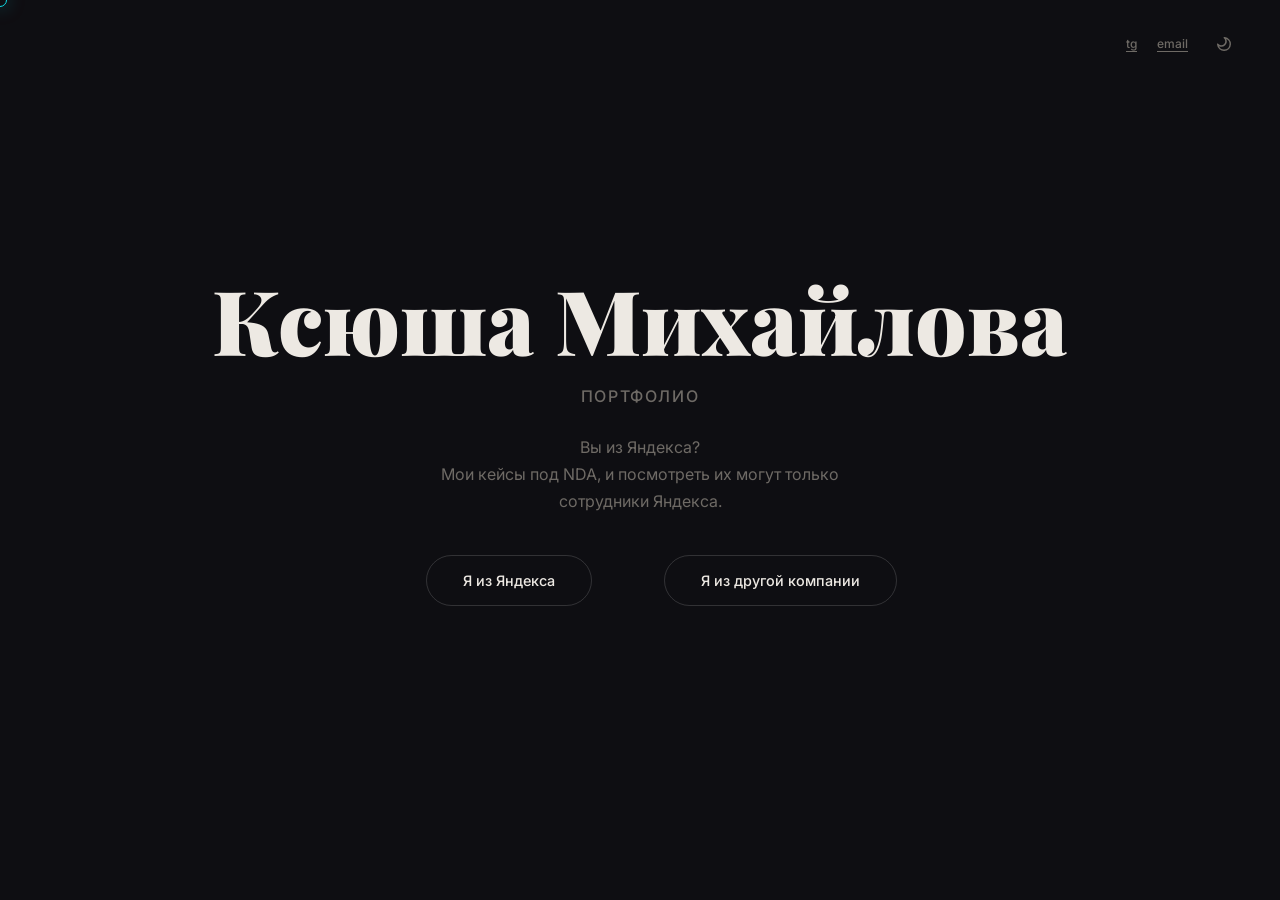
<file: index.html>
<!DOCTYPE html>
<html lang="ru">
<head>
  <meta charset="UTF-8">
  <meta name="viewport" content="width=device-width, initial-scale=1.0">
  <title>Ксюша Михайлова</title>
  <link rel="stylesheet" href="style.css">
  <link rel="stylesheet" href="copilot-robot.css">
  <link rel="preconnect" href="https://fonts.googleapis.com">
  <link rel="preconnect" href="https://fonts.gstatic.com" crossorigin>
  <link href="https://fonts.googleapis.com/css2?family=Inter:wght@400;500&family=Playfair+Display:ital,wght@0,900;1,700;1,900&display=swap" rel="stylesheet">
</head>
<body>

  <div class="cursor" aria-hidden="true"></div>

  <!-- ============= HEADER (visible on all screens) ============= -->
  <div class="frame-tr">
    <span class="frame-tr__name" id="header-name" hidden>Ксюша Михайлова</span>
    <a href="https://t.me/design_igosheva" class="frame-tr__link" target="_blank" rel="noopener noreferrer">tg</a>
    <a href="mailto:igosheva2011@yandex.ru" class="frame-tr__link">email</a>
    <button class="theme-toggle" aria-label="Сменить тему">
      <svg class="theme-toggle__icon theme-toggle__moon" xmlns="http://www.w3.org/2000/svg" width="16" height="16" fill="none" viewBox="0 0 16 16"><path fill="currentColor" fill-rule="evenodd" d="M8 13.5a5.5 5.5 0 0 0 2.263-10.514 5.5 5.5 0 0 1-7.278 7.278A5.5 5.5 0 0 0 8 13.5M1.045 8.795a7.001 7.001 0 1 0 7.75-7.75l-.028-.003A7 7 0 0 0 8 1c-.527 0-.59.842-.185 1.18a4 4 0 0 1 .342.322A4 4 0 1 1 2.18 7.814C1.842 7.41 1 7.474 1 8a7 7 0 0 0 .045.794" clip-rule="evenodd"/></svg>
      <svg class="theme-toggle__icon theme-toggle__sun" xmlns="http://www.w3.org/2000/svg" width="16" height="16" fill="none" viewBox="0 0 16 16"><path fill="currentColor" fill-rule="evenodd" d="M8 3a.75.75 0 0 1-.75-.75V.75a.75.75 0 0 1 1.5 0v1.5A.75.75 0 0 1 8 3m0 7.5a2.5 2.5 0 1 0 0-5 2.5 2.5 0 0 0 0 5M8 12a4 4 0 1 0 0-8 4 4 0 0 0 0 8m-.75 3.25a.75.75 0 0 0 1.5 0v-1.5a.75.75 0 0 0-1.5 0zM13 8a.75.75 0 0 1 .75-.75h1.5a.75.75 0 0 1 0 1.5h-1.5A.75.75 0 0 1 13 8M.75 7.25a.75.75 0 0 0 0 1.5h1.5a.75.75 0 0 0 0-1.5zm10.786-2.786a.75.75 0 0 1 0-1.06l1.06-1.06a.75.75 0 0 1 1.06 1.06l-1.06 1.06a.75.75 0 0 1-1.06 0m-9.193 8.132a.75.75 0 0 0 1.06 1.06l1.062-1.06a.75.75 0 0 0-1.061-1.06zm9.193-1.06a.75.75 0 0 1 1.06 0l1.06 1.06a.75.75 0 0 1-1.06 1.06l-1.06-1.06a.75.75 0 0 1 0-1.06M3.404 2.343a.75.75 0 0 0-1.06 1.06l1.06 1.061a.75.75 0 1 0 1.06-1.06z" clip-rule="evenodd"/></svg>
    </button>
  </div>

  <!-- ============= SPLASH SCREEN ============= -->
  <div class="screen splash" id="splash">
    <div class="splash__content">
      <h1 class="splash__name" id="splash-name">Ксюша Михайлова</h1>
      <p class="splash__role">портфолио</p>
      <p class="splash__desc">Вы&nbsp;из&nbsp;Яндекса?<br>Мои кейсы под&nbsp;NDA, и&nbsp;посмотреть их&nbsp;могут только сотрудники Яндекса.</p>
      <div class="splash__buttons">
        <div class="splash__btn-wrap">
          <button class="splash__btn" data-accent="cyan" id="btn-yandex">Я&nbsp;из&nbsp;Яндекса</button>
          <span class="splash__hint">Увидишь все кейсы подробно, нужен пароль</span>
        </div>
        <div class="splash__btn-wrap">
          <button class="splash__btn" data-accent="violet" id="btn-other">Я&nbsp;из&nbsp;другой компании</button>
          <span class="splash__hint">Получится посмотреть без&nbsp;подробностей</span>
        </div>
      </div>
    </div>
  </div>

  <!-- ============= PASSWORD SCREEN ============= -->
  <div class="screen password-screen" id="password-screen" hidden>
    <div class="password-screen__content">
      <h2 class="password-screen__title">Введи пароль</h2>
      <p class="password-screen__sub">Доступ к&nbsp;NDA-кейсам только для&nbsp;сотрудников Яндекса</p>
      <div class="password-screen__field">
        <input type="password" class="password-screen__input" id="password-input" placeholder="Пароль" autocomplete="off">
        <button class="password-screen__submit" id="password-submit">&rarr;</button>
      </div>
      <p class="password-screen__error" id="password-error" hidden>
        Кажется, ты&nbsp;не&nbsp;из&nbsp;Яндекса. <a href="#" id="error-go-public">Перейди сюда</a> или&nbsp;напиши мне в&nbsp;<a href="https://t.me/design_igosheva" target="_blank" rel="noopener noreferrer">тг</a>, чтобы получить пароль
      </p>
    </div>
  </div>

  <!-- ============= PORTFOLIO (main content) ============= -->
  <div class="screen portfolio" id="portfolio" hidden>

    <div class="frame-tl">Product Designer<br>Яндекс</div>

    <nav class="side-nav">
      <a href="#cases" class="side-nav__link" data-section="cases">Продуктовые кейсы</a>
      <a href="#ds" class="side-nav__link" data-section="ds">Около продукта</a>
      <a href="#process" class="side-nav__link" data-section="process">Как работаю</a>
      <a href="#about" class="side-nav__link" data-section="about">Обо мне</a>
      <a href="#contact" class="side-nav__link" data-section="contact">Контакты</a>
    </nav>

    <!-- HERO -->
    <section class="hero" id="hero">
      <div class="hero__content">
        <h1 class="hero__title">
          <span class="hero__line">Делаю</span>
          <span class="hero__line hero__line--italic hero__line--glow">сложное</span>
          <span class="hero__line">понятным,</span>
          <span class="hero__line hero__line--italic">а&nbsp;понятное&nbsp;— измеримым</span>
        </h1>
      </div>
      <div class="hero__marquee" aria-hidden="true">
        <div class="marquee__track">
          <span>product design</span><span>—</span>
          <span>design systems</span><span>—</span>
          <span>B2B interfaces</span><span>—</span>
          <span>user research</span><span>—</span>
          <span>product design</span><span>—</span>
          <span>design systems</span><span>—</span>
          <span>B2B interfaces</span><span>—</span>
          <span>user research</span><span>—</span>
        </div>
        <div class="marquee__track">
          <span>product design</span><span>—</span>
          <span>design systems</span><span>—</span>
          <span>B2B interfaces</span><span>—</span>
          <span>user research</span><span>—</span>
          <span>product design</span><span>—</span>
          <span>design systems</span><span>—</span>
          <span>B2B interfaces</span><span>—</span>
          <span>user research</span><span>—</span>
        </div>
      </div>
    </section>

    <!-- ПРОДУКТОВЫЕ КЕЙСЫ -->
    <section class="section cases" id="cases">
      <div class="section__head">
        <span class="label">01</span>
        <h2 class="section__title">Продуктовые<br><em data-accent="cyan">кейсы</em></h2>
      </div>

      <p class="section__desc">
        Здесь я&nbsp;собрала проекты, в&nbsp;которых помогала решать продуктовые
        и&nbsp;бизнес-задачи с&nbsp;помощью дизайна. Мне важно не&nbsp;просто показать
        финальный результат, но&nbsp;и&nbsp;рассказать, как&nbsp;я&nbsp;к&nbsp;нему пришла: как&nbsp;разбиралась в&nbsp;контексте, проектировала сложные сценарии, учитывала
        ограничения и&nbsp;доводила решения до&nbsp;запуска.
        <br><span class="nda-note">NDA&nbsp;— только для&nbsp;яндексоидов</span>
      </p>

      <div class="cases__list">
        <a href="case-dashboard.html" class="case-card" data-accent="lime">
          <div class="case-card__glow"></div>
          <div class="case-card__content">
            <span class="card__label">01</span>
            <h3 class="case-card__title">Личный кабинет<br>заказчика</h3>
            <p class="case-card__sub">проектирование с&nbsp;нуля</p>
            <p class="case-card__summary">Единый кабинет при слиянии Янга и&nbsp;Заданий: IA, миграция и&nbsp;координация дизайна</p>
            <span class="case-card__cta case-card__cta--nda">Смотреть кейс &rarr;</span>
            <span class="case-card__cta case-card__cta--public">Подробнее расскажу при&nbsp;встрече</span>
          </div>
          <div class="case-card__preview">
            <img class="case-card__img case-card__img--dark" src="assets/crowdsolutions-labeling-hero.png" width="1200" height="630" alt="Yandex Crowd Solutions — превью с посадочной страницы про разметку данных" loading="lazy" decoding="async">
            <img class="case-card__img case-card__img--light" src="assets/crowdsolutions-labeling-hero.png" width="1200" height="630" alt="Yandex Crowd Solutions — превью с посадочной страницы про разметку данных" loading="lazy" decoding="async">
          </div>
        </a>

        <a href="case-registration.html" class="case-card" data-accent="cyan">
          <div class="case-card__glow"></div>
          <div class="case-card__content">
            <span class="card__label">02</span>
            <h3 class="case-card__title">Регистрация<br>заказчиков</h3>
            <p class="case-card__sub">в&nbsp;Яндекс Заданиях</p>
            <p class="case-card__summary">Самообслуживание для внешних заказчиков вместо ручного заведения через поддержку</p>
            <span class="case-card__cta case-card__cta--nda">Смотреть кейс &rarr;</span>
            <span class="case-card__cta case-card__cta--public">Подробнее расскажу при&nbsp;встрече</span>
          </div>
          <div class="case-card__preview">
            <img class="case-card__img case-card__img--dark" src="assets/first/registration-preview.svg" width="832" height="608" alt="Макет регистрации заказчика" loading="lazy" decoding="async">
            <img class="case-card__img case-card__img--light" src="assets/first/registration-preview.svg" width="832" height="608" alt="Макет регистрации заказчика" loading="lazy" decoding="async">
          </div>
        </a>

        <a href="case-quick-launch.html" class="case-card" data-accent="violet">
          <div class="case-card__glow"></div>
          <div class="case-card__content">
            <span class="card__label">03</span>
            <h3 class="case-card__title">Быстрый запуск<br>проекта</h3>
            <p class="case-card__sub">по&nbsp;разметке</p>
            <p class="case-card__summary">Упрощаем запуск разметки в&nbsp;YCS и&nbsp;встраиваем агента как точку входа в&nbsp;сценарий</p>
            <span class="case-card__cta case-card__cta--nda">Смотреть кейс &rarr;</span>
            <span class="case-card__cta case-card__cta--public">Подробнее расскажу при&nbsp;встрече</span>
          </div>
          <div class="case-card__preview case-card__preview--robot" id="robot-mount">
            <div class="copilot-intro-bubble copilot-intro-bubble--card is-visible" role="status">
              <span class="copilot-intro-bubble-text">Помогу настроить проект</span>
            </div>
          </div>
        </a>
      </div>
    </section>

    <!-- ОКОЛО ПРОДУКТА -->
    <section class="section ds" id="ds">
      <div class="section__head">
        <span class="label">02</span>
        <h2 class="section__title">Около<br><em data-accent="magenta">продукта</em></h2>
      </div>

      <p class="section__desc">
        Лидирую дизайн-систему продукта для&nbsp;веба: составляю
        роадмапы, планирую и&nbsp;распределяю задачи, повышаю
        счастье разработчиков, внедряю AI на&nbsp;системном уровне.
        <br><span class="nda-note">NDA&nbsp;— только для&nbsp;яндексоидов</span>
      </p>

      <div class="ds__grid">
        <div class="card card--vertical card--static" data-accent="magenta">
          <span class="card__label">01</span>
          <h3 class="card__step-title">Дизайн-система</h3>
          <p class="card__desc">Компоненты, токены, роадмап, процессы</p>
        </div>
        <div class="card card--vertical card--static" data-accent="amber">
          <span class="card__label">02</span>
          <h3 class="card__step-title">Дизайн-долг</h3>
          <p class="card__desc">Аудит, приоритизация, системное закрытие</p>
        </div>
        <div class="card card--vertical card--static" data-accent="violet">
          <span class="card__label">03</span>
          <h3 class="card__step-title">Внедрение AI в&nbsp;процессы</h3>
          <p class="card__desc">AI на&nbsp;системном уровне в&nbsp;дизайне и&nbsp;разработке</p>
        </div>
      </div>
    </section>

    <!-- КАК РАБОТАЮ -->
    <section class="section process" id="process">
      <div class="section__head">
        <span class="label">03</span>
        <h2 class="section__title">Как<br><em data-accent="amber">работаю</em></h2>
      </div>

      <div class="process__steps">
        <div class="card card--vertical card--static" data-accent="cyan">
          <span class="card__label">01</span>
          <h3 class="card__step-title">Исследование</h3>
          <p class="card__desc">
            Участвую во&nbsp;всём цикле дискавери: генерю гипотезы,
            провожу исследования, собираю требования. Привлекаю
            тех.&nbsp;команду на&nbsp;ранних этапах для&nbsp;валидации решений.
          </p>
        </div>
        <div class="card card--vertical card--static" data-accent="magenta">
          <span class="card__label">02</span>
          <h3 class="card__step-title">Проектирование</h3>
          <p class="card__desc">
            Несколько вариантов реализации грумлю с&nbsp;командой,
            рабочей группой от&nbsp;заказчика, отделом дизайна.
            Тестирую флоу на&nbsp;конечных пользователях, провожу
            демо для&nbsp;фокус-групп, собираю фидбек.
          </p>
        </div>
        <div class="card card--vertical card--static" data-accent="lime">
          <span class="card__label">03</span>
          <h3 class="card__step-title">Сопровождение</h3>
          <p class="card__desc">
            Контролирую выпуск фичи&nbsp;— провожу дизайн-ревью
            фронта, собираю фидбек от&nbsp;ранних пользователей.
            Инициирую доработки.
          </p>
        </div>
      </div>
    </section>

    <!-- ОБО МНЕ -->
    <section class="section about" id="about">
      <div class="section__head">
        <span class="label">04</span>
        <h2 class="section__title">Обо&nbsp;<em data-accent="violet">мне</em></h2>
      </div>

      <div class="about__layout">
        <div class="about__photo">
          <div class="about__photo-wrap">
            <img src="assets/photo.jpeg" alt="Ксюша Михайлова" class="about__photo-img" loading="lazy" decoding="async">
          </div>
        </div>
        <div class="about__body">
          <ul class="about__list" data-accent="violet">
            <li><strong>Системно</strong> работаю с&nbsp;<strong>дизайн-системами</strong>&nbsp;— проведу <strong>аудит</strong>, <strong>внедрю</strong>, <strong>переведу</strong>, <strong>нарисую</strong></li>
            <li>Давно в&nbsp;<strong>сложных B2B</strong> и&nbsp;<strong>внутренних продуктах</strong>&nbsp;— <strong>сегментирую</strong>, проработаю <strong>ролевку</strong>, контролирую <strong>релизы</strong>, собираю <strong>фидбек</strong></li>
            <li>Много <strong>стейкхолдеров</strong>&nbsp;— обычное дело: не&nbsp;стесняюсь задавать <strong>вопросы</strong> и&nbsp;ставить задачи ни&nbsp;<strong>маркетингу</strong>, ни&nbsp;<strong>юристам</strong>, ко&nbsp;всем схожу, обсужу, договорюсь</li>
            <li>Внедряю <strong>AI</strong> в&nbsp;<strong>процессы</strong>&nbsp;— на&nbsp;<strong>всех стадиях</strong> работы, делюсь <strong>инструментами</strong> и&nbsp;<strong>практиками</strong></li>
            <li><strong>Обучаю</strong> и&nbsp;<strong>погружаю</strong>&nbsp;— люблю развивать и&nbsp;<strong>менторить</strong> малышей, расту через это сама</li>
            <li><strong>Проактивно</strong> подхожу к&nbsp;задачам, не&nbsp;жду, пока кто-то придёт и&nbsp;скажет, что делать. Задаю много <strong>вопросов</strong></li>
          </ul>
        </div>
      </div>
    </section>

    <!-- КОНТАКТЫ -->
    <section class="section contact" id="contact">
      <div class="section__head">
        <span class="label">05</span>
        <h2 class="section__title">Конта<em data-accent="lime">кты</em></h2>
      </div>

      <div class="contact__layout">
        <div class="contact__list">
          <div class="contact-row">
            <span class="contact-row__label">Telegram</span>
            <span class="contact-row__tail">
              <button type="button" class="contact-row__value-btn contact-row--copy" data-copy="@design_igosheva" data-tooltip="Копировать" aria-label="Копировать">
                <span class="contact-row__value">@design_igosheva</span>
              </button>
              <a href="https://t.me/design_igosheva" class="contact-row__go" target="_blank" rel="noopener noreferrer" data-tooltip="Открыть в Telegram" aria-label="Открыть в Telegram"><span class="contact-row__arrow">&rarr;</span></a>
            </span>
          </div>
          <div class="contact-row">
            <span class="contact-row__label">Email</span>
            <span class="contact-row__tail">
              <button type="button" class="contact-row__value-btn contact-row--copy" data-copy="igosheva2011@yandex.ru" data-tooltip="Копировать" aria-label="Копировать">
                <span class="contact-row__value">igosheva2011@yandex.ru</span>
              </button>
              <a href="mailto:igosheva2011@yandex.ru" class="contact-row__go" data-tooltip="Написать" aria-label="Написать"><span class="contact-row__arrow">&rarr;</span></a>
            </span>
          </div>
          <div class="contact-row">
            <span class="contact-row__label">Телефон</span>
            <span class="contact-row__tail">
              <button type="button" class="contact-row__value-btn contact-row--copy" data-copy="+79522632860" data-tooltip="Копировать" aria-label="Копировать">
                <span class="contact-row__value">+7 (952) 263-28-60</span>
              </button>
              <a href="tel:+79522632860" class="contact-row__go" data-tooltip="Позвонить" aria-label="Позвонить"><span class="contact-row__arrow">&rarr;</span></a>
            </span>
          </div>
          <a href="https://spb.hh.ru/resume/8395ce7bff087733650039ed1f6e316b346874" class="contact-row contact-row--link" target="_blank" rel="noopener noreferrer" data-tooltip="Перейти на хх" aria-label="Перейти на хх">Резюме <span class="contact-row__arrow">&rarr;</span></a>
        </div>
      </div>

      <p class="footer__copy">&copy; 2026 Ксюша Михайлова | навайбкодила в&nbsp;Cursor</p>
    </section>

  </div><!-- /portfolio -->

  <script src="copilot-robot.js"></script>
  <script src="script.js"></script>
</body>
</html>
</file>
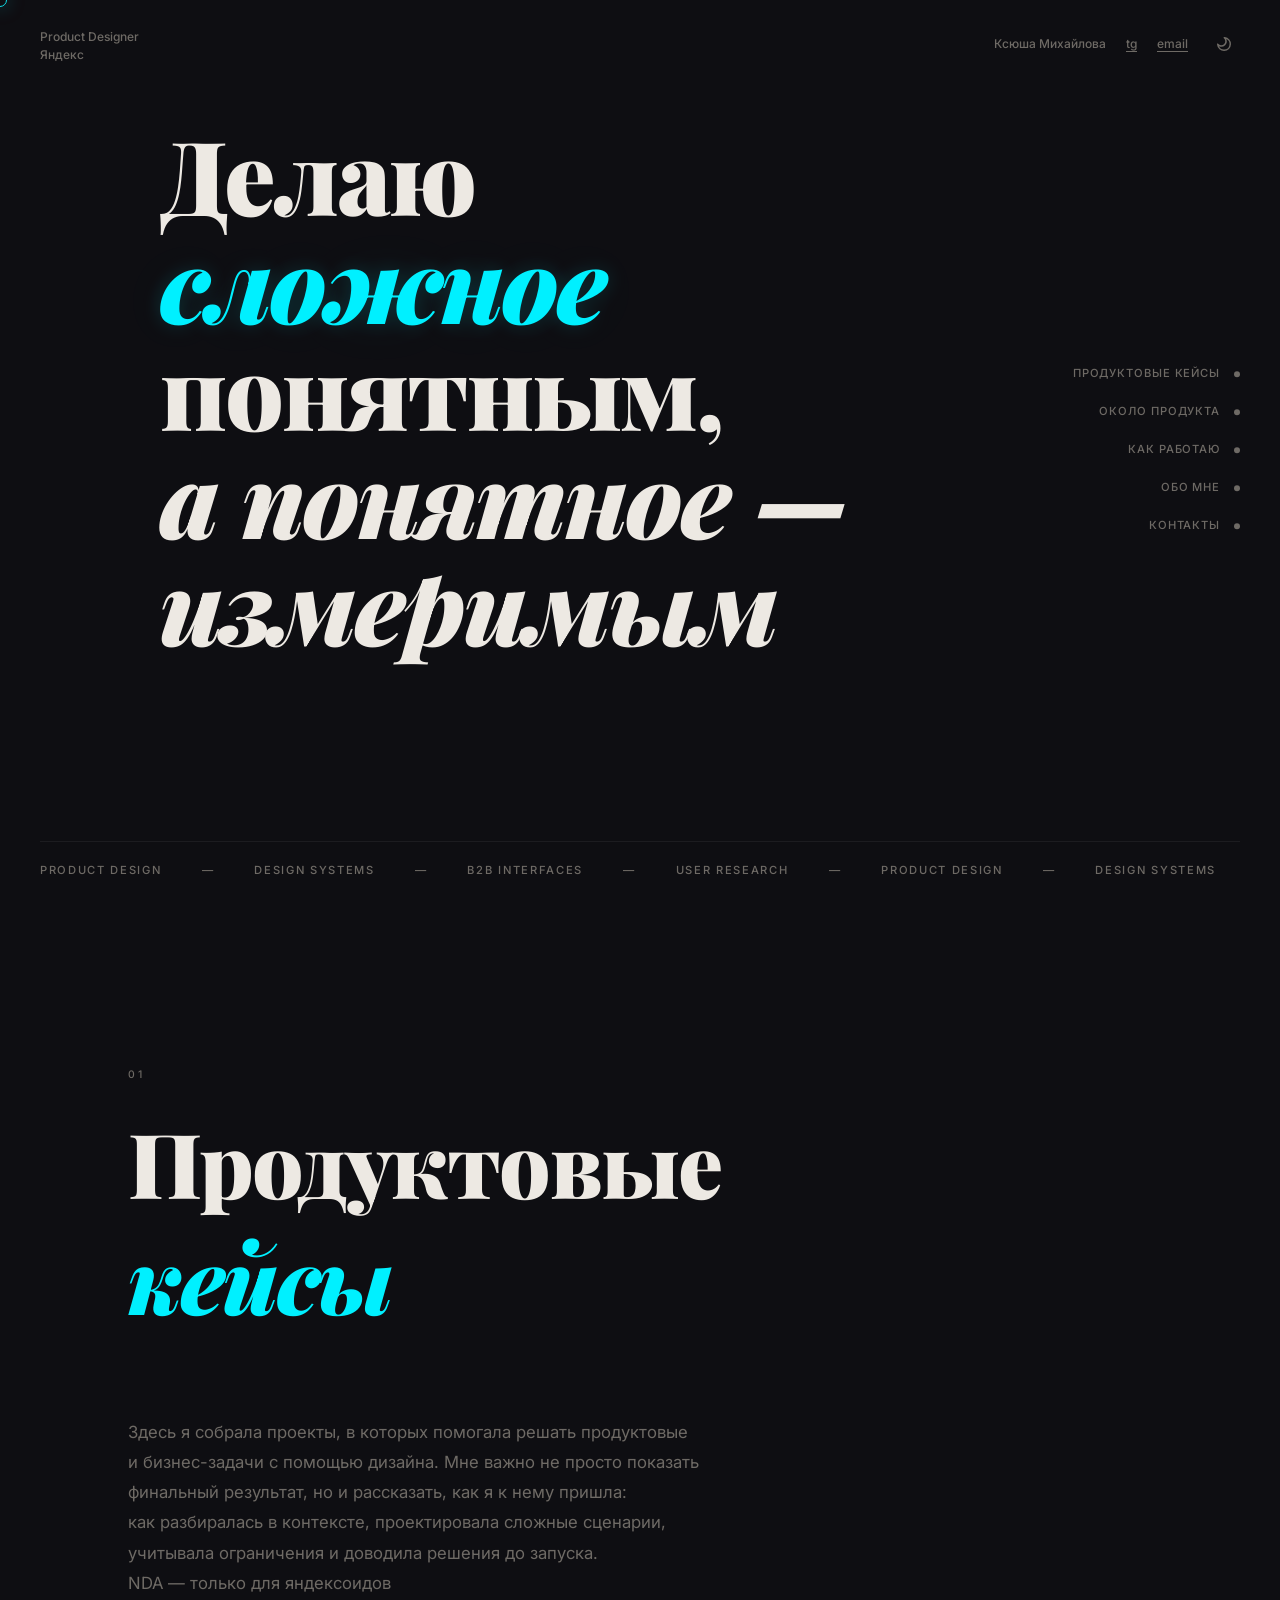
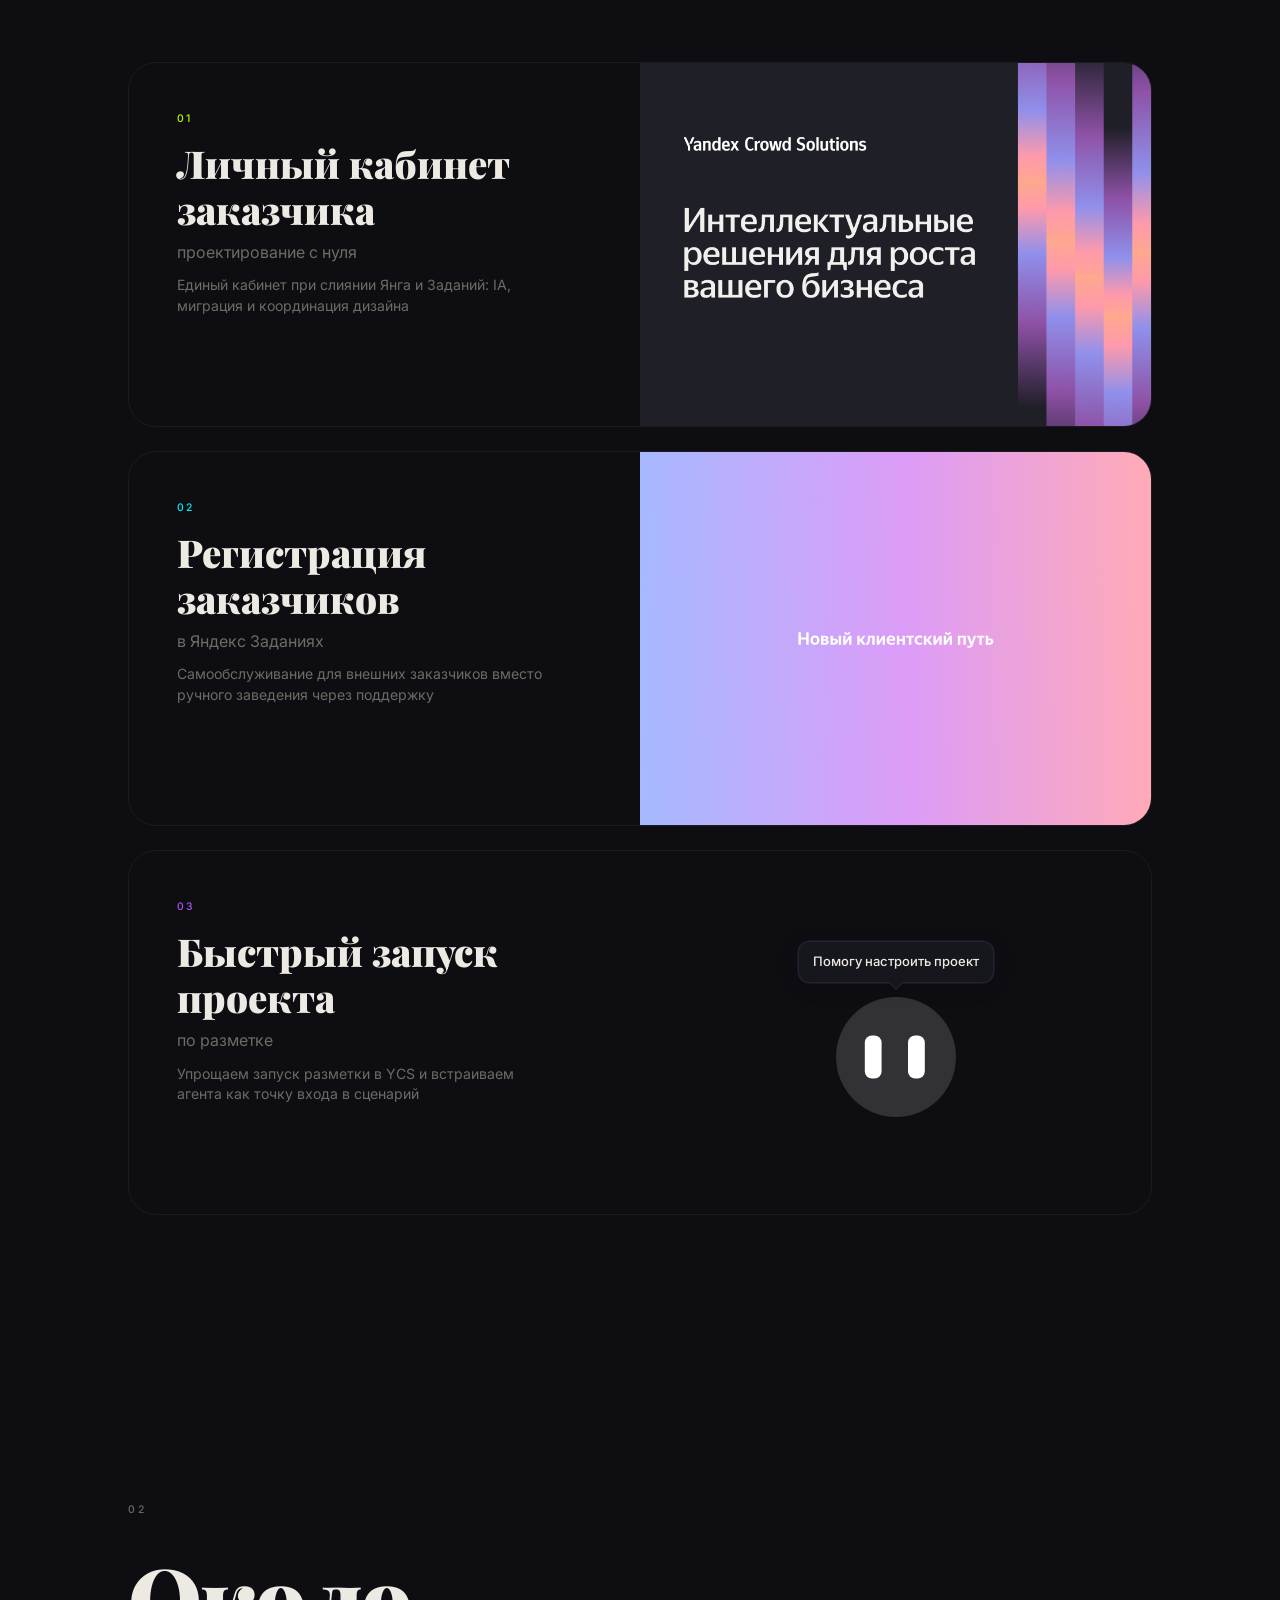
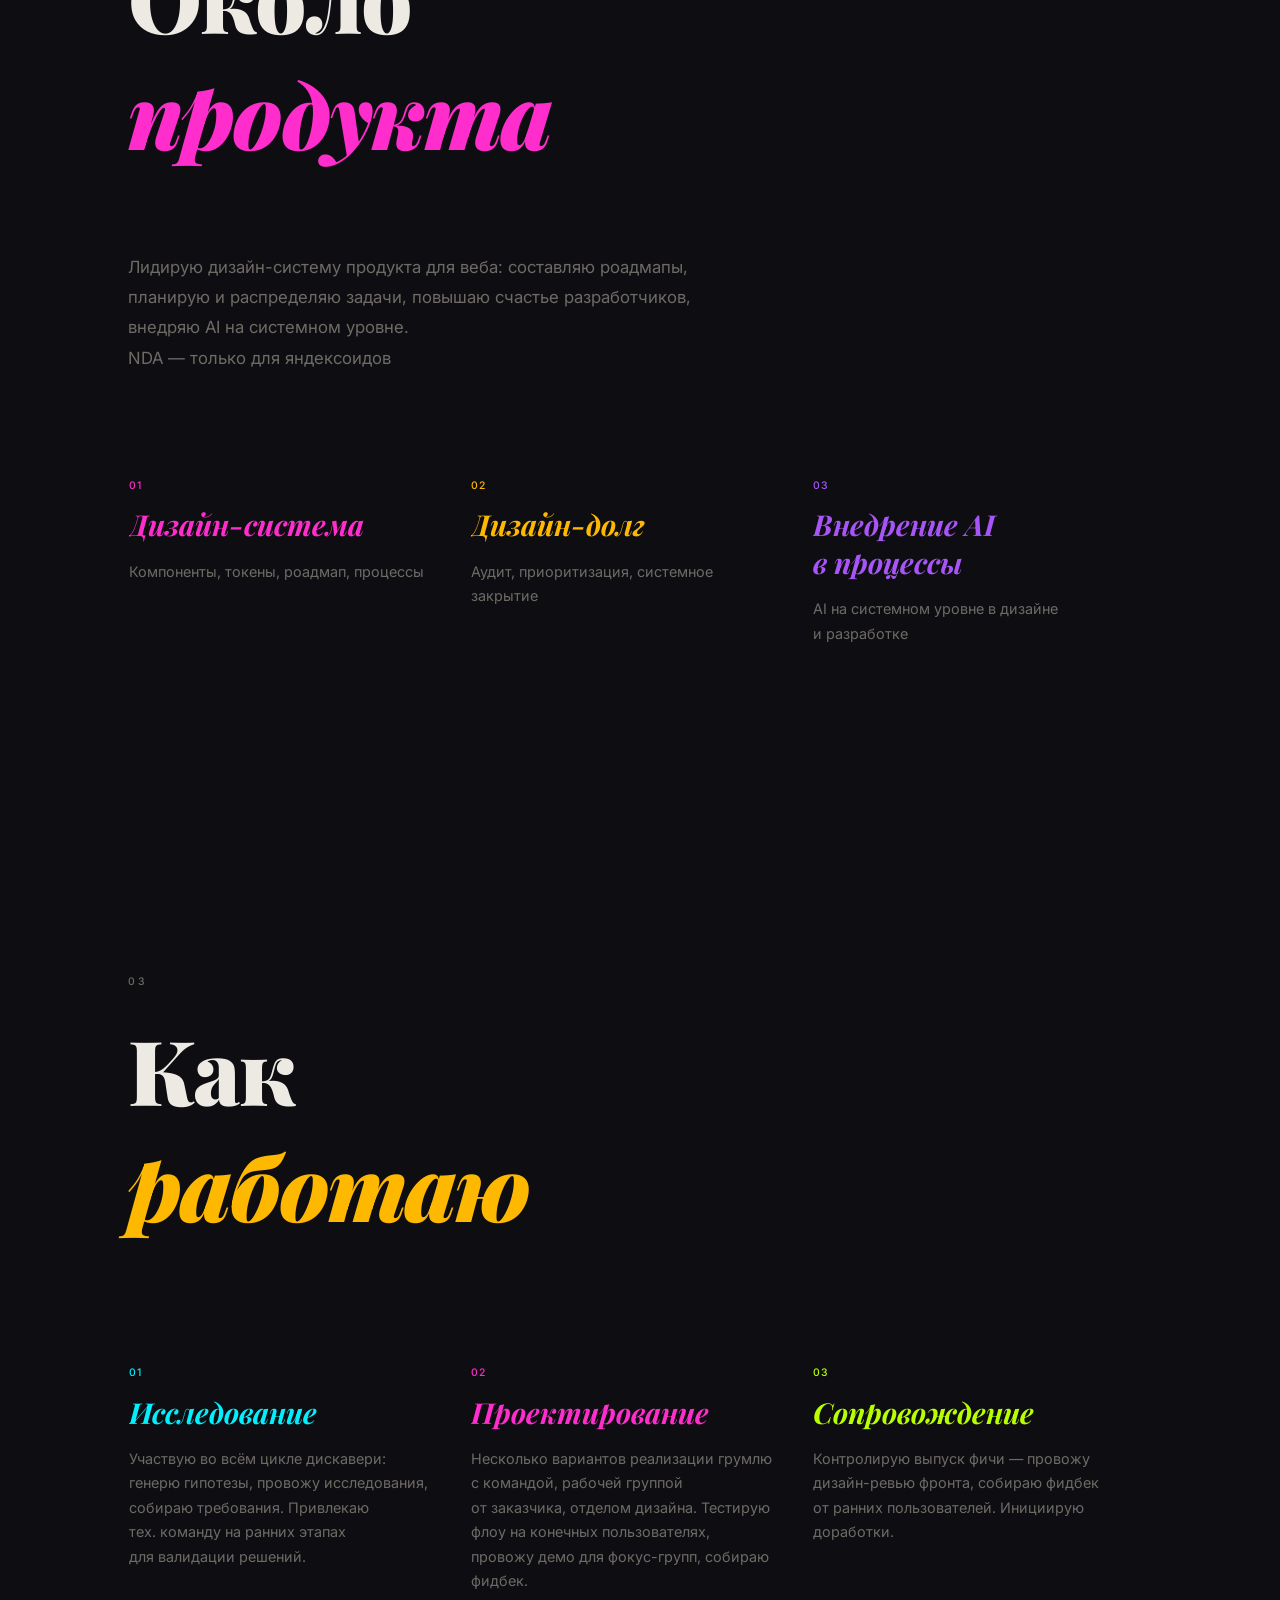
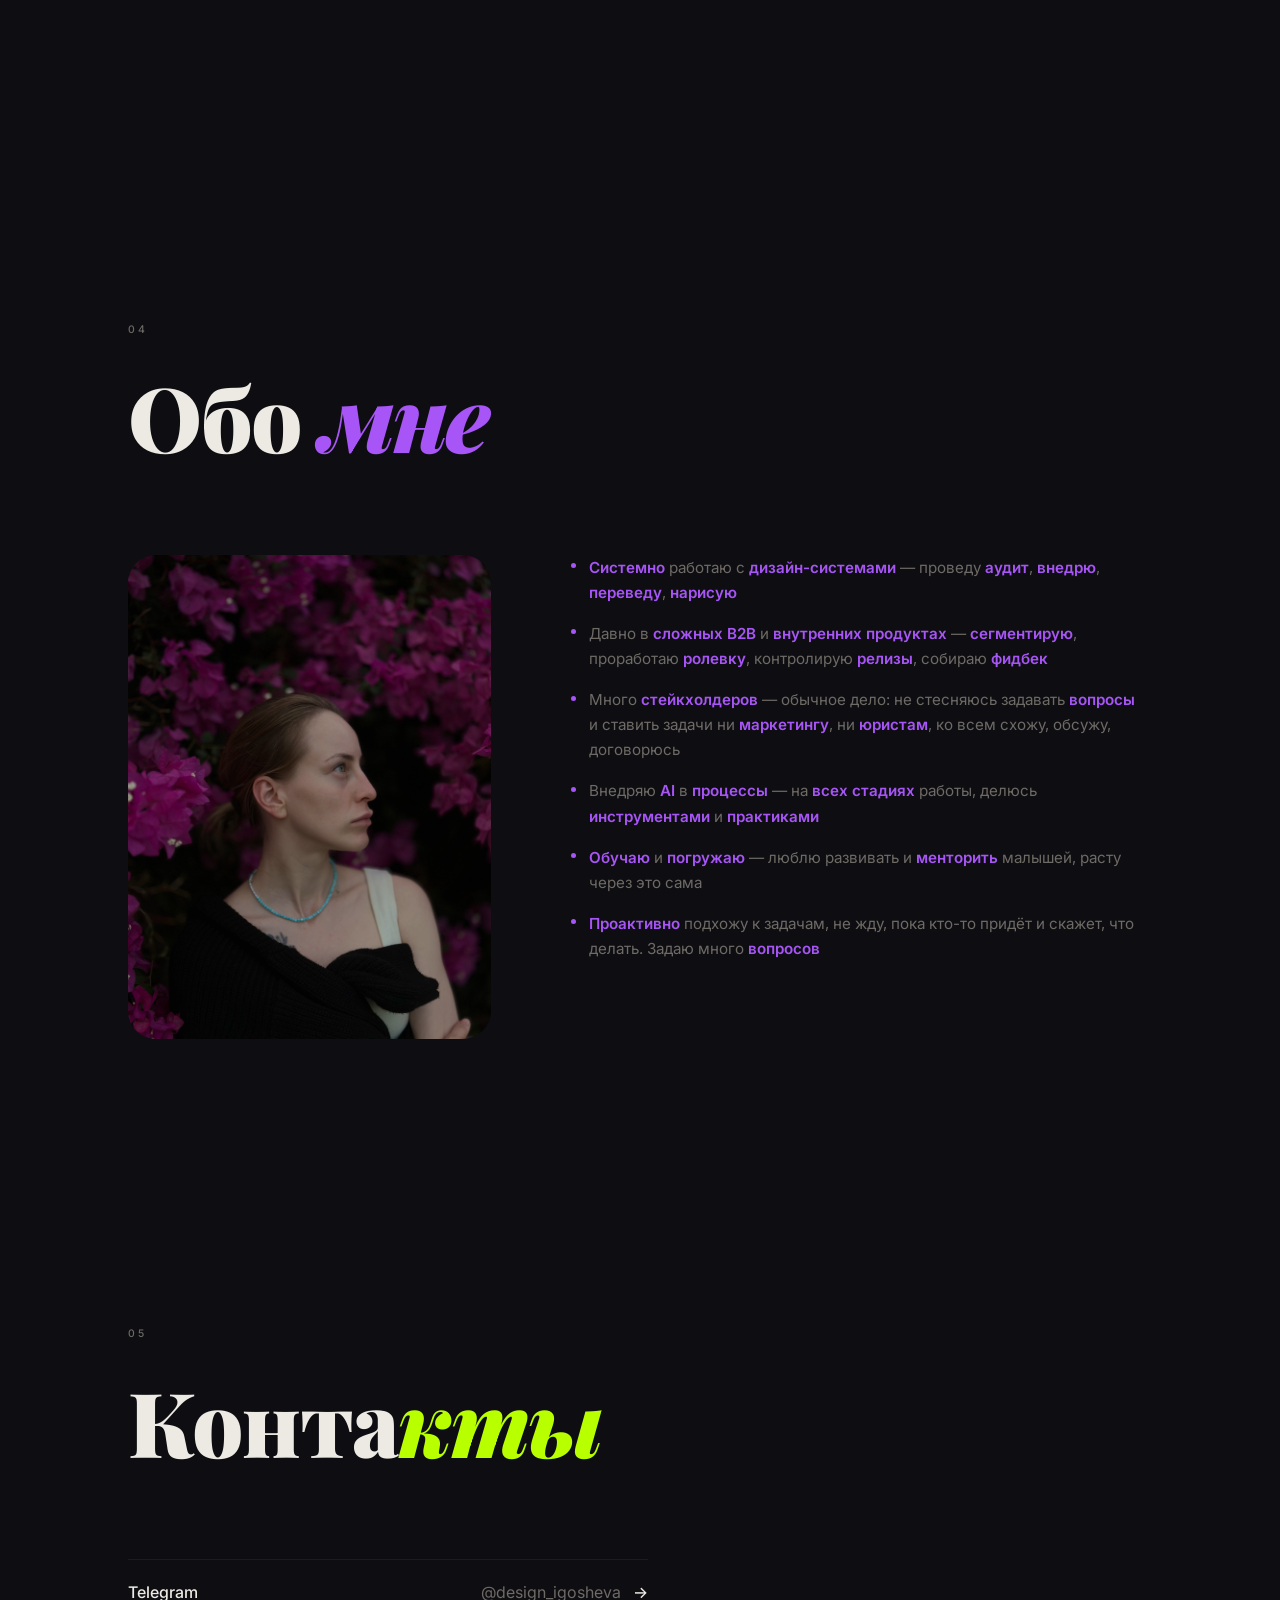
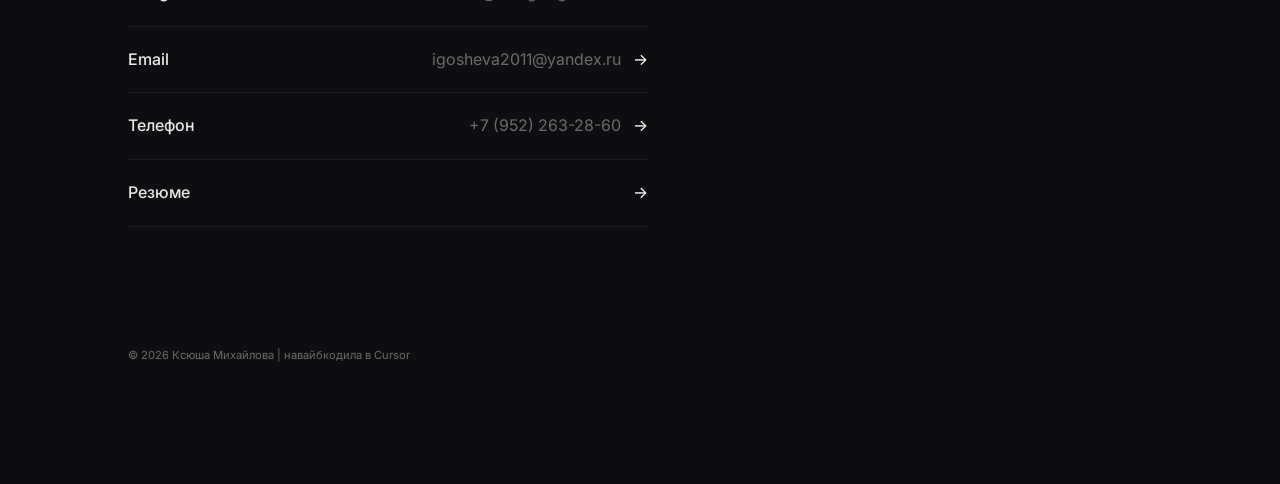
<file: case-dashboard.html>
<!DOCTYPE html>
<html lang="ru">
<head>
  <meta charset="UTF-8">
  <meta name="viewport" content="width=device-width, initial-scale=1.0">
  <script>
    (function () {
      try {
        if (localStorage.getItem('portfolio-nda-unlock') !== '1') {
          location.replace('index.html?view=portfolio');
        }
      } catch (e) {}
    })();
  </script>
  <title>Личный кабинет заказчика — Ксюша Михайлова</title>
  <link rel="stylesheet" href="style.css">
  <link rel="preconnect" href="https://fonts.googleapis.com">
  <link rel="preconnect" href="https://fonts.gstatic.com" crossorigin>
  <link href="https://fonts.googleapis.com/css2?family=Inter:wght@400;500&family=Playfair+Display:ital,wght@0,900;1,700;1,900&display=swap" rel="stylesheet">
</head>
<body>

  <div class="cursor" aria-hidden="true"></div>

  <div class="frame-tr">
    <span class="frame-tr__name">Ксюша Михайлова</span>
    <a href="https://t.me/" class="frame-tr__link">tg</a>
    <a href="mailto:hello@example.com" class="frame-tr__link">email</a>
    <button class="theme-toggle" aria-label="Сменить тему">
      <svg class="theme-toggle__icon theme-toggle__moon" xmlns="http://www.w3.org/2000/svg" width="16" height="16" fill="none" viewBox="0 0 16 16"><path fill="currentColor" fill-rule="evenodd" d="M8 13.5a5.5 5.5 0 0 0 2.263-10.514 5.5 5.5 0 0 1-7.278 7.278A5.5 5.5 0 0 0 8 13.5M1.045 8.795a7.001 7.001 0 1 0 7.75-7.75l-.028-.003A7 7 0 0 0 8 1c-.527 0-.59.842-.185 1.18a4 4 0 0 1 .342.322A4 4 0 1 1 2.18 7.814C1.842 7.41 1 7.474 1 8a7 7 0 0 0 .045.794" clip-rule="evenodd"/></svg>
      <svg class="theme-toggle__icon theme-toggle__sun" xmlns="http://www.w3.org/2000/svg" width="16" height="16" fill="none" viewBox="0 0 16 16"><path fill="currentColor" fill-rule="evenodd" d="M8 3a.75.75 0 0 1-.75-.75V.75a.75.75 0 0 1 1.5 0v1.5A.75.75 0 0 1 8 3m0 7.5a2.5 2.5 0 1 0 0-5 2.5 2.5 0 0 0 0 5M8 12a4 4 0 1 0 0-8 4 4 0 0 0 0 8m-.75 3.25a.75.75 0 0 0 1.5 0v-1.5a.75.75 0 0 0-1.5 0zM13 8a.75.75 0 0 1 .75-.75h1.5a.75.75 0 0 1 0 1.5h-1.5A.75.75 0 0 1 13 8M.75 7.25a.75.75 0 0 0 0 1.5h1.5a.75.75 0 0 0 0-1.5zm10.786-2.786a.75.75 0 0 1 0-1.06l1.06-1.06a.75.75 0 0 1 1.06 1.06l-1.06 1.06a.75.75 0 0 1-1.06 0m-9.193 8.132a.75.75 0 0 0 1.06 1.06l1.062-1.06a.75.75 0 0 0-1.061-1.06zm9.193-1.06a.75.75 0 0 1 1.06 0l1.06 1.06a.75.75 0 0 1-1.06 1.06l-1.06-1.06a.75.75 0 0 1 0-1.06M3.404 2.343a.75.75 0 0 0-1.06 1.06l1.06 1.061a.75.75 0 1 0 1.06-1.06z" clip-rule="evenodd"/></svg>
    </button>
  </div>

  <article class="case-page">

    <a href="index.html?view=portfolio" class="case-page__back">&larr; Назад к&nbsp;портфолио</a>

    <header class="case-page__hero">
      <span class="label" data-accent="lime">Кейс 01</span>
      <h1 class="case-page__title">Личный кабинет<br><em data-accent="lime">заказчика</em></h1>
      <p class="case-page__lead">Как&nbsp;мы&nbsp;шли к&nbsp;единому кабинету при объединении Янга и&nbsp;Заданий и&nbsp;куда пришли</p>
    </header>

    <div class="case-page__summary" data-accent="lime">
      <span class="case-page__summary-label">Коротко о&nbsp;кейсе</span>
      <p>
        Янг и&nbsp;Задания исторически жили как два продукта с&nbsp;разной юридикой, но&nbsp;с&nbsp;общей кодовой базой&nbsp;— команда шла к&nbsp;единому личному кабинету и&nbsp;копированию проектов между платформами.
      </p>
      <p>
        <strong>Моя роль&nbsp;— дизайнер продукта:</strong> концепция и&nbsp;информационная архитектура, согласование с&nbsp;несколькими продактами, затем координация витимов, дизайн-ревью и&nbsp;шаблоны компонентов.
      </p>
      <p>
        Хронология 2024–2026, миграция пользователей; после релиза&nbsp;— аудит и&nbsp;закрытие дизайн-долга.
      </p>
    </div>

    <figure class="case-page__figure">
      <img
        class="case-page__hero-img"
        src="assets/crowdsolutions-labeling-hero.png"
        width="1200"
        height="630"
        alt="Yandex Crowd Solutions — визуал с посадочной страницы про разметку данных"
        loading="eager"
        decoding="async"
      >
      <figcaption class="case-page__caption">
        Визуал с&nbsp;<a href="https://crowdsolutions.yandex.ru/labeling" target="_blank" rel="noopener noreferrer">страницы Yandex Crowd Solutions</a> (раздел про разметку)
      </figcaption>
    </figure>

    <h2>Зачем в&nbsp;кейсе личный кабинет</h2>
    <p>
      Личный кабинет&nbsp;— это упрощение флоу: одна точка входа в&nbsp;разметку заданий, общий список проектов, возможность быстро и&nbsp;просто копировать сущности между платформами.
    </p>

    <h2>Что было до</h2>

    <h3>Два продукта и&nbsp;одна кодовая база</h3>
    <p>
      Раньше было два продукта: Яндекс Задания и&nbsp;Янг. Внутри они ничем не&nbsp;отличались друг от&nbsp;друга, у&nbsp;них была одинаковая кодовая база, мы&nbsp;поддерживали одинаковые фичи для обоих продуктов. С&nbsp;точки зрения дизайна и&nbsp;кода это практически одинаковые продукты.
    </p>

    <div class="case-page__compare-grid" aria-label="Сравнение интерфейса Заданий и Янга">
      <figure class="case-page__figure case-page__figure--compare">
        <img
          class="case-page__hero-img"
          src="assets/tasks.png"
          width="2940"
          height="1674"
          alt="Яндекс Задания: список проектов заказчика"
          loading="lazy"
          decoding="async"
        >
        <figcaption class="case-page__caption">Задания</figcaption>
      </figure>
      <figure class="case-page__figure case-page__figure--compare">
        <img
          class="case-page__hero-img"
          src="assets/yang.png"
          width="2940"
          height="1668"
          alt="Янг: список проектов заказчика"
          loading="lazy"
          decoding="async"
        >
        <figcaption class="case-page__caption">Янг</figcaption>
      </figure>
    </div>
    <p class="case-page__compare-note">
      Один и&nbsp;тот же паттерн интерфейса для заказчика.
    </p>

    <h3>Юридика и&nbsp;типы исполнителей</h3>
    <p>
      Главное отличие&nbsp;— в&nbsp;юридической стороне вопроса: в&nbsp;Янге работают нанятые исполнители. Это исполнители на&nbsp;ГПХ, эксперты, заключившие с&nbsp;контрактором договор о&nbsp;неразглашении. Им&nbsp;мы&nbsp;доверяем сложную экспертную разметку, NDA-данные, чувствительный контент.
    </p>
    <p>
      В&nbsp;Яндекс Заданиях работают самозанятые исполнители. Они не&nbsp;подписывали (за&nbsp;некоторым исключением) никаких договоров, размечают простые задания.
    </p>
    <p>
      В&nbsp;Янге исполнителей меньше, каждый из&nbsp;них стоит дороже. В&nbsp;Заданиях много исполнителей, а&nbsp;стоимость ниже.
    </p>

    <h3>Перенос проектов между платформами</h3>
    <p>
      В&nbsp;теории, чтобы экономить деньги на&nbsp;разметке, можно перекидывать проекты попроще в&nbsp;Задания.
    </p>
    <p>
      Но&nbsp;так как это две независимые платформы, сделать это технически непросто&nbsp;— весь перенос только вручную, а&nbsp;у&nbsp;проектов много настроек.
    </p>
    <p>
      Поэтому на&nbsp;практике проекты чаще заводятся в&nbsp;Янге: это привычно и&nbsp;быстро, достаточно скопировать&nbsp;— и&nbsp;всё заведётся. Так устроено для людей, которым привычнее работать в&nbsp;одной платформе; заказчики в&nbsp;итоге теряют деньги на&nbsp;дорогой разметке там, где справились&nbsp;бы исполнители Заданий.
    </p>

    <h2>Идея объединения</h2>
    <p>
      Идея объединить платформы зрела давно.
    </p>

    <h3>Главный плюс объединения платформ</h3>
    <ul class="case-page__list">
      <li>Пользователь сможет копировать проекты между платформами (в&nbsp;целевом виде мы&nbsp;хотим отказаться от&nbsp;платформ и&nbsp;прийти к&nbsp;другой терминологии, но&nbsp;пока не&nbsp;позволяет легаси).</li>
    </ul>

    <h3>Попутно решаем и&nbsp;другие задачи</h3>
    <ul class="case-page__list">
      <li>ускорение запуска разметки;</li>
      <li>утилизация исполнителей за&nbsp;счёт шаринга между подразделениями;</li>
      <li>внедрение метрик прямо в&nbsp;продукт (сейчас ходят в&nbsp;DataLens);</li>
      <li>снижение затрат на&nbsp;поддержку;</li>
      <li>уменьшение техдолга и&nbsp;bus factor;</li>
      <li>внедрение ИИ и&nbsp;автоматизаций.</li>
    </ul>

    <h2>Информационная архитектура платформы</h2>
    <p>
      На&nbsp;FigJam зафиксирована схема «Платформа»&nbsp;— от&nbsp;корня расходятся разделы продукта для заказчика.
    </p>

    <figure class="case-page__figure case-ia" data-accent="lime" aria-label="Информационная архитектура платформы заказчика: от узла Платформа к разделам продукта">
      <div class="case-ia__diagram">
        <div class="case-ia__root">Платформа</div>
        <div class="case-ia__stem" aria-hidden="true"></div>
        <div class="case-ia__branches">
          <section class="case-ia__card">
            <h3 class="case-ia__title">Витрина услуг</h3>
            <ul class="case-ia__leaves">
              <li>Разметка</li>
              <li>Модерация</li>
              <li>Пешеходный крауд</li>
              <li>Дизайн</li>
              <li>Другие услуги</li>
            </ul>
          </section>
          <section class="case-ia__card">
            <h3 class="case-ia__title">Аналитика (дашборд)</h3>
            <ul class="case-ia__leaves">
              <li>Виджеты: вид, «лампочки», бюджеты, воронки</li>
              <li>Фильтрация</li>
              <li>Подписка на&nbsp;уведомления от&nbsp;виджета</li>
            </ul>
          </section>
          <section class="case-ia__card">
            <h3 class="case-ia__title">Кроссплатформенные проекты <span class="case-ia__badge">NEW</span></h3>
          </section>
          <section class="case-ia__card case-ia__card--wide">
            <h3 class="case-ia__title">Проекты</h3>
            <ul class="case-ia__leaves">
              <li>Группировка, сортировка, аналитика по&nbsp;проекту</li>
              <li>Пулы: боевые, постмодерация, реабилитация, пресеты</li>
              <li>Обучения, инструкции, ответы и&nbsp;агрегации</li>
              <li>Песочница, сравнение моделей/промптов по&nbsp;метрикам</li>
            </ul>
          </section>
          <section class="case-ia__card">
            <h3 class="case-ia__title">Хранилище · AI</h3>
            <ul class="case-ia__leaves">
              <li>Песочница</li>
              <li>Разметка документов, «коробки»</li>
              <li>Сбор датасета</li>
            </ul>
          </section>
          <section class="case-ia__card case-ia__card--wide">
            <h3 class="case-ia__title">Центр управления</h3>
            <ul class="case-ia__leaves">
              <li>Бюджеты: АБЦ, квоты, учёт затрат</li>
              <li>Квотатор: приоритеты, исполнители</li>
            </ul>
          </section>
          <section class="case-ia__card case-ia__card--wide">
            <h3 class="case-ia__title">Навыки и&nbsp;исполнители</h3>
            <ul class="case-ia__leaves">
              <li>Списки, фильтры, карточка, массовые действия</li>
              <li>Команды, роли, блокировки, бонусы</li>
            </ul>
          </section>
          <section class="case-ia__card">
            <h3 class="case-ia__title">Профиль</h3>
            <ul class="case-ia__leaves">
              <li>Пользователи, доступ к&nbsp;аккаунту</li>
              <li>Личные данные, интеграции</li>
              <li>Роботы, Яндекс&nbsp;Диск, хранилища</li>
            </ul>
          </section>
          <section class="case-ia__card">
            <h3 class="case-ia__title">Настройки</h3>
            <ul class="case-ia__leaves">
              <li>Тема: светлая / тёмная / системная</li>
              <li>Язык: RU / EN</li>
            </ul>
          </section>
          <section class="case-ia__card">
            <h3 class="case-ia__title">Уведомления</h3>
            <ul class="case-ia__leaves">
              <li>Новые / прочитанные</li>
            </ul>
          </section>
          <section class="case-ia__card">
            <h3 class="case-ia__title">NDA</h3>
            <ul class="case-ia__leaves">
              <li>Ссылка от&nbsp;безопасности</li>
            </ul>
          </section>
        </div>
      </div>
      <figcaption class="case-page__caption">
        <a href="https://www.figma.com/board/pQF2ikzv96nwg2WB9DM22B/%D0%9A%D1%81%D1%8E%D1%88%D0%B8%D0%BD%D1%8B-%D1%81%D1%85%D0%B5%D0%BC%D1%8B?node-id=196-3953&amp;t=8ekaA3d494okIxwJ-1" target="_blank" rel="noopener noreferrer">Исходная схема в&nbsp;FigJam</a>
      </figcaption>
    </figure>

    <h2>Моя роль</h2>
    <p>
      Я&nbsp;участвовала в&nbsp;самых ранних стратсессиях и&nbsp;брейнштормах, рисовала концепции, информационную архитектуру, планы миграции.
    </p>
    <p>
      С&nbsp;концепцией разной стадии зрелости мы&nbsp;с&nbsp;продактом ходили к&nbsp;конечным пользователям, кураторам, архитекторам, рабочей группе экспертов. В&nbsp;конце концов сформировали видение, утвердили стратегию и&nbsp;выбрали критичные флоу, которые переносим в&nbsp;первую очередь.
    </p>
    <p>
      Это были: запуск проекта, пула, обучение исполнителей, отрисовка создания инструкции и&nbsp;шаблона интерфейса для исполнителей.
    </p>
    <p>
      На&nbsp;этом этапе в&nbsp;проекте было уже 4&nbsp;продакта, каждый приходил ко&nbsp;мне с&nbsp;задачами, иногда противоречивыми. Моей главной задачей стало удержать целостность концепции под шквальным огнём из&nbsp;запросов, рисовать кучу макетов очень быстро и&nbsp;не&nbsp;просыпать по&nbsp;пути никакие идеи и&nbsp;состояния. Это был прям челлендж. Я&nbsp;инициировала встречи для поддержания контекста (мы&nbsp;проводим их до&nbsp;сих пор), постоянно отсылала к&nbsp;информационной архитектуре, наглядно на&nbsp;схемах и&nbsp;макетах показывала, почему два решения не&nbsp;могут существовать одновременно.
    </p>
    <p>
      Но&nbsp;мы&nbsp;смогли проработать много нюансов, продакты защитили концепцию, и&nbsp;в&nbsp;новое полугодие пошли уже не&nbsp;одной командой, а&nbsp;тремя витимами, в&nbsp;каждом из&nbsp;которых был дизайнер.
    </p>
    <p>
      С&nbsp;этого времени моей задачей стало не&nbsp;только самой рисовать и&nbsp;не&nbsp;просыпать, но&nbsp;и&nbsp;координировать ребят, погружать их в&nbsp;особенности и&nbsp;нюансы. Я&nbsp;проводила много дизайн-ревью, следила за&nbsp;консистентностью, вникала во&nbsp;все процессы всех команд, создала шаблоны для большинства компонентов.
    </p>

    <h3>Хронология</h3>
    <ul class="case-page__list">
      <li>2024, Q3–Q4&nbsp;— начало работы над концепцией;</li>
      <li>2025&nbsp;— разделение команды продукта на&nbsp;витимы, детальная проработка, начало миграции;</li>
      <li>2026&nbsp;— внедряем новые фичи в&nbsp;ЛК; Янг и&nbsp;Задания остаются только на&nbsp;поддержке (не&nbsp;разрабатываем новое для них).</li>
    </ul>

    <h3>Цифры</h3>
    <ul class="case-page__list">
      <li>35 исследовательских сессий самостоятельно или в&nbsp;паре с&nbsp;продактом на&nbsp;этапе формирования концепции;</li>
      <li>5 основных и&nbsp;больше 20 дополнительных флоу проработали для миграции;</li>
      <li>10 изменений претерпела концепция, а&nbsp;потом я&nbsp;перестала считать. «Я всё перепридумала»&nbsp;— была моей фразой полугодия, у&nbsp;нас даже есть что-то вроде командного мема на&nbsp;эту тему (мы&nbsp;смеёмся над ним, скрывая боль).</li>
    </ul>

    <p>
      Работа над личным кабинетом ещё идёт и&nbsp;будет продолжаться ещё долго. Сейчас мы&nbsp;мигрировали первых пользователей, собираем фидбек.
    </p>
    <p>
      Техкоманда очень торопилась выпустить релиз, поэтому мы&nbsp;договорились, что не&nbsp;будем сильно придираться к&nbsp;визуалу, не&nbsp;будем требовать пиксель-перфект. Это было ошибкой и&nbsp;породило кучу дизайн-долга. В&nbsp;начале 2026 года я&nbsp;провела полный аудит продукта и&nbsp;выявила порядка 50&nbsp;моментов, которые требовали изменений; завела на&nbsp;это тикет с&nbsp;дизайн-долгом и&nbsp;продвигаю, чтобы его разбирали. Получилось закрыть уже больше половины.
    </p>
    <p>
      Так как я&nbsp;стояла у&nbsp;самых истоков работы над ЛК, я&nbsp;воспринимаю его как своё детище. Мы&nbsp;вместе росли и&nbsp;менялись, прошли несколько стадий зрелости.
    </p>

    <div class="case-page__resources" data-accent="lime">
      <span class="case-page__resources-label">Макеты</span>
      <ul class="case-page__resources-list">
        <li>
          <a href="https://www.figma.com/board/pQF2ikzv96nwg2WB9DM22B/%D0%9A%D1%81%D1%8E%D1%88%D0%B8%D0%BD%D1%8B-%D1%81%D1%85%D0%B5%D0%BC%D1%8B?node-id=196-3953&amp;t=8ekaA3d494okIxwJ-1" target="_blank" rel="noopener noreferrer">FigJam&nbsp;— ИА платформы заказчика</a>
        </li>
        <li>
          <a href="https://www.figma.com/design/cXRtzdyAUfiA9mCcCEPv8t/%D0%9F%D1%80%D0%BE%D0%B5%D0%BA%D1%82%D1%8B-%D0%B8-%D0%BF%D1%83%D0%BB%D1%8B?node-id=16206-245464&amp;t=BXLyjK4xxWo1tTR3-1" target="_blank" rel="noopener noreferrer">Figma&nbsp;— «Проекты и пулы»</a>
        </li>
        <li>
          <a href="https://www.figma.com/design/phLlXdm2O67LhIXoFTuSxG/%D0%A6%D0%B5%D0%BD%D1%82%D1%80-%D1%83%D0%BF%D1%80%D0%B0%D0%B2%D0%BB%D0%B5%D0%BD%D0%B8%D1%8F?node-id=647-94758&amp;t=V12UuydJeAE0zmRX-1" target="_blank" rel="noopener noreferrer">Figma&nbsp;— «Центр управления»</a>
        </li>
      </ul>
    </div>

    <figure class="case-page__figure">
      <img
        class="case-page__hero-img"
        src="assets/lk.png"
        width="2940"
        height="1668"
        alt="Единый личный кабинет: список проектов с колонками Бизнес и Крауд"
        loading="lazy"
        decoding="async"
      >
      <figcaption class="case-page__caption">
        Единый ЛК после сращивания: проекты в&nbsp;одном интерфейсе
      </figcaption>
    </figure>

    <a href="index.html?view=portfolio" class="case-page__back case-page__back--bottom">&larr; Назад к&nbsp;портфолио</a>

  </article>

  <script src="script.js"></script>
</body>
</html>
</file>
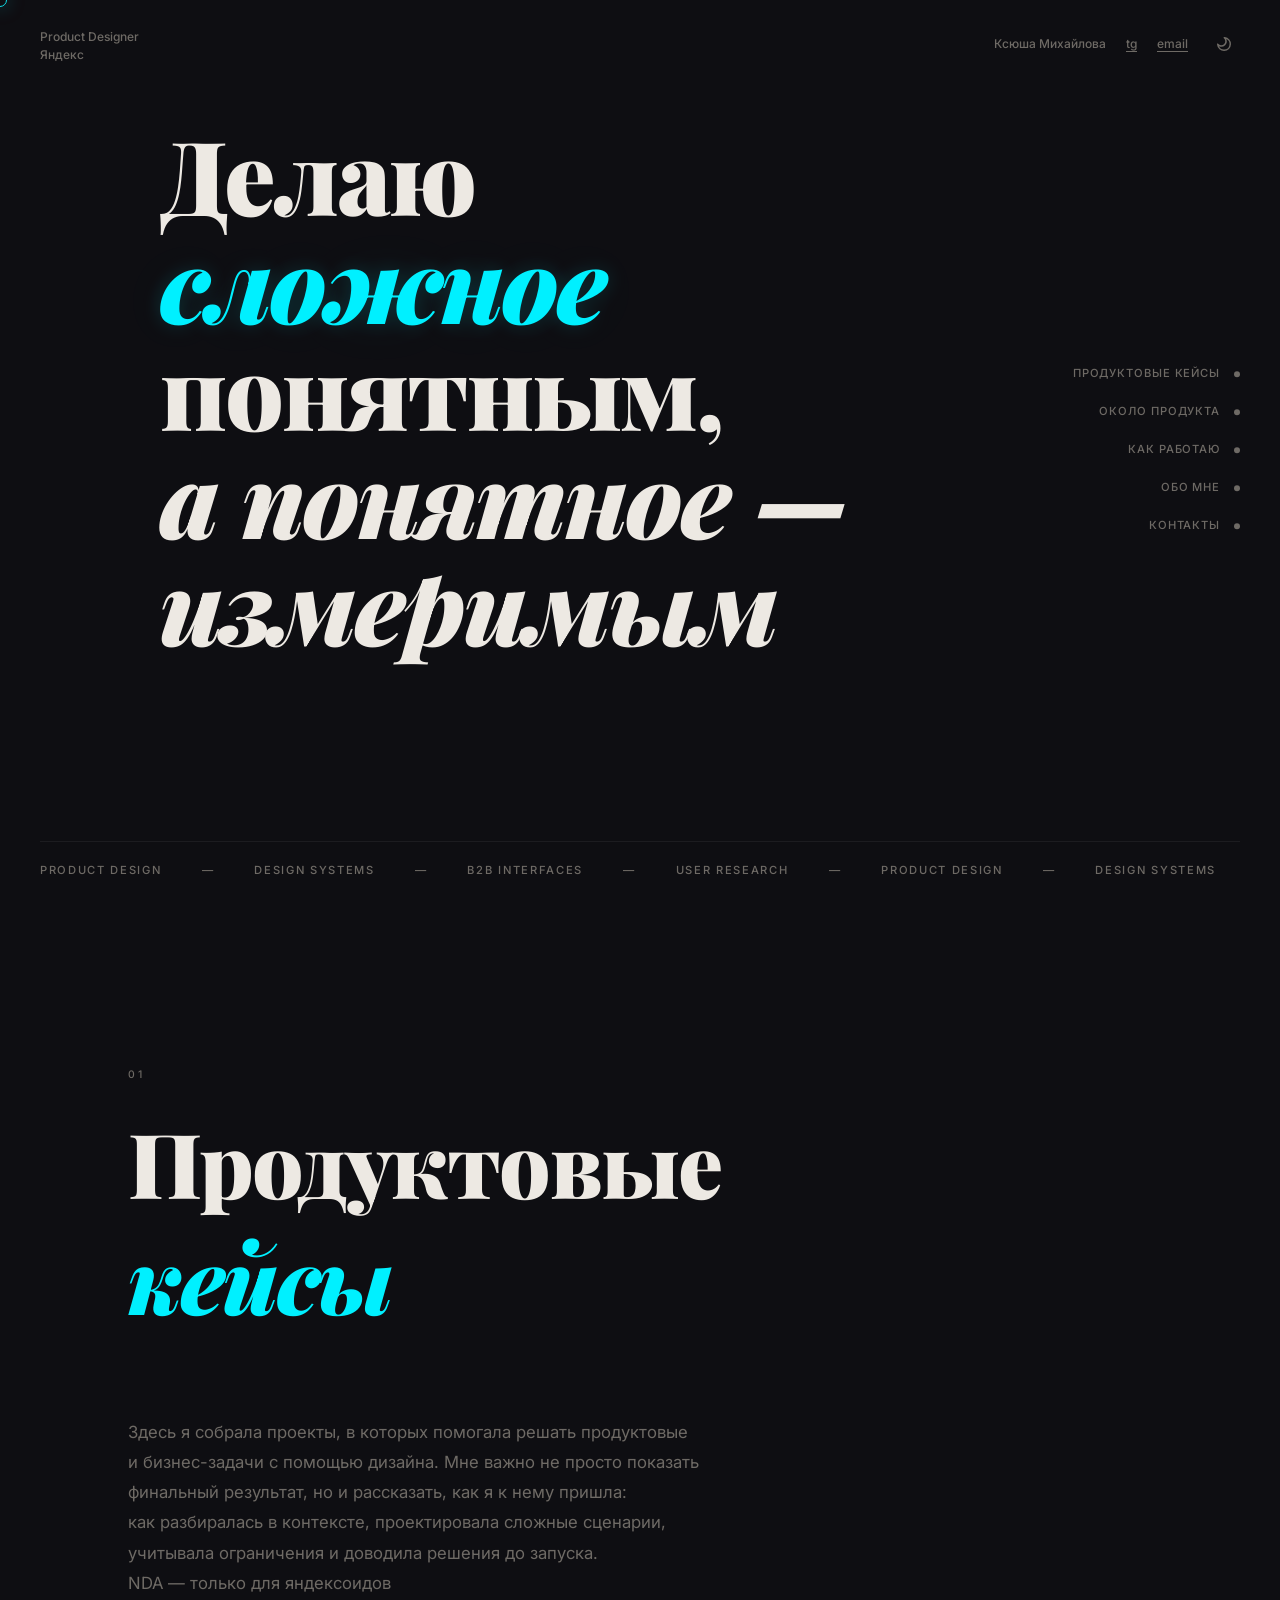
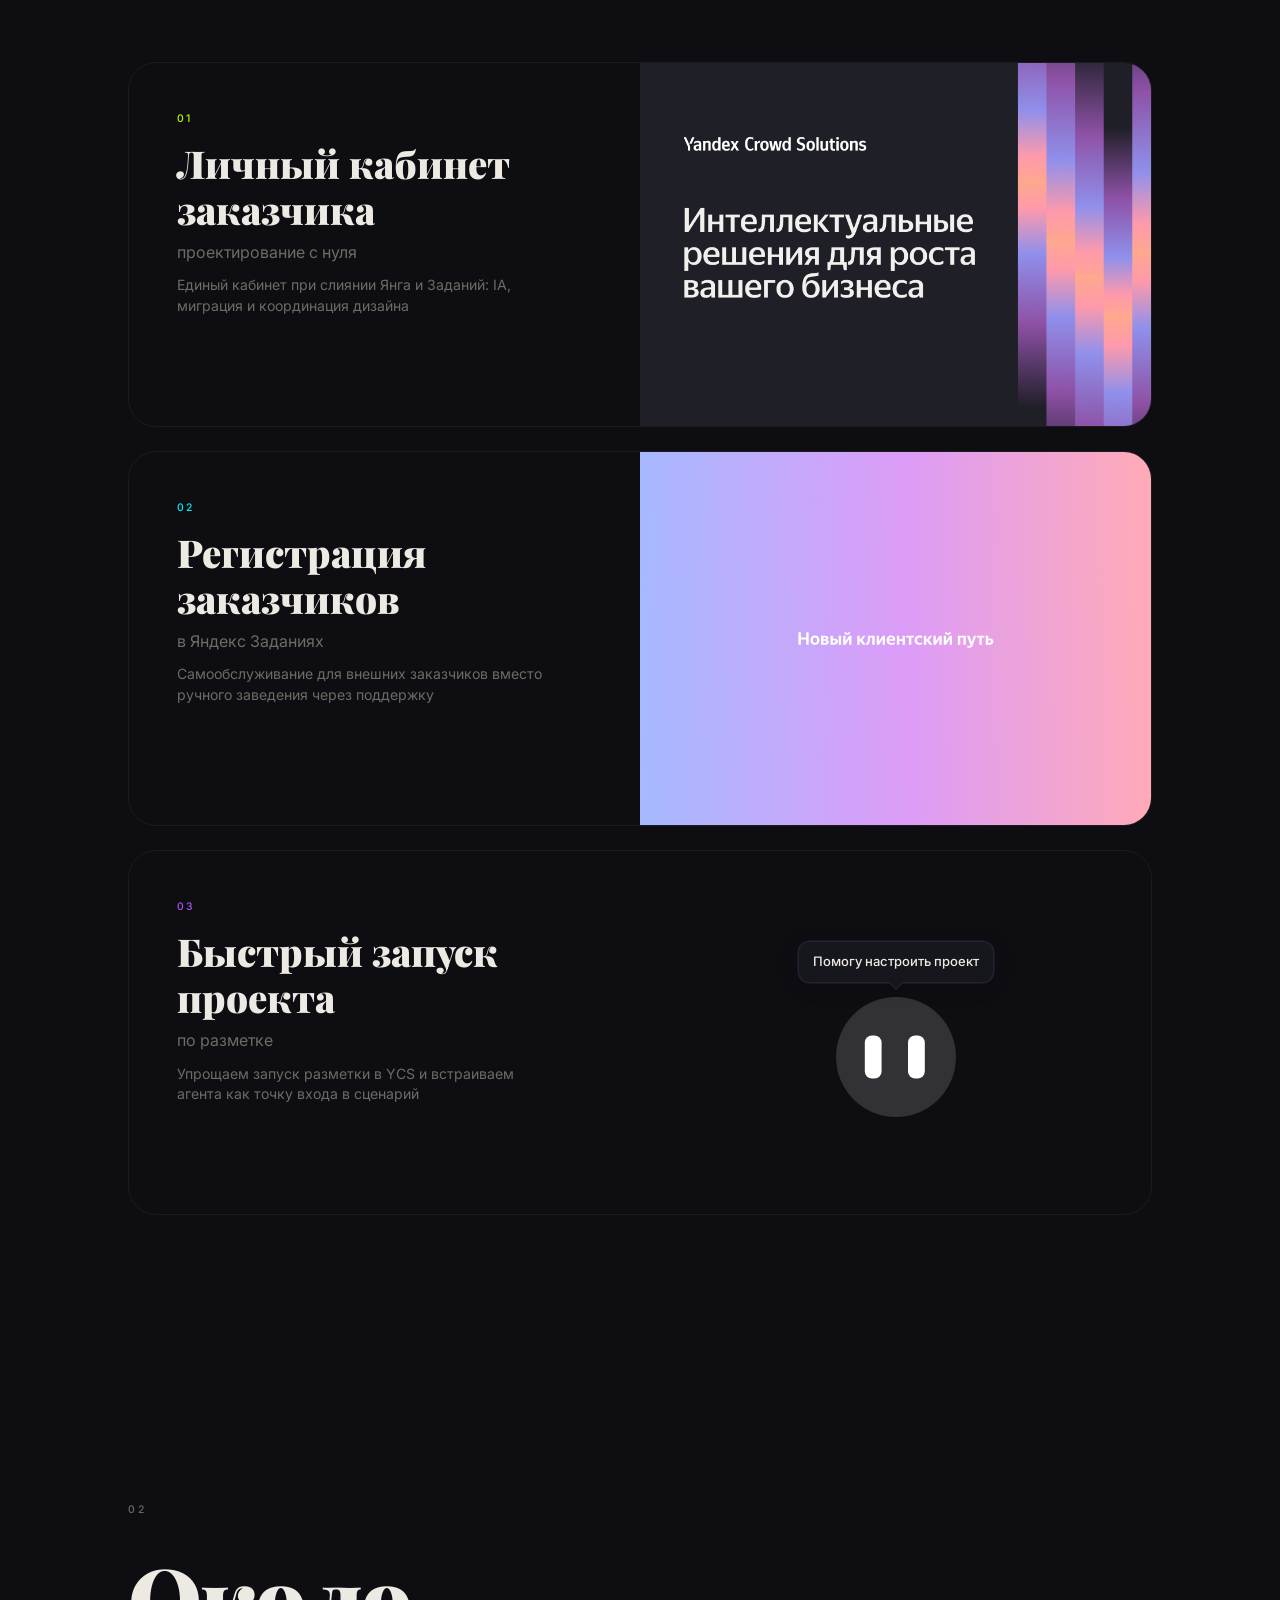
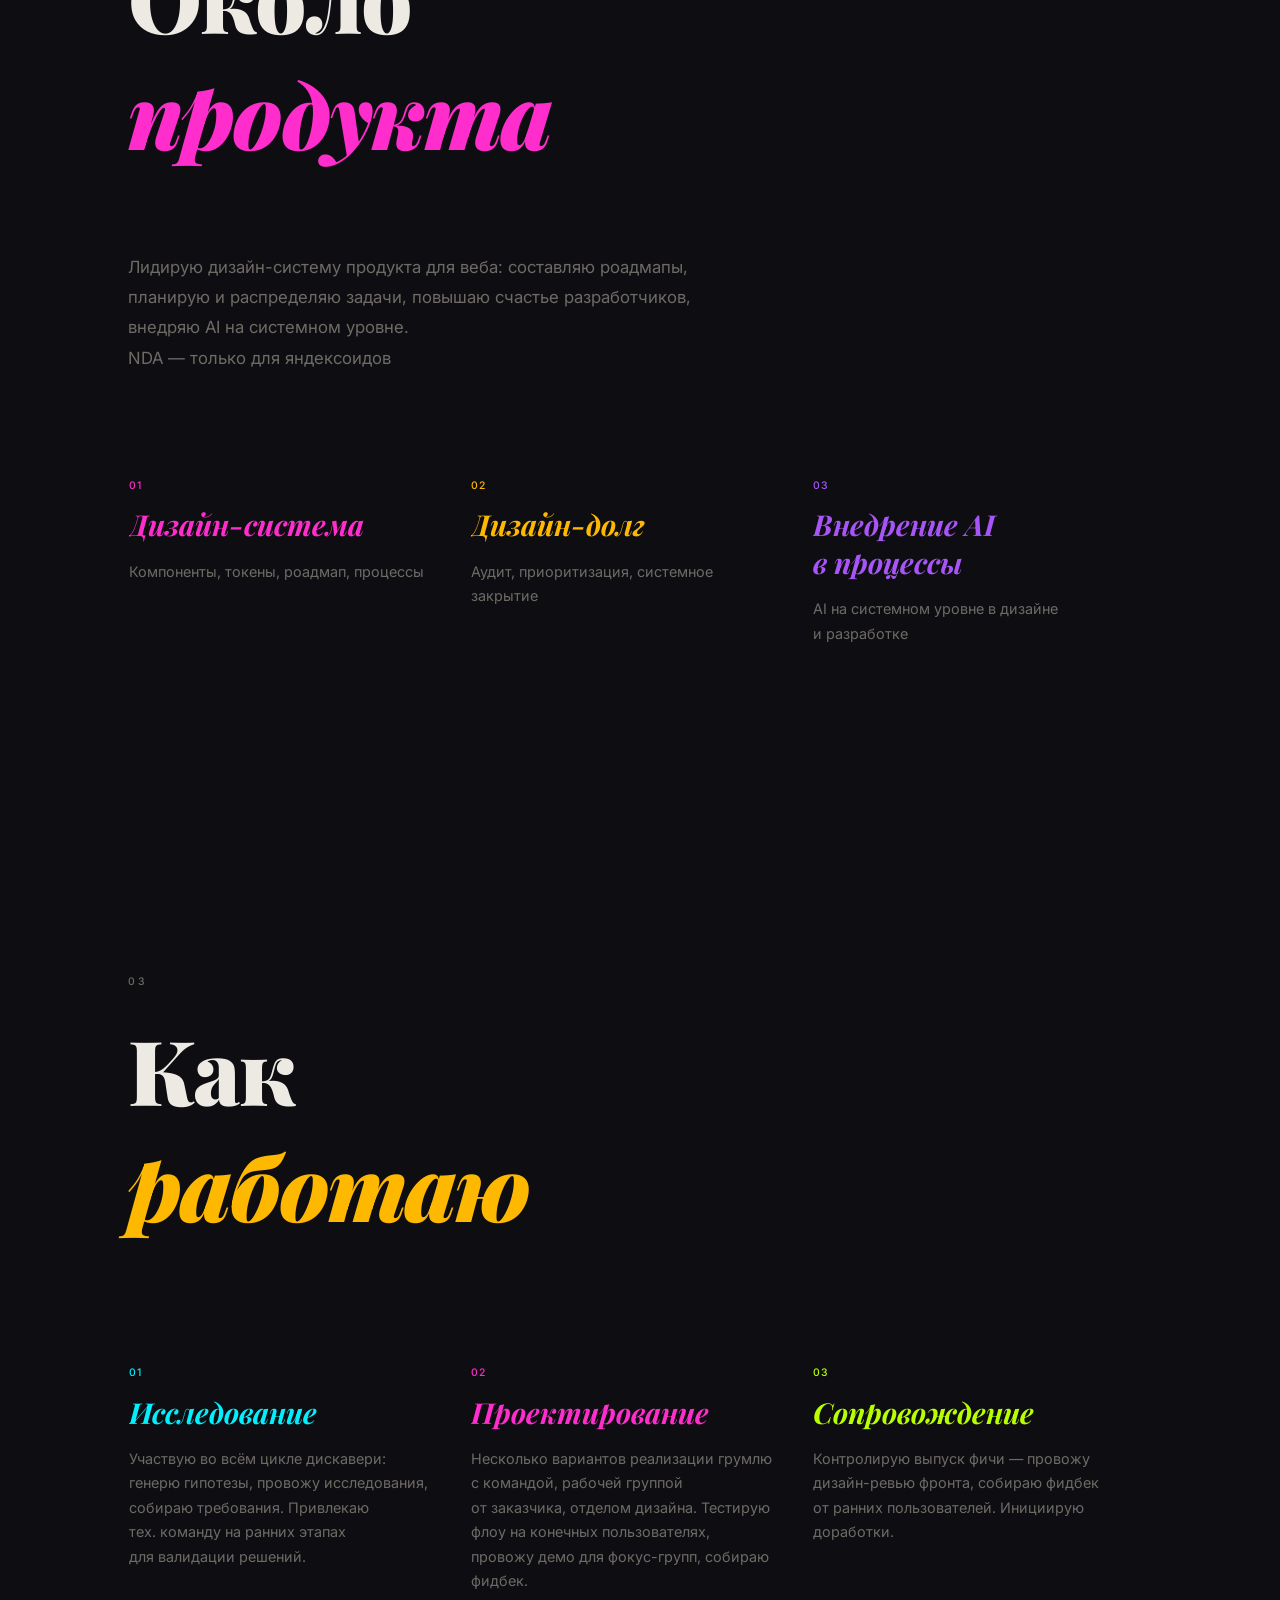
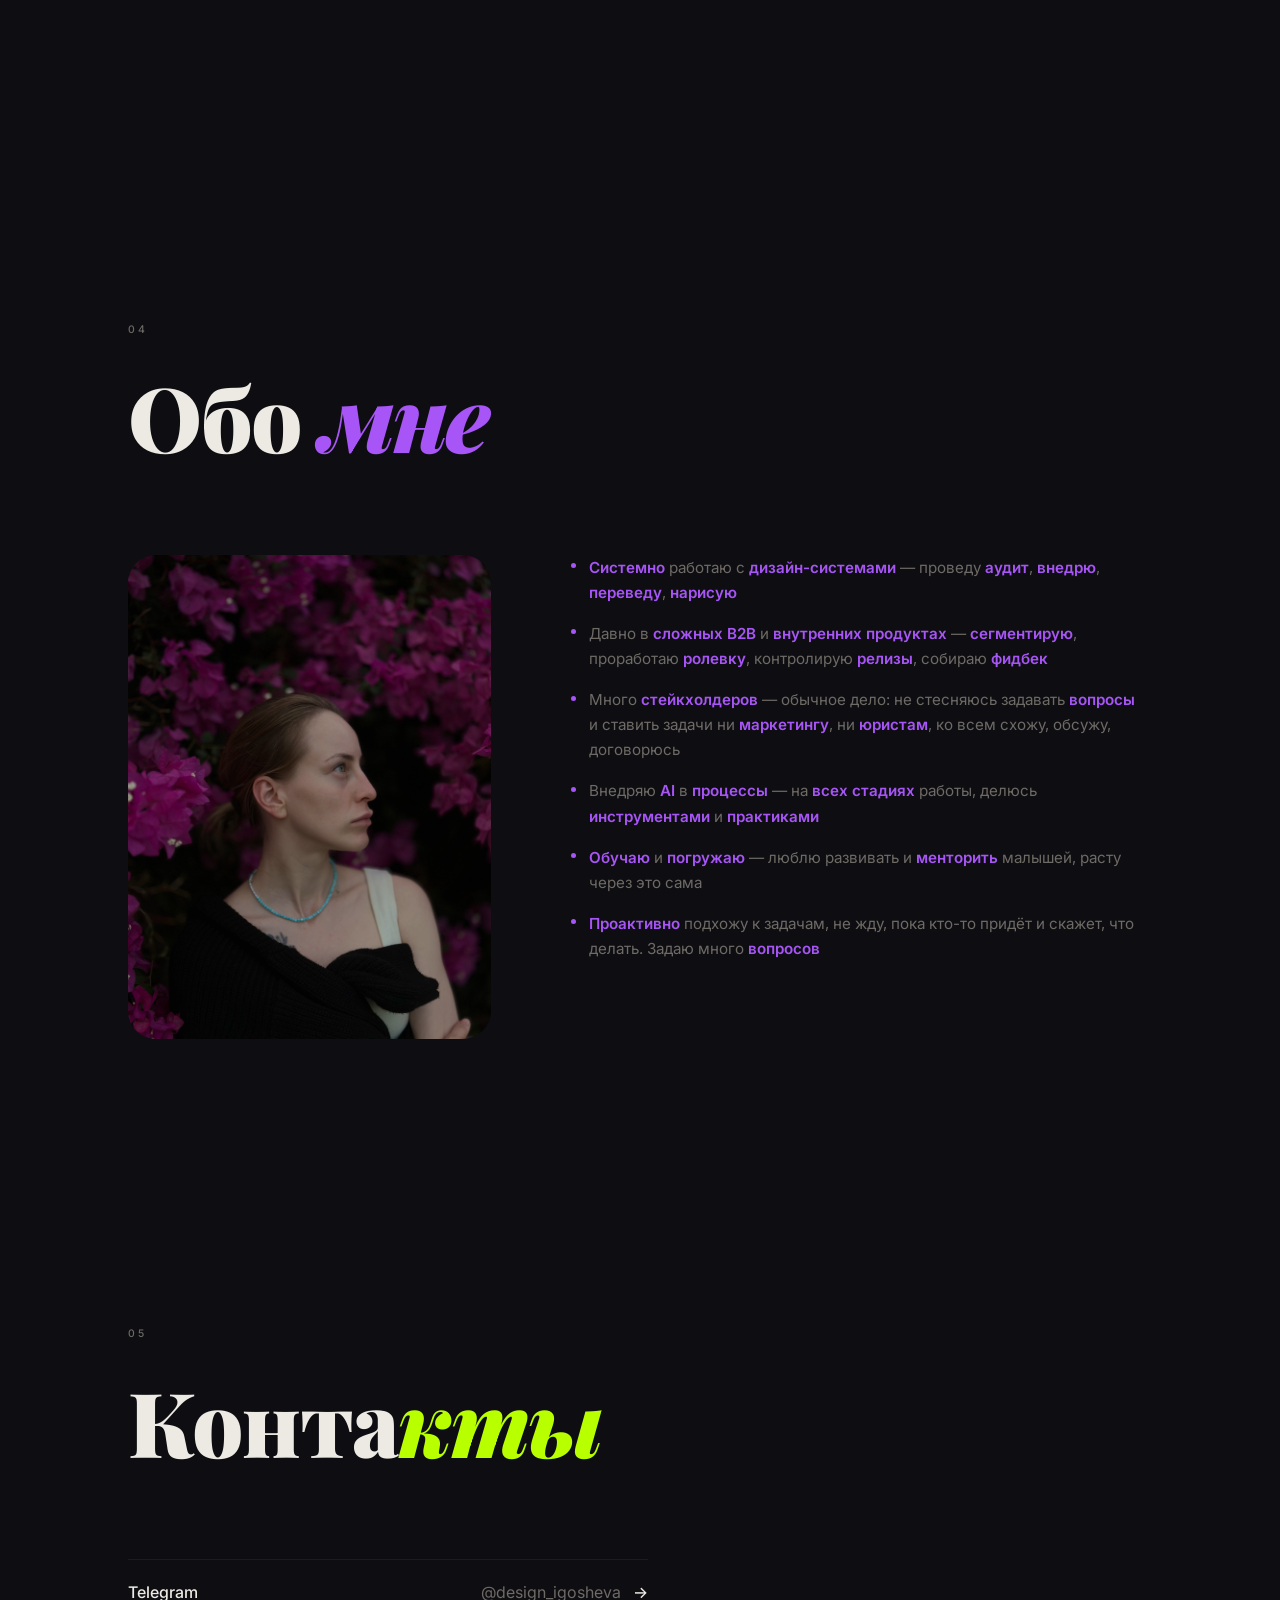
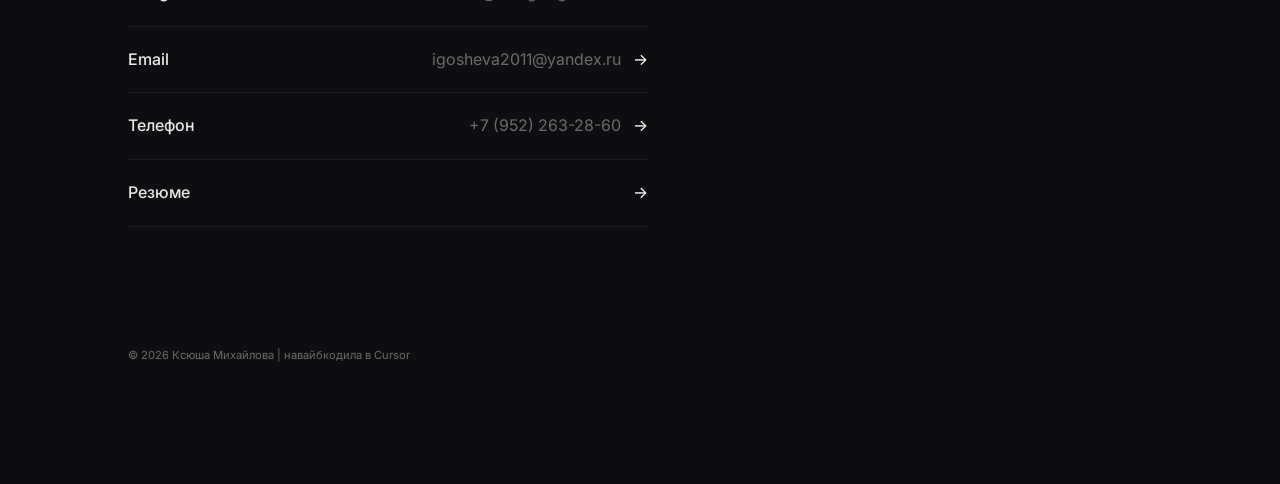
<file: case-quick-launch.html>
<!DOCTYPE html>
<html lang="ru">
<head>
  <meta charset="UTF-8">
  <meta name="viewport" content="width=device-width, initial-scale=1.0">
  <script>
    (function () {
      try {
        if (localStorage.getItem('portfolio-nda-unlock') !== '1') {
          location.replace('index.html?view=portfolio');
        }
      } catch (e) {}
    })();
  </script>
  <title>Быстрый запуск проекта — Ксюша Михайлова</title>
  <link rel="stylesheet" href="style.css">
  <link rel="preconnect" href="https://fonts.googleapis.com">
  <link rel="preconnect" href="https://fonts.gstatic.com" crossorigin>
  <link href="https://fonts.googleapis.com/css2?family=Inter:wght@400;500&family=Playfair+Display:ital,wght@0,900;1,700;1,900&display=swap" rel="stylesheet">
</head>
<body>

  <div class="cursor" aria-hidden="true"></div>

  <div class="frame-tr">
    <span class="frame-tr__name">Ксюша Михайлова</span>
    <a href="https://t.me/" class="frame-tr__link">tg</a>
    <a href="mailto:hello@example.com" class="frame-tr__link">email</a>
    <button class="theme-toggle" aria-label="Сменить тему">
      <svg class="theme-toggle__icon theme-toggle__moon" xmlns="http://www.w3.org/2000/svg" width="16" height="16" fill="none" viewBox="0 0 16 16"><path fill="currentColor" fill-rule="evenodd" d="M8 13.5a5.5 5.5 0 0 0 2.263-10.514 5.5 5.5 0 0 1-7.278 7.278A5.5 5.5 0 0 0 8 13.5M1.045 8.795a7.001 7.001 0 1 0 7.75-7.75l-.028-.003A7 7 0 0 0 8 1c-.527 0-.59.842-.185 1.18a4 4 0 0 1 .342.322A4 4 0 1 1 2.18 7.814C1.842 7.41 1 7.474 1 8a7 7 0 0 0 .045.794" clip-rule="evenodd"/></svg>
      <svg class="theme-toggle__icon theme-toggle__sun" xmlns="http://www.w3.org/2000/svg" width="16" height="16" fill="none" viewBox="0 0 16 16"><path fill="currentColor" fill-rule="evenodd" d="M8 3a.75.75 0 0 1-.75-.75V.75a.75.75 0 0 1 1.5 0v1.5A.75.75 0 0 1 8 3m0 7.5a2.5 2.5 0 1 0 0-5 2.5 2.5 0 0 0 0 5M8 12a4 4 0 1 0 0-8 4 4 0 0 0 0 8m-.75 3.25a.75.75 0 0 0 1.5 0v-1.5a.75.75 0 0 0-1.5 0zM13 8a.75.75 0 0 1 .75-.75h1.5a.75.75 0 0 1 0 1.5h-1.5A.75.75 0 0 1 13 8M.75 7.25a.75.75 0 0 0 0 1.5h1.5a.75.75 0 0 0 0-1.5zm10.786-2.786a.75.75 0 0 1 0-1.06l1.06-1.06a.75.75 0 0 1 1.06 1.06l-1.06 1.06a.75.75 0 0 1-1.06 0m-9.193 8.132a.75.75 0 0 0 1.06 1.06l1.062-1.06a.75.75 0 0 0-1.061-1.06zm9.193-1.06a.75.75 0 0 1 1.06 0l1.06 1.06a.75.75 0 0 1-1.06 1.06l-1.06-1.06a.75.75 0 0 1 0-1.06M3.404 2.343a.75.75 0 0 0-1.06 1.06l1.06 1.061a.75.75 0 1 0 1.06-1.06z" clip-rule="evenodd"/></svg>
    </button>
  </div>

  <article class="case-page">

    <a href="index.html?view=portfolio" class="case-page__back">&larr; Назад к&nbsp;портфолио</a>

    <header class="case-page__hero">
      <span class="label" data-accent="violet">Кейс 03</span>
      <h1 class="case-page__title">Быстрый запуск<br><em data-accent="violet">проекта</em></h1>
      <p class="case-page__lead">Как&nbsp;мы&nbsp;упрощаем запуск разметки в&nbsp;Яндекс Крауд Солюшенс и&nbsp;зачем в&nbsp;продукте появился агент</p>
    </header>

    <div class="case-page__summary" data-accent="violet">
      <span class="case-page__summary-label">Коротко о&nbsp;кейсе</span>
      <p>
        YCS&nbsp;— новая платформа на&nbsp;смену Янгу и&nbsp;Заданиям; запуск разметки сейчас многоступенчатый и&nbsp;требует экспертизы.
      </p>
      <p>
        Продуктовая цель&nbsp;— меньше времени на&nbsp;запуск; вектор развития&nbsp;— встроенный агент, который помогает настроить проект и&nbsp;пул с&nbsp;заданиями.
      </p>
      <p>
        <strong>Моя роль&nbsp;— дизайнер продукта:</strong> спроектировала точку входа в&nbsp;агент, чат и&nbsp;сценарии для пользователя; согласовала с&nbsp;ML и&nbsp;разработкой, прототип для грумингов.
      </p>
    </div>

    <h2>Контекст: что такое Яндекс Крауд Солюшенс</h2>
    <p>
      Яндекс Крауд Солюшенс&nbsp;— новая платформа для запуска разметки, на&nbsp;смену Янгу и&nbsp;Заданиям. Подробнее о&nbsp;платформе&nbsp;— <a href="case-dashboard.html">в&nbsp;соседнем кейсе</a>.
    </p>

    <h2>В&nbsp;чём проблема</h2>
    <p>
      Как&nbsp;бы мы&nbsp;всей командой ни&nbsp;прикладывали усилия, проект у&nbsp;нас получился сложным, многоступенчатым. Чтобы запустить разметку, нужно быть практически экспертом в&nbsp;этом&nbsp;— и&nbsp;желательно уже пару раз что-то где-то запустить.
    </p>

    <figure class="case-page__figure case-page__figure--flow">
      <div class="case-flow" data-accent="violet" role="img" aria-label="Многоступенчатый путь запуска разметки в личном кабинете">
        <div class="case-flow__track">
          <span class="case-flow__step">Аналитика</span>
          <span class="case-flow__arrow" aria-hidden="true"><svg width="20" height="12" viewBox="0 0 20 12" fill="none" xmlns="http://www.w3.org/2000/svg" aria-hidden="true"><path d="M14 1L19 6L14 11" stroke="currentColor" stroke-width="1.2" stroke-linecap="round" stroke-linejoin="round"/><path d="M0 6H18" stroke="currentColor" stroke-width="1.2" stroke-linecap="round"/></svg></span>
          <span class="case-flow__step">Проекты</span>
          <span class="case-flow__arrow" aria-hidden="true"><svg width="20" height="12" viewBox="0 0 20 12" fill="none"><path d="M14 1L19 6L14 11" stroke="currentColor" stroke-width="1.2" stroke-linecap="round" stroke-linejoin="round"/><path d="M0 6H18" stroke="currentColor" stroke-width="1.2" stroke-linecap="round"/></svg></span>
          <span class="case-flow__step">создать проект</span>
          <span class="case-flow__arrow" aria-hidden="true"><svg width="20" height="12" viewBox="0 0 20 12" fill="none"><path d="M14 1L19 6L14 11" stroke="currentColor" stroke-width="1.2" stroke-linecap="round" stroke-linejoin="round"/><path d="M0 6H18" stroke="currentColor" stroke-width="1.2" stroke-linecap="round"/></svg></span>
          <span class="case-flow__step">выбрать сервис</span>
          <span class="case-flow__arrow" aria-hidden="true"><svg width="20" height="12" viewBox="0 0 20 12" fill="none"><path d="M14 1L19 6L14 11" stroke="currentColor" stroke-width="1.2" stroke-linecap="round" stroke-linejoin="round"/><path d="M0 6H18" stroke="currentColor" stroke-width="1.2" stroke-linecap="round"/></svg></span>
          <span class="case-flow__step">Заполнить общую информацию</span>
          <span class="case-flow__arrow" aria-hidden="true"><svg width="20" height="12" viewBox="0 0 20 12" fill="none"><path d="M14 1L19 6L14 11" stroke="currentColor" stroke-width="1.2" stroke-linecap="round" stroke-linejoin="round"/><path d="M0 6H18" stroke="currentColor" stroke-width="1.2" stroke-linecap="round"/></svg></span>
          <span class="case-flow__step">Создать интерфейс</span>
          <span class="case-flow__arrow" aria-hidden="true"><svg width="20" height="12" viewBox="0 0 20 12" fill="none"><path d="M14 1L19 6L14 11" stroke="currentColor" stroke-width="1.2" stroke-linecap="round" stroke-linejoin="round"/><path d="M0 6H18" stroke="currentColor" stroke-width="1.2" stroke-linecap="round"/></svg></span>
          <span class="case-flow__step">сохранить как финал</span>
          <span class="case-flow__arrow" aria-hidden="true"><svg width="20" height="12" viewBox="0 0 20 12" fill="none"><path d="M14 1L19 6L14 11" stroke="currentColor" stroke-width="1.2" stroke-linecap="round" stroke-linejoin="round"/><path d="M0 6H18" stroke="currentColor" stroke-width="1.2" stroke-linecap="round"/></svg></span>
          <span class="case-flow__step">выбрать боевой интерфейс</span>
          <span class="case-flow__arrow" aria-hidden="true"><svg width="20" height="12" viewBox="0 0 20 12" fill="none"><path d="M14 1L19 6L14 11" stroke="currentColor" stroke-width="1.2" stroke-linecap="round" stroke-linejoin="round"/><path d="M0 6H18" stroke="currentColor" stroke-width="1.2" stroke-linecap="round"/></svg></span>
          <span class="case-flow__step">написать инструкцию</span>
          <span class="case-flow__arrow" aria-hidden="true"><svg width="20" height="12" viewBox="0 0 20 12" fill="none"><path d="M14 1L19 6L14 11" stroke="currentColor" stroke-width="1.2" stroke-linecap="round" stroke-linejoin="round"/><path d="M0 6H18" stroke="currentColor" stroke-width="1.2" stroke-linecap="round"/></svg></span>
          <span class="case-flow__step">настроить СЛА качества и&nbsp;скорости</span>
          <span class="case-flow__arrow" aria-hidden="true"><svg width="20" height="12" viewBox="0 0 20 12" fill="none"><path d="M14 1L19 6L14 11" stroke="currentColor" stroke-width="1.2" stroke-linecap="round" stroke-linejoin="round"/><path d="M0 6H18" stroke="currentColor" stroke-width="1.2" stroke-linecap="round"/></svg></span>
          <span class="case-flow__step">«сохранить и&nbsp;выйти»</span>
          <span class="case-flow__arrow" aria-hidden="true"><svg width="20" height="12" viewBox="0 0 20 12" fill="none"><path d="M14 1L19 6L14 11" stroke="currentColor" stroke-width="1.2" stroke-linecap="round" stroke-linejoin="round"/><path d="M0 6H18" stroke="currentColor" stroke-width="1.2" stroke-linecap="round"/></svg></span>
          <span class="case-flow__step">опубликовать проект</span>
          <span class="case-flow__arrow" aria-hidden="true"><svg width="20" height="12" viewBox="0 0 20 12" fill="none"><path d="M14 1L19 6L14 11" stroke="currentColor" stroke-width="1.2" stroke-linecap="round" stroke-linejoin="round"/><path d="M0 6H18" stroke="currentColor" stroke-width="1.2" stroke-linecap="round"/></svg></span>
          <span class="case-flow__step">создать пул</span>
          <span class="case-flow__arrow" aria-hidden="true"><svg width="20" height="12" viewBox="0 0 20 12" fill="none"><path d="M14 1L19 6L14 11" stroke="currentColor" stroke-width="1.2" stroke-linecap="round" stroke-linejoin="round"/><path d="M0 6H18" stroke="currentColor" stroke-width="1.2" stroke-linecap="round"/></svg></span>
          <span class="case-flow__step">заполнить общую информацию</span>
          <span class="case-flow__arrow" aria-hidden="true"><svg width="20" height="12" viewBox="0 0 20 12" fill="none"><path d="M14 1L19 6L14 11" stroke="currentColor" stroke-width="1.2" stroke-linecap="round" stroke-linejoin="round"/><path d="M0 6H18" stroke="currentColor" stroke-width="1.2" stroke-linecap="round"/></svg></span>
          <span class="case-flow__step">выбрать обучение</span>
          <span class="case-flow__arrow" aria-hidden="true"><svg width="20" height="12" viewBox="0 0 20 12" fill="none"><path d="M14 1L19 6L14 11" stroke="currentColor" stroke-width="1.2" stroke-linecap="round" stroke-linejoin="round"/><path d="M0 6H18" stroke="currentColor" stroke-width="1.2" stroke-linecap="round"/></svg></span>
          <span class="case-flow__step">настроить аудиторию</span>
          <span class="case-flow__arrow" aria-hidden="true"><svg width="20" height="12" viewBox="0 0 20 12" fill="none"><path d="M14 1L19 6L14 11" stroke="currentColor" stroke-width="1.2" stroke-linecap="round" stroke-linejoin="round"/><path d="M0 6H18" stroke="currentColor" stroke-width="1.2" stroke-linecap="round"/></svg></span>
          <span class="case-flow__step">настроить цену и&nbsp;качество</span>
          <span class="case-flow__arrow" aria-hidden="true"><svg width="20" height="12" viewBox="0 0 20 12" fill="none"><path d="M14 1L19 6L14 11" stroke="currentColor" stroke-width="1.2" stroke-linecap="round" stroke-linejoin="round"/><path d="M0 6H18" stroke="currentColor" stroke-width="1.2" stroke-linecap="round"/></svg></span>
          <span class="case-flow__step case-flow__step--end">«создать пул»</span>
        </div>
      </div>
      <figcaption class="case-page__caption">
        Линейный путь запуска разметки в&nbsp;ЛК&nbsp;— блоки со&nbsp;<a href="https://www.figma.com/board/pQF2ikzv96nwg2WB9DM22B/%D0%9A%D1%81%D1%8E%D1%88%D0%B8%D0%BD%D1%8B-%D1%81%D1%85%D0%B5%D0%BC%D1%8B?node-id=596-37102&amp;t=8ekaA3d494okIxwJ-1" target="_blank" rel="noopener noreferrer">схемы в&nbsp;FigJam</a> (узел «Запуск разметки в&nbsp;лк.»). Сами шаги тоже сложные: внутри каждого много настроек.
      </figcaption>
    </figure>

    <h2>Продуктовая цель</h2>
    <p>
      У&nbsp;нас есть цель, чтобы пользователи тратили меньше времени на&nbsp;запуск.
    </p>
    <p>
      В&nbsp;идеале хочется, чтобы пользователь зашёл в&nbsp;проект, в&nbsp;пару слов описал, что хочет получить, загрузил файлик с&nbsp;заданиями&nbsp;— и&nbsp;дальше мы&nbsp;магически всё отладили под капотом и&nbsp;выдали результат.
    </p>
    <blockquote data-accent="violet">
      <strong class="case-page__pull-label">Гипотеза</strong><br>
      автоматическое заполнение полей поможет снизить время запуска разметки и&nbsp;нагрузку на&nbsp;поддержку.
    </blockquote>

    <h2>Почему «магии» не&nbsp;будет в&nbsp;чистом виде</h2>
    <p>
      На&nbsp;деле вот так просто мы&nbsp;не&nbsp;сможем, наверное, никогда. Нам всё равно нужны данные о&nbsp;бюджетах; нужно поддерживать костыльные процессы заказчиков, которые работают через API; нам нужно, чтобы пользователь сам настраивал фильтры аудитории&nbsp;— потому что мы&nbsp;не&nbsp;всё знаем о&nbsp;процессах найма (они ещё и&nbsp;разные у&nbsp;всех). Кроме того, есть много действительно сложных настроек, которые должен делать человек&nbsp;— никакая автоматика это пока не&nbsp;умеет. Есть юридические нюансы: мы&nbsp;должны показывать предупреждения, где пользователь берёт на&nbsp;себя все риски.
    </p>

    <h2>Направление развития</h2>
    <p>
      Несмотря на&nbsp;все препоны, мы&nbsp;командой идём в&nbsp;сторону облегчения пути пользователя.
    </p>
    <p>
      Одним из&nbsp;первых важных шагов станет <strong>YCS-агент</strong>, встроенный в&nbsp;платформу и&nbsp;помогающий настроить запуск проекта и&nbsp;пула с&nbsp;заданиями.
    </p>

    <h2>Технический контекст: агент</h2>
    <p>
      Технически агент&nbsp;— внешняя тулза, встраиваемая в&nbsp;браузер. Он&nbsp;может считывать контекст, запоминать его и&nbsp;выполнять несколько команд. Разработала его в&nbsp;таком виде команда ML и&nbsp;предложила всем пользователям пробовать и&nbsp;внедрять в&nbsp;работу.
    </p>

    <figure class="case-page__figure">
      <video
        class="case-page__hero-img case-page__video"
        controls
        playsinline
        preload="none"
        aria-label="Запись: агент от команды ML"
      >
        <source src="assets/agent-from-ml.mp4" type="video/mp4">
      </video>
      <figcaption class="case-page__caption">Агент от&nbsp;ML</figcaption>
    </figure>

    <h2>Позиция дизайнера продукта</h2>
    <p>
      Я&nbsp;как дизайнер продукта не&nbsp;очень обрадовалась такой штуке в&nbsp;«голом» виде: пользователю нужно как-то узнать про агента, самому его встроить, прочитать документацию, запомнить, что умеет агент, и&nbsp;применять эти команды в&nbsp;нужных местах. Слишком сложно.
    </p>

    <h2>Что сделано по&nbsp;продукту</h2>
    <p>
      Поэтому я&nbsp;спроектировала кнопку&nbsp;— точку входа в&nbsp;агента, разобрала документацию на&nbsp;готовые команды, договорилась с&nbsp;командой ML о&nbsp;доработках, которые позволят агенту воспринимать не&nbsp;только зашитые команды, но&nbsp;и&nbsp;свободный ввод от&nbsp;пользователя.
    </p>
    <p>
      В&nbsp;первой итерации это будет чатовый вид, потом мы&nbsp;научим его заполнять поля в&nbsp;контентной области, затем уберём его под капот и&nbsp;добавим триггеры для генерации контента, а&nbsp;в&nbsp;целевом виде будем предлагать полностью сгенерированное агентом всё&nbsp;— с&nbsp;возможностью внести изменения.
    </p>

    <figure class="case-page__figure">
      <video
        class="case-page__hero-img case-page__video"
        controls
        playsinline
        preload="none"
        aria-label="Запись первого прототипа агента"
      >
        <source src="assets/first-prototype.mov" type="video/quicktime">
      </video>
      <figcaption class="case-page__caption">Первый прототип агента</figcaption>
    </figure>

    <div class="agent-scheme-grid" data-accent="violet" aria-label="Итерации развития агента">
      <figure class="agent-scheme-card">
        <figcaption class="agent-scheme-card__label">Итерация&nbsp;1</figcaption>
        <div class="agent-scheme-card__diagram" role="presentation">
          <div class="agent-scheme-row">
            <span class="agent-scheme-box">Агент<br>в&nbsp;чате</span>
            <span class="agent-scheme-arrow" aria-hidden="true">→</span>
            <span class="agent-scheme-box agent-scheme-box--wide">Контент,<br>поля</span>
          </div>
          <div class="agent-scheme-note agent-scheme-note--up">
            <span class="agent-scheme-arrow agent-scheme-arrow--vert" aria-hidden="true">↑</span>
            <span class="agent-scheme-note__text">пользователь копирует и&nbsp;вставляет сам</span>
          </div>
        </div>
      </figure>

      <figure class="agent-scheme-card">
        <figcaption class="agent-scheme-card__label">Итерация&nbsp;2</figcaption>
        <div class="agent-scheme-card__diagram" role="presentation">
          <div class="agent-scheme-row agent-scheme-row--wrap">
            <span class="agent-scheme-box">Агент<br>в&nbsp;чате</span>
            <span class="agent-scheme-arrow" aria-hidden="true">→</span>
            <span class="agent-scheme-box">Сам заполняет<br>нужные поля</span>
            <span class="agent-scheme-arrow" aria-hidden="true">→</span>
            <span class="agent-scheme-box">Пользователь<br>правит</span>
          </div>
        </div>
      </figure>

      <figure class="agent-scheme-card">
        <figcaption class="agent-scheme-card__label">Итерация&nbsp;3</figcaption>
        <div class="agent-scheme-card__diagram agent-scheme-card__diagram--stack" role="presentation">
          <div class="agent-scheme-row agent-scheme-row--stack">
            <span class="agent-scheme-box agent-scheme-box--wide">Все поля заполняются сами</span>
          </div>
          <span class="agent-scheme-arrow agent-scheme-arrow--down" aria-hidden="true">↓</span>
          <div class="agent-scheme-row">
            <span class="agent-scheme-box">Агент как<br>помощник</span>
          </div>
        </div>
      </figure>

      <figure class="agent-scheme-card">
        <figcaption class="agent-scheme-card__label">Итерация&nbsp;4</figcaption>
        <div class="agent-scheme-card__diagram" role="presentation">
          <div class="agent-scheme-row agent-scheme-row--wrap">
            <span class="agent-scheme-box">Задача от<br>пользователя</span>
            <span class="agent-scheme-arrow" aria-hidden="true">→</span>
            <span class="agent-scheme-box">Агент<br>выполняет</span>
            <span class="agent-scheme-arrow" aria-hidden="true">→</span>
            <span class="agent-scheme-box">Правки<br>пользователя</span>
          </div>
          <p class="agent-scheme-hint">Полей изначально нет&nbsp;— появляется результат</p>
        </div>
      </figure>
    </div>

    <h2>Мой вклад</h2>
    <h3>За что отвечала</h3>
    <ul class="case-page__list">
      <li>проработка пользовательского пути;</li>
      <li>согласование итераций;</li>
      <li>отрисовка UI;</li>
      <li>прототип на&nbsp;S3 для грумингов и&nbsp;согласований.</li>
    </ul>
    <h3>С кем работала</h3>
    <ul class="case-page__list">
      <li>продакт;</li>
      <li>команда ML;</li>
      <li>разработка фронта и&nbsp;бэка;</li>
      <li>команда дизайна.</li>
    </ul>

    <h2>Итог на&nbsp;сегодня</h2>
    <p>
      Встраиваемый в&nbsp;браузер агент уже работает; макеты чата и&nbsp;код кнопки, которая следит глазами за&nbsp;курсором, переданы фронтам. Ожидаем агента на&nbsp;проде в&nbsp;конце апреля.
    </p>

    <div class="case-page__resources" data-accent="violet">
      <span class="case-page__resources-label">Прототип</span>
      <ul class="case-page__resources-list">
        <li>
          <a href="https://gradient-prototypes.crowd.yandex-team.ru/designers/ks-igosheva/copilot/v1" target="_blank" rel="noopener noreferrer">Интерактивный прототип (Gradient)</a>
        </li>
      </ul>
    </div>

    <a href="index.html?view=portfolio" class="case-page__back case-page__back--bottom">&larr; Назад к&nbsp;портфолио</a>

  </article>

  <script src="script.js"></script>
</body>
</html>
</file>
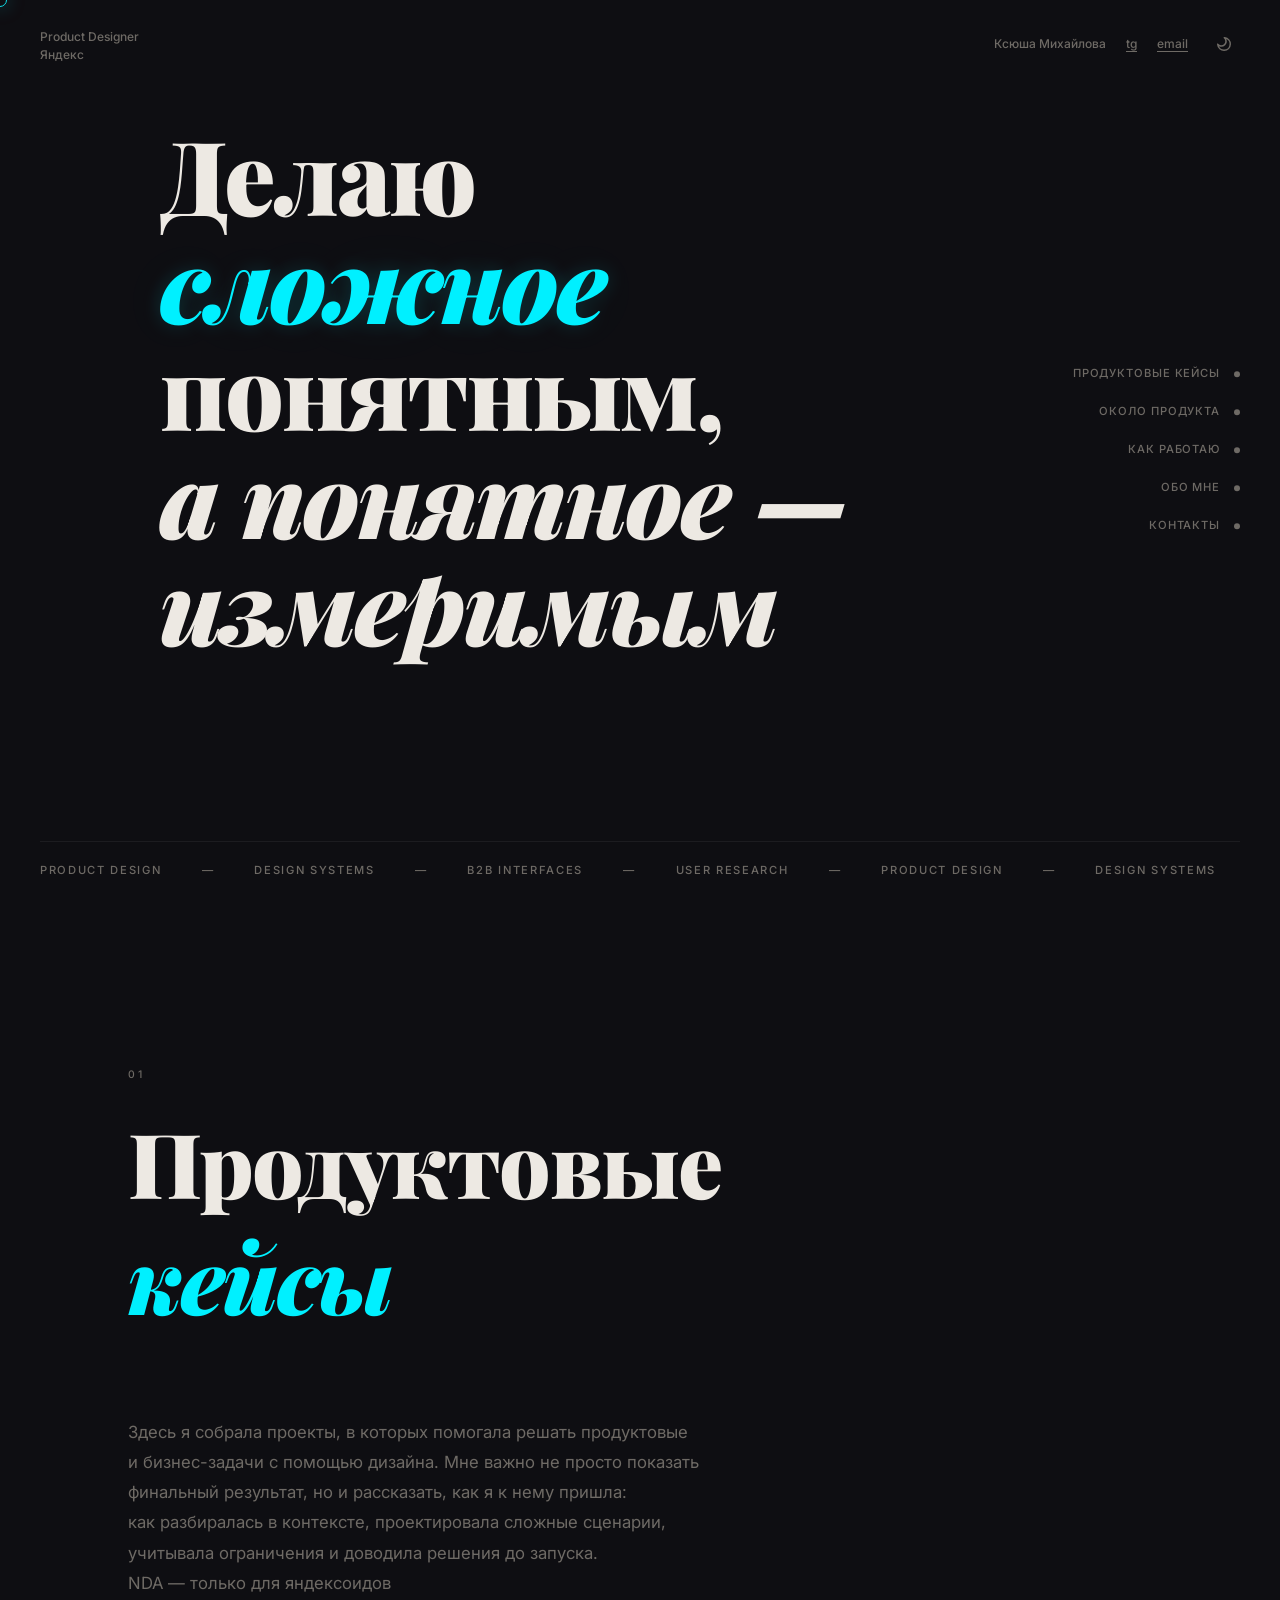
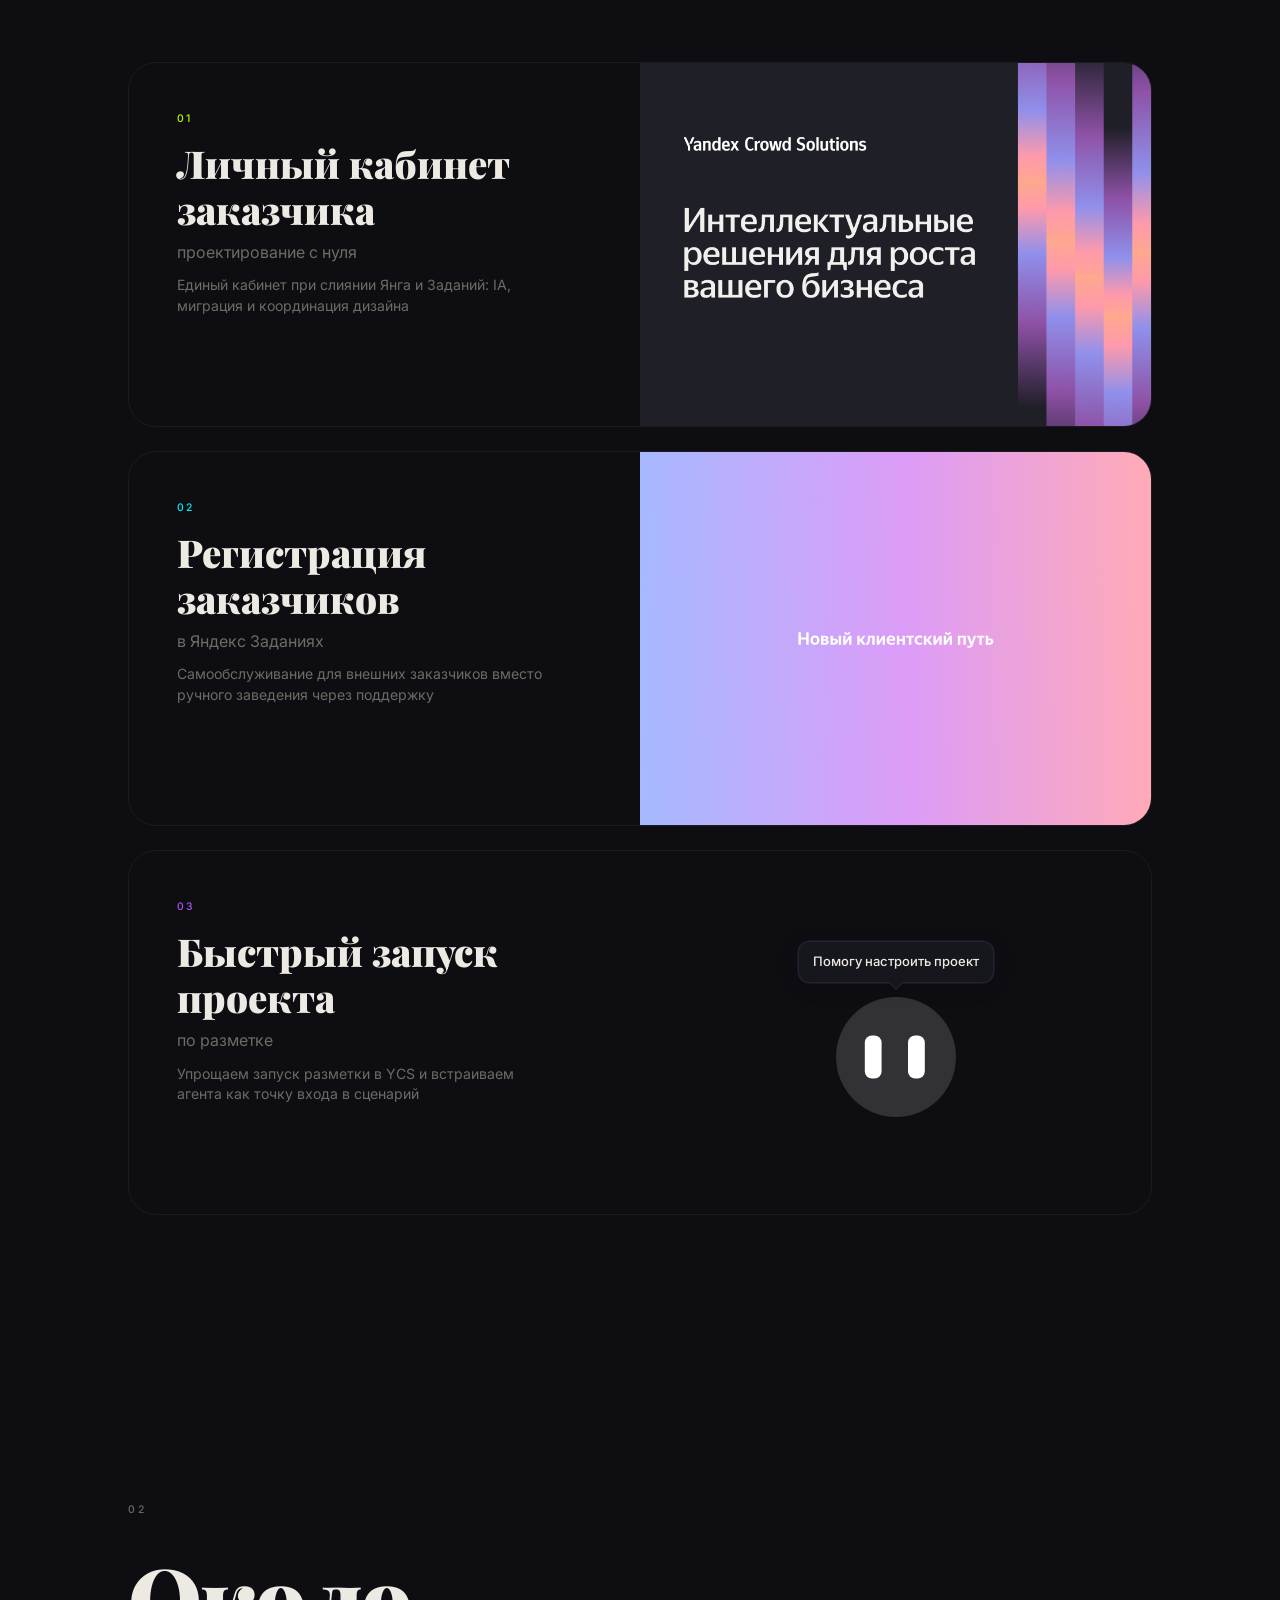
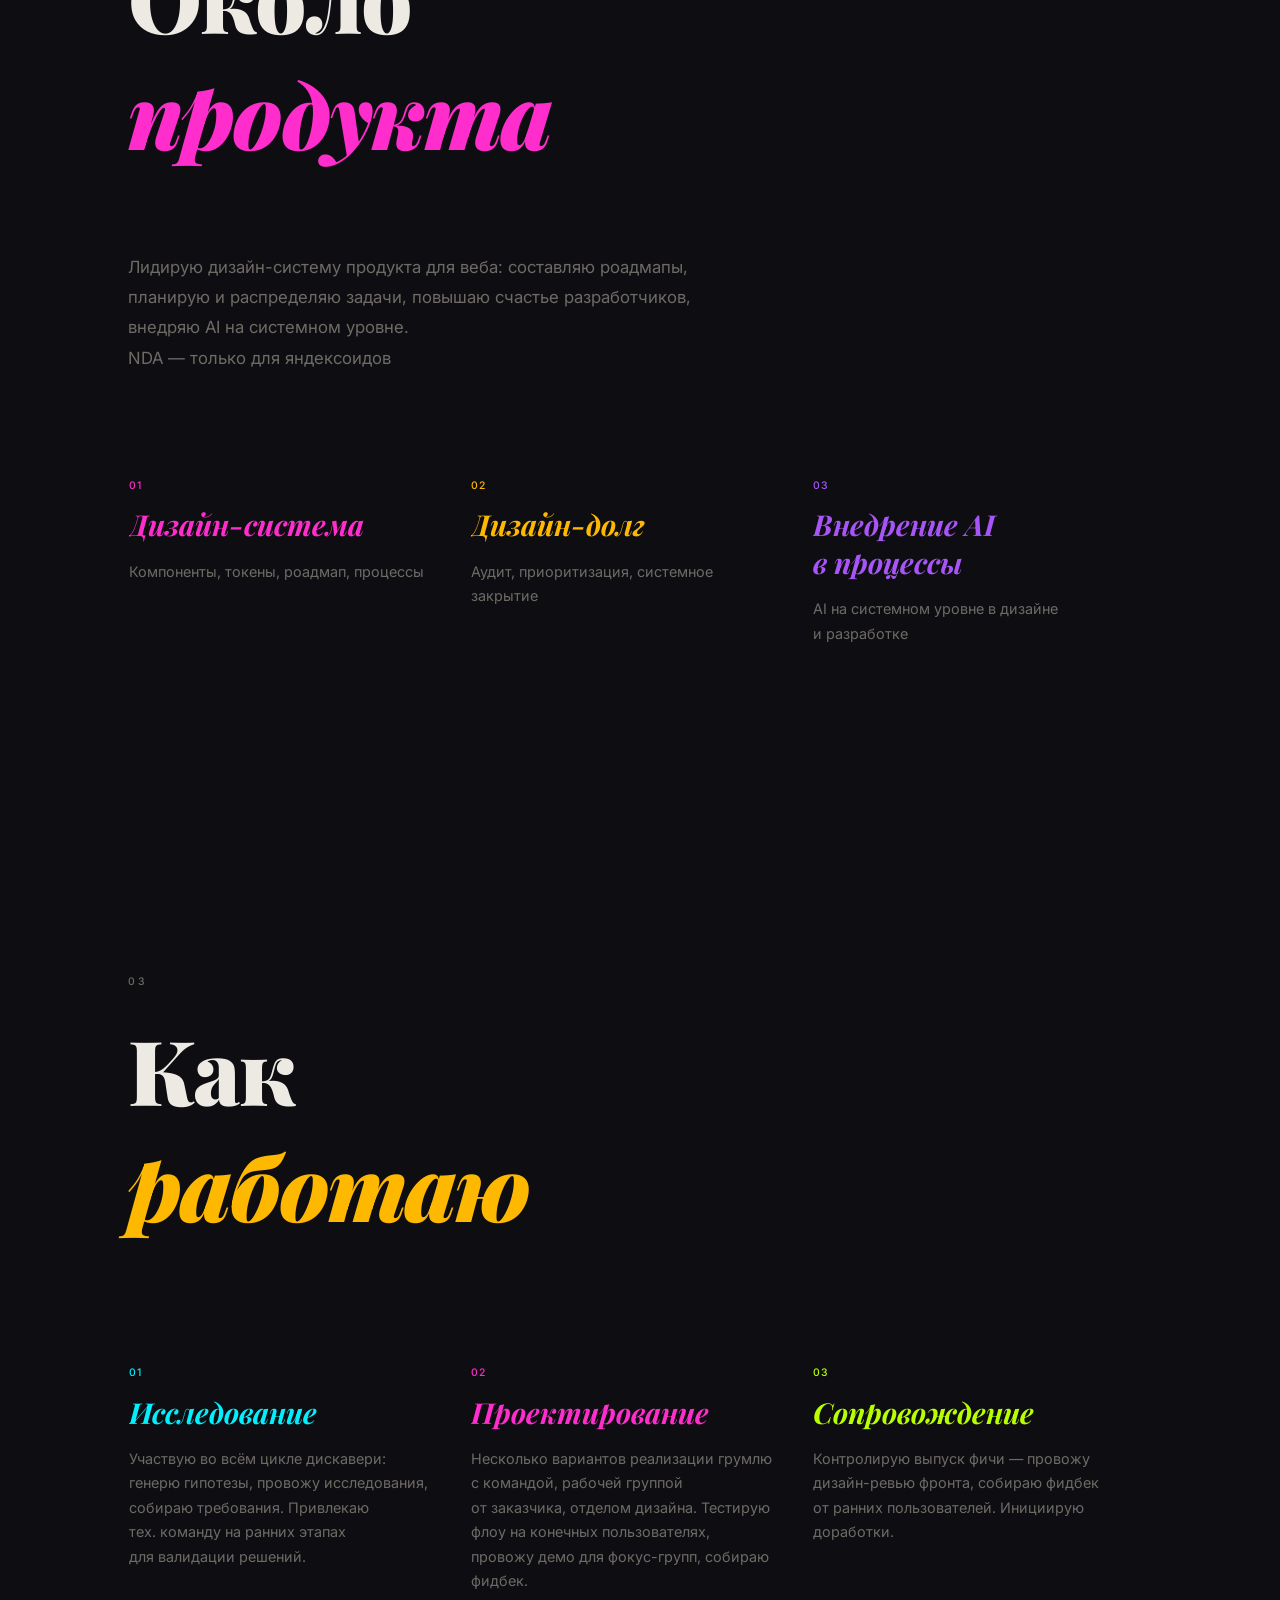
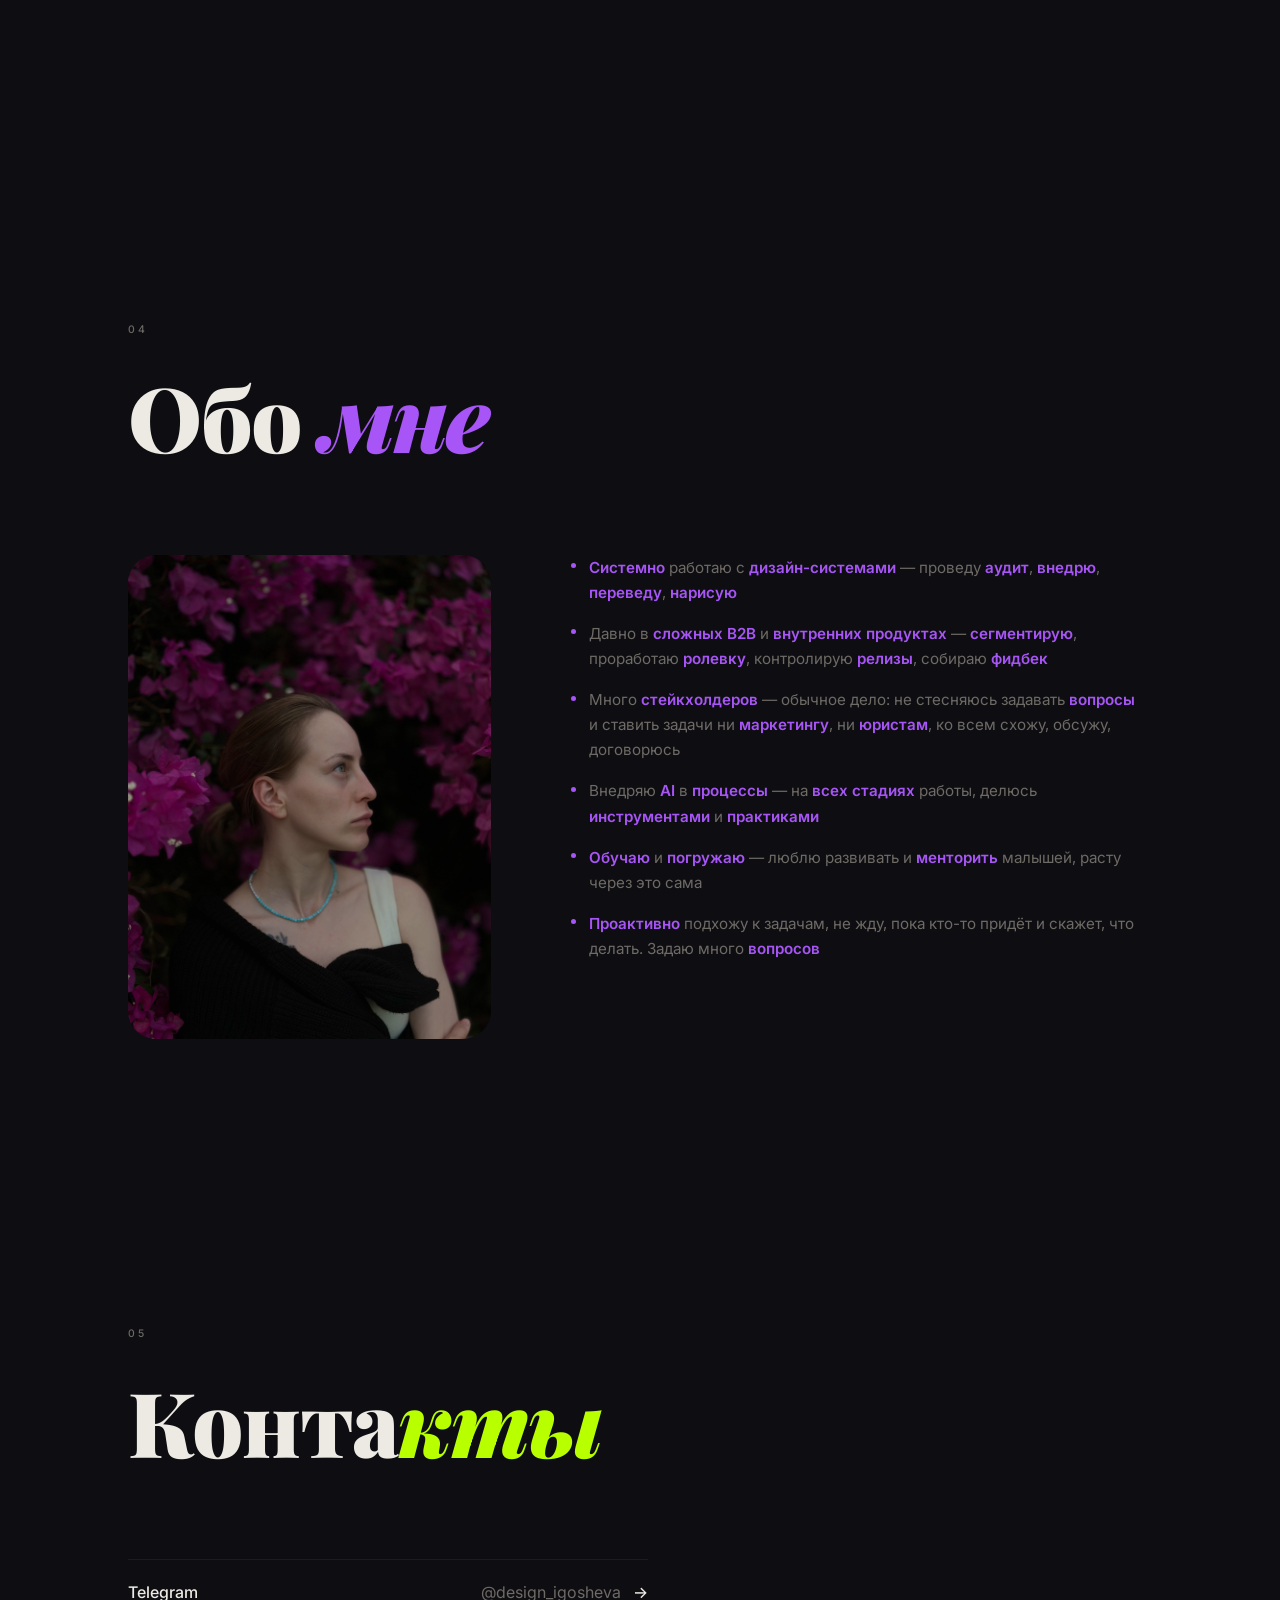
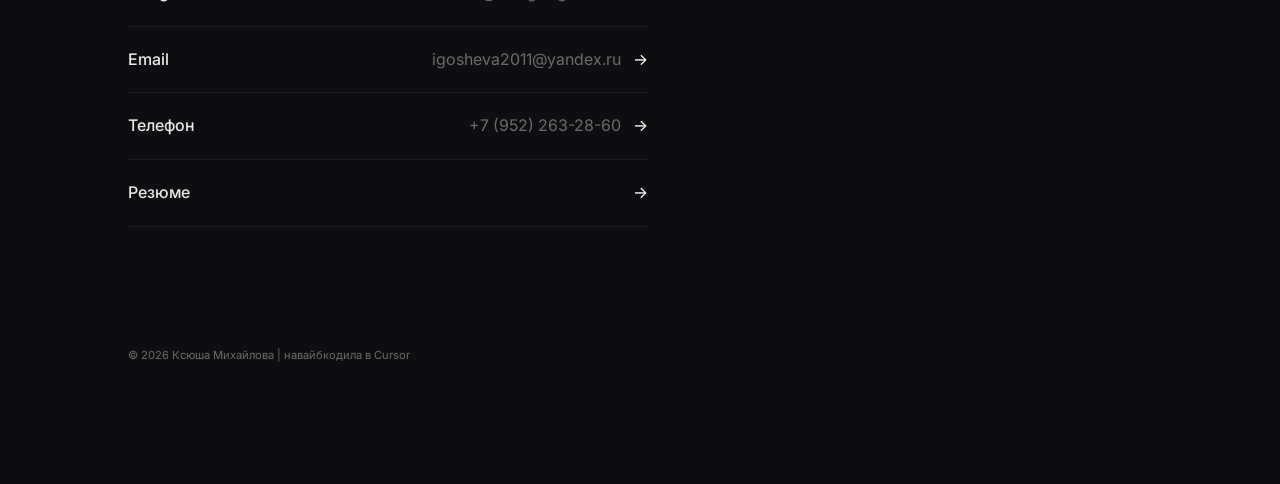
<file: case-registration.html>
<!DOCTYPE html>
<html lang="ru">
<head>
  <meta charset="UTF-8">
  <meta name="viewport" content="width=device-width, initial-scale=1.0">
  <script>
    (function () {
      try {
        if (localStorage.getItem('portfolio-nda-unlock') !== '1') {
          location.replace('index.html?view=portfolio');
        }
      } catch (e) {}
    })();
  </script>
  <title>Регистрация заказчиков — Ксюша Михайлова</title>
  <link rel="stylesheet" href="style.css">
  <link rel="preconnect" href="https://fonts.googleapis.com">
  <link rel="preconnect" href="https://fonts.gstatic.com" crossorigin>
  <link href="https://fonts.googleapis.com/css2?family=Inter:wght@400;500&family=Playfair+Display:ital,wght@0,900;1,700;1,900&display=swap" rel="stylesheet">
</head>
<body>

  <div class="cursor" aria-hidden="true"></div>

  <div class="frame-tr">
    <span class="frame-tr__name">Ксюша Михайлова</span>
    <a href="https://t.me/" class="frame-tr__link">tg</a>
    <a href="mailto:hello@example.com" class="frame-tr__link">email</a>
    <button class="theme-toggle" aria-label="Сменить тему">
      <svg class="theme-toggle__icon theme-toggle__moon" xmlns="http://www.w3.org/2000/svg" width="16" height="16" fill="none" viewBox="0 0 16 16"><path fill="currentColor" fill-rule="evenodd" d="M8 13.5a5.5 5.5 0 0 0 2.263-10.514 5.5 5.5 0 0 1-7.278 7.278A5.5 5.5 0 0 0 8 13.5M1.045 8.795a7.001 7.001 0 1 0 7.75-7.75l-.028-.003A7 7 0 0 0 8 1c-.527 0-.59.842-.185 1.18a4 4 0 0 1 .342.322A4 4 0 1 1 2.18 7.814C1.842 7.41 1 7.474 1 8a7 7 0 0 0 .045.794" clip-rule="evenodd"/></svg>
      <svg class="theme-toggle__icon theme-toggle__sun" xmlns="http://www.w3.org/2000/svg" width="16" height="16" fill="none" viewBox="0 0 16 16"><path fill="currentColor" fill-rule="evenodd" d="M8 3a.75.75 0 0 1-.75-.75V.75a.75.75 0 0 1 1.5 0v1.5A.75.75 0 0 1 8 3m0 7.5a2.5 2.5 0 1 0 0-5 2.5 2.5 0 0 0 0 5M8 12a4 4 0 1 0 0-8 4 4 0 0 0 0 8m-.75 3.25a.75.75 0 0 0 1.5 0v-1.5a.75.75 0 0 0-1.5 0zM13 8a.75.75 0 0 1 .75-.75h1.5a.75.75 0 0 1 0 1.5h-1.5A.75.75 0 0 1 13 8M.75 7.25a.75.75 0 0 0 0 1.5h1.5a.75.75 0 0 0 0-1.5zm10.786-2.786a.75.75 0 0 1 0-1.06l1.06-1.06a.75.75 0 0 1 1.06 1.06l-1.06 1.06a.75.75 0 0 1-1.06 0m-9.193 8.132a.75.75 0 0 0 1.06 1.06l1.062-1.06a.75.75 0 0 0-1.061-1.06zm9.193-1.06a.75.75 0 0 1 1.06 0l1.06 1.06a.75.75 0 0 1-1.06 1.06l-1.06-1.06a.75.75 0 0 1 0-1.06M3.404 2.343a.75.75 0 0 0-1.06 1.06l1.06 1.061a.75.75 0 1 0 1.06-1.06z" clip-rule="evenodd"/></svg>
    </button>
  </div>

  <article class="case-page">

    <a href="index.html?view=portfolio" class="case-page__back">&larr; Назад к&nbsp;портфолио</a>

    <!-- Hero -->
    <header class="case-page__hero">
      <span class="label" data-accent="cyan">Кейс 02</span>
      <h1 class="case-page__title">Регистрация<br><em data-accent="cyan">заказчиков</em></h1>
      <p class="case-page__lead">Как&nbsp;мы&nbsp;делали регистрацию для&nbsp;внешних заказчиков и&nbsp;что из&nbsp;этого вышло</p>
    </header>

    <div class="case-page__summary" data-accent="cyan">
      <span class="case-page__summary-label">Коротко о&nbsp;кейсе</span>
      <p>
        Платформа долго жила как внутренняя; внешних заказчиков заводили вручную через поддержку&nbsp;— долго, дорого и&nbsp;с&nbsp;ошибками.
      </p>
      <p>
        Задача: самообслуживающаяся регистрация, рост доли внешних заказчиков и&nbsp;выручки, снижение нагрузки на&nbsp;поддержку.
      </p>
      <p>
        <strong>Моя роль&nbsp;— дизайнер продукта:</strong> дискавери (конкуренты, бэк, интервью с&nbsp;поддержкой), сократила поля с&nbsp;15+ до&nbsp;необходимого минимума, спроектировала регистрацию в&nbsp;два этапа (сначала лёгкий вход без лишних данных, потом&nbsp;— когда клиент готов платить) и&nbsp;довела флоу до&nbsp;релиза.
      </p>
    </div>

    <figure class="case-page__figure">
      <img
        class="case-page__hero-img case-page__hero-img--dark"
        src="assets/registration-dark2.svg"
        width="1280"
        height="720"
        alt="Макет экрана регистрации заказчика, тёмная тема"
        loading="eager"
        decoding="async"
      >
      <img
        class="case-page__hero-img case-page__hero-img--light"
        src="assets/registration-light2.svg"
        width="1280"
        height="720"
        alt="Макет экрана регистрации заказчика, светлая тема"
        loading="eager"
        decoding="async"
      >
      <figcaption class="case-page__caption">
        Макет регистрации заказчика (тёмная и&nbsp;светлая тема)
      </figcaption>
    </figure>

    <!-- Что за Яндекс Задания -->
    <h2>Что ещё за&nbsp;Яндекс Задания</h2>
    <p>
      Яндекс Задания&nbsp;— платформа, где заказчики, то&nbsp;есть те, кому что-то нужно сделать,
      публикуют свои задания и&nbsp;указывают, сколько готовы за&nbsp;это заплатить. А&nbsp;другие люди,
      исполнители, выполняют эти задания и&nbsp;получают за&nbsp;это оплату.
    </p>
    <p>
      Возможно, вы&nbsp;что-то слышали о&nbsp;Толоке. Задания&nbsp;— это такая же&nbsp;платформа, только красивее.
    </p>

    <!-- Как получилось -->
    <h2>Как&nbsp;получилось, что регистрации не&nbsp;было</h2>
    <p>
      Исторически платформа разрабатывалась как&nbsp;внутренняя, то&nbsp;есть только для&nbsp;других
      сервисов Яндекса.
    </p>

    <!-- Зачем -->
    <h2>Зачем тогда регистрация</h2>
    <p>
      Когда внешним заказчикам хотелось попасть на&nbsp;платформу, поддержка заводила им&nbsp;аккаунты
      и&nbsp;проекты вручную, что, конечно, было долго и&nbsp;дорого&nbsp;— человеческий фактор, ошибки,
      потерянные заявки.
    </p>
    <p>
      Хотелось увеличить количество внешних заказчиков, а&nbsp;вместе с&nbsp;ними и&nbsp;выручку платформы.
    </p>

    <blockquote>
      Цели:<br>
      — Увеличить число внешних заказчиков<br>
      — Вырастить выручку платформы на&nbsp;ХХ%<br>
      — Снизить нагрузку на&nbsp;поддержку
    </blockquote>

    <h2>Два этапа регистрации</h2>
    <p>
      В&nbsp;то&nbsp;время, когда мы&nbsp;начали работать над регистрацией, ни&nbsp;у&nbsp;кого не&nbsp;было нормального демо: продукт нельзя было «потрогать» до&nbsp;заявки. И&nbsp;у&nbsp;конкурентов, и&nbsp;у&nbsp;нас в&nbsp;первых итерациях формы изначально просили много данных и&nbsp;документов.
    </p>
    <p>
      Поэтому мы&nbsp;разделили регистрацию на&nbsp;два этапа: сначала&nbsp;— очень простой вход, мы&nbsp;не&nbsp;просим даже телефон. Когда клиент уже готов тратить деньги, просим немного данных; чаще всего их&nbsp;нужно просто подтвердить&nbsp;— они уже есть в&nbsp;Яндекс&nbsp;ID.
    </p>

    <!-- Дискавери -->
    <h2>Дискавери</h2>
    <p>
      Дальше я&nbsp;пошла смотреть конкурентов, разобралась, что у&nbsp;нас лежит
      на&nbsp;бэке, что вылилось во&nbsp;внезапный миникастдев и&nbsp;пообщалась с&nbsp;маркетингом.
    </p>

    <h3>Озон и&nbsp;Сбер</h3>
    <p>
      Форма лидогенерации&nbsp;— собирают контакты, заполняют руками поддержки.
      Такой вариант мы&nbsp;не&nbsp;рассматривали, потому что именно от&nbsp;ручной работы хотели уйти.
    </p>
    <p class="case-page__competitor-note-text">
      Озон: на&nbsp;тот момент форма работала как&nbsp;лидогенерация; сейчас у&nbsp;них уже другая схема, скрин не&nbsp;сохранился.
    </p>

    <figure class="case-page__figure">
      <img
        class="case-page__hero-img"
        src="assets/competitor-registration-sber.png"
        width="2380"
        height="1580"
        alt="Сбер — форма лидогенерации"
        loading="lazy"
        decoding="async"
      >
      <figcaption class="case-page__caption">Сбер — лидогенерация</figcaption>
    </figure>

    <h3>Другие конкуренты</h3>
    <p>
      Форма делилась на&nbsp;форму регистрации для&nbsp;юриков и&nbsp;физиков.
    </p>
    <blockquote>
      Появилась гипотеза: если мы&nbsp;будем регистрировать всех как&nbsp;физиков, мы&nbsp;снизим
      порог входа и&nbsp;дадим возможность попробовать продукт быстрее, что увеличит конверсию
      в&nbsp;запуск первого проекта и&nbsp;положительно повлияет на&nbsp;выручку.
    </blockquote>

    <h3>Инфа от&nbsp;бэка</h3>
    <p>
      Так как&nbsp;заводить новых заказчиков мы&nbsp;уже умели (руками через поддержку), значит
      был и&nbsp;бэк. Чтобы понять, какие поля вообще есть и&nbsp;какие из&nbsp;них обязательные,
      я&nbsp;пошла к&nbsp;разработке.
    </p>
    <p>
      Оказалось, они собирают на&nbsp;вход больше 15&nbsp;полей, и&nbsp;почти все обязательные.
      «Бедная техподдержка», подумала я, взяла список полей, взяла менеджера и&nbsp;пошла к,
      собственно, лидам поддержки, выяснять, как&nbsp;и&nbsp;зачем они пользуются информацией,
      которую заполняют, когда приходит заявка.
    </p>

    <figure class="case-page__figure">
      <img
        class="case-page__hero-img"
        src="assets/legal-entity-fields.png"
        width="1327"
        height="1318"
        alt="Форма для юрлица: реквизиты, адрес, загрузка документов для снятия лимита разметок"
        loading="lazy"
        decoding="async"
      >
      <figcaption class="case-page__caption">
        Поля для юрлиц: раньше такую форму с&nbsp;адресом, реквизитами и&nbsp;пакетом документов приходилось проходить сразу. Сейчас верификация и&nbsp;документы&nbsp;— только после тысячи размеченных картинок.
      </figcaption>
    </figure>

    <blockquote>
      Гипотеза: поддержка не&nbsp;пользуется полями в&nbsp;дальнейшем, поэтому не&nbsp;заполняет
      нормально. Мы&nbsp;можем сократить количество полей для&nbsp;заполнения пользователем
      без&nbsp;ущерба работе продукта.
    </blockquote>

    <h3>Результат общения с&nbsp;поддержкой</h3>
    <p>
      Из&nbsp;всех полей важными оказались несколько, их&nbsp;мы&nbsp;решили оставить.
      Эти поля очень простые и&nbsp;не&nbsp;должны создать препятствий на&nbsp;пути новых заказчиков.
    </p>

    <figure class="case-page__figure">
      <img
        class="case-page__hero-img"
        src="assets/registration-fields-after.png"
        width="1280"
        height="800"
        alt="Реквизиты при первом пополнении: поля с подстановкой из Яндекс ID"
        loading="lazy"
        decoding="async"
      >
      <figcaption class="case-page__caption">Поля регистрации — стало</figcaption>
    </figure>

    <h3>Инсайт</h3>
    <p>
      По&nbsp;пути мы&nbsp;спросили поддержку о&nbsp;статистике регистраций&nbsp;— сколько приходит,
      сколько заканчивает. Оказалось, что огромное количество отваливается на&nbsp;этапе,
      когда поддержка просит документы.
    </p>
    <blockquote>
      Тут я&nbsp;укрепилась в&nbsp;своей гипотезе: сначала всех надо регать как&nbsp;физиков,
      давать трогать продукт, а&nbsp;потом уже просить документы&nbsp;— людям намного проще
      сделать усилие, если они понимают, для&nbsp;чего.
    </blockquote>

    <!-- Переговоры -->
    <h2>Переговоры со&nbsp;смежниками</h2>
    <p>
      Задача про&nbsp;торчащий наружу кусок продукта породила огромный виток переговоров
      с&nbsp;юристами и&nbsp;маркетологами.
    </p>
    <p>
      В&nbsp;несколько итераций мы&nbsp;утверждали формулировки согласий, чтобы они не&nbsp;были
      совсем уж&nbsp;монструозными, потом цвета элементов (брендинг отличается от&nbsp;внутренней
      дизайн-системы).
    </p>

    <!-- Что в итоге -->
    <h2>Что в&nbsp;итоге</h2>
    <p>
      Само проектирование пути и&nbsp;отрисовка макетов не&nbsp;были такими интересными&nbsp;—
      с&nbsp;этой точки зрения задача вполне стандартная. Тем не&nbsp;менее, было отрисовано
      несколько вариантов, а&nbsp;после утверждения финального вида флоу успеха, спроектированы ошибки.
    </p>
    <p>
      Актуальная <a href="https://tasks.yandex.ru/signup/requester?utm_source=ytasks_b2b_landing" target="_blank" rel="noopener noreferrer">форма регистрации заказчика</a>
      на&nbsp;Яндекс Заданиях.
    </p>

    <figure class="case-page__figure">
      <img
        class="case-page__hero-img"
        src="assets/final-mockups-overview.png"
        width="2800"
        height="2218"
        alt="Овервью финальных макетов: адаптивные экраны, UI kit, схема флоу регистрации"
        loading="lazy"
        decoding="async"
      >
      <figcaption class="case-page__caption">Овервью финальных макетов</figcaption>
    </figure>

    <div class="case-page__resources" data-accent="cyan">
      <span class="case-page__resources-label">Макеты</span>
      <ul class="case-page__resources-list">
        <li>
          <a href="https://www.figma.com/design/0ftDNcjIc6O9Z5KFRaE6fA/%D0%97%D0%B0%D0%BA%D0%B0%D0%B7%D1%87%D0%B8%D0%BA?node-id=1242-102848&amp;t=WOprzybQhBHJOoCz-1" target="_blank" rel="noopener noreferrer">Figma&nbsp;— «Заказчик», макет регистрации</a>
        </li>
        <li>
          <a href="https://www.figma.com/design/0ftDNcjIc6O9Z5KFRaE6fA/%D0%97%D0%B0%D0%BA%D0%B0%D0%B7%D1%87%D0%B8%D0%BA?node-id=2639-42225&amp;t=WOprzybQhBHJOoCz-1" target="_blank" rel="noopener noreferrer">Figma&nbsp;— «Заказчик», дополнительные экраны</a>
        </li>
      </ul>
    </div>

    <a href="index.html?view=portfolio" class="case-page__back case-page__back--bottom">&larr; Назад к&nbsp;портфолио</a>

  </article>

  <script src="script.js"></script>
</body>
</html>
</file>
<file: style.css>
/* ========================================
   Ксюша Михайлова — Portfolio v5
   Unified cards, data-accent, clean
   ======================================== */

:root {
  --bg: #0e0e12;
  --surface: #16161d;
  --text: #ede9e3;
  --muted: #6e6a65;
  --border: rgba(255, 255, 255, 0.06);
  --border-hover: rgba(255, 255, 255, 0.15);

  --neon-cyan: #00f0ff;
  --neon-magenta: #ff2dcc;
  --neon-lime: #b8ff00;
  --neon-amber: #ffb800;
  --neon-violet: #a855f7;

  --glow-cyan: 0 0 20px rgba(0, 240, 255, 0.3), 0 0 60px rgba(0, 240, 255, 0.1);
  --glow-magenta: 0 0 20px rgba(255, 45, 204, 0.3), 0 0 60px rgba(255, 45, 204, 0.1);
  --glow-lime: 0 0 20px rgba(184, 255, 0, 0.3), 0 0 60px rgba(184, 255, 0, 0.1);
  --glow-amber: 0 0 20px rgba(255, 184, 0, 0.3), 0 0 60px rgba(255, 184, 0, 0.1);
  --glow-violet: 0 0 20px rgba(168, 85, 247, 0.3), 0 0 60px rgba(168, 85, 247, 0.1);

  --serif: 'Playfair Display', 'Georgia', serif;
  --sans: 'Inter', -apple-system, sans-serif;
}

/* ---- Light theme ---- */
[data-theme="light"] {
  --bg: #f5f2ed;
  --surface: #eae6e0;
  --text: #1a1a1f;
  --muted: #7a766f;
  --border: rgba(0, 0, 0, 0.08);
  --border-hover: rgba(0, 0, 0, 0.15);

  --neon-cyan: #00b4cc;
  --neon-magenta: #e0009b;
  --neon-lime: #5ba800;
  --neon-amber: #d49000;
  --neon-violet: #7c3aed;

  --glow-cyan: 0 0 20px rgba(0, 180, 204, 0.35), 0 0 50px rgba(0, 180, 204, 0.12);
  --glow-magenta: 0 0 20px rgba(224, 0, 155, 0.35), 0 0 50px rgba(224, 0, 155, 0.12);
  --glow-lime: 0 0 20px rgba(91, 168, 0, 0.35), 0 0 50px rgba(91, 168, 0, 0.12);
  --glow-amber: 0 0 20px rgba(212, 144, 0, 0.35), 0 0 50px rgba(212, 144, 0, 0.12);
  --glow-violet: 0 0 20px rgba(124, 58, 237, 0.35), 0 0 50px rgba(124, 58, 237, 0.12);
}

/* ---- Accent mapping ---- */
[data-accent="cyan"]    { --accent: var(--neon-cyan);    --glow: var(--glow-cyan); }
[data-accent="magenta"] { --accent: var(--neon-magenta); --glow: var(--glow-magenta); }
[data-accent="lime"]    { --accent: var(--neon-lime);    --glow: var(--glow-lime); }
[data-accent="amber"]   { --accent: var(--neon-amber);   --glow: var(--glow-amber); }
[data-accent="violet"]  { --accent: var(--neon-violet);  --glow: var(--glow-violet); }

/* ========================================
   Reset & Base
   ======================================== */

*, *::before, *::after { margin: 0; padding: 0; box-sizing: border-box; }
::selection { background: var(--neon-magenta); color: var(--bg); }
html { scroll-behavior: smooth; }

body {
  font-family: var(--sans);
  background: var(--bg);
  color: var(--text);
  line-height: 1.6;
  overflow-x: hidden;
  cursor: none;
  transition: background 0.4s, color 0.4s;
}

a { color: inherit; text-decoration: none; cursor: none; }

/* ========================================
   Cursor
   ======================================== */

.cursor {
  position: fixed;
  top: 0;
  left: 0;
  width: 14px;
  height: 14px;
  border: 1.5px solid var(--neon-cyan);
  border-radius: 50%;
  pointer-events: none;
  z-index: 9999;
  mix-blend-mode: difference;
  transition: width 0.25s, height 0.25s, border-color 0.25s;
  box-shadow: var(--glow-cyan);
  will-change: transform;
}

.cursor--hover {
  width: 44px;
  height: 44px;
  border-color: var(--neon-magenta);
  box-shadow: var(--glow-magenta);
}

/* ========================================
   Screens
   ======================================== */

.screen {
  min-height: 100vh;
}

.screen[hidden] {
  display: none;
}

/* ---- Splash ---- */
.splash {
  display: flex;
  align-items: center;
  justify-content: center;
  padding: 40px;
}

.splash__content {
  text-align: center;
}

.splash__name {
  font-family: var(--serif);
  font-size: clamp(3rem, 7vw, 6rem);
  font-weight: 900;
  line-height: 1.2;
  margin-bottom: 12px;
  opacity: 0;
  animation: fadeUp 0.8s ease 0.1s forwards;
}

.splash__role {
  font-size: 1rem;
  font-weight: 500;
  color: var(--muted);
  letter-spacing: 0.1em;
  text-transform: uppercase;
  margin-bottom: 24px;
  opacity: 0;
  animation: fadeUp 0.8s ease 0.25s forwards;
}

.splash__desc {
  font-size: 1rem;
  color: var(--muted);
  line-height: 1.7;
  max-width: 420px;
  margin: 0 auto 40px;
  opacity: 0;
  animation: fadeUp 0.8s ease 0.3s forwards;
}

.splash__buttons {
  display: flex;
  gap: 16px;
  justify-content: center;
  flex-wrap: wrap;
  opacity: 0;
  animation: fadeUp 0.8s ease 0.45s forwards;
}

.splash__btn {
  font-family: var(--sans);
  font-size: 0.9rem;
  font-weight: 500;
  padding: 16px 36px;
  border: 1px solid var(--border-hover);
  border-radius: 100px;
  background: transparent;
  color: var(--text);
  cursor: none;
  transition: border-color 0.3s, box-shadow 0.3s, color 0.3s;
}

.splash__btn:hover {
  border-color: var(--accent);
  color: var(--accent);
  box-shadow: var(--glow);
}

.splash__btn-wrap {
  display: flex;
  flex-direction: column;
  align-items: center;
  gap: 10px;
}

.splash__hint {
  font-size: 0.75rem;
  color: var(--muted);
  opacity: 0;
  transition: opacity 0.3s;
}

.splash__btn-wrap:hover .splash__hint {
  opacity: 1;
}

/* Splash fade-out */
.splash--leaving {
  animation: fadeOut 0.5s ease forwards;
}

/* ---- Password screen ---- */
.password-screen {
  display: flex;
  align-items: center;
  justify-content: center;
  padding: 40px;
}

.password-screen[hidden] {
  display: none;
}

.password-screen__content {
  text-align: center;
  max-width: 440px;
  width: 100%;
  opacity: 0;
  animation: fadeUp 0.6s ease 0.1s forwards;
}

.password-screen__title {
  font-family: var(--serif);
  font-size: clamp(1.8rem, 4vw, 3rem);
  font-weight: 900;
  line-height: 1.3;
  margin-bottom: 12px;
}

.password-screen__sub {
  font-size: 0.95rem;
  color: var(--muted);
  margin-bottom: 40px;
  line-height: 1.6;
}

.password-screen__field {
  display: flex;
  gap: 8px;
  margin-bottom: 20px;
}

.password-screen__input {
  flex: 1;
  font-family: var(--sans);
  font-size: 1rem;
  padding: 14px 20px;
  border: 1px solid var(--border-hover);
  border-radius: 100px;
  background: transparent;
  color: var(--text);
  outline: none;
  transition: border-color 0.3s, box-shadow 0.3s;
}

.password-screen__input:focus {
  border-color: var(--neon-cyan);
  box-shadow: var(--glow-cyan);
}

.password-screen__input--error {
  border-color: var(--neon-magenta) !important;
  box-shadow: var(--glow-magenta) !important;
  animation: shake 0.4s ease;
}

.password-screen__submit {
  width: 48px;
  height: 48px;
  border: 1px solid var(--border-hover);
  border-radius: 50%;
  background: transparent;
  color: var(--text);
  font-size: 1.1rem;
  cursor: none;
  transition: border-color 0.3s, color 0.3s;
  flex-shrink: 0;
}

.password-screen__submit:hover {
  border-color: var(--neon-cyan);
  color: var(--neon-cyan);
}

.password-screen__error {
  font-size: 0.85rem;
  color: var(--neon-magenta);
  line-height: 1.6;
}

.password-screen__error a {
  color: var(--neon-cyan);
  text-decoration: underline;
  text-underline-offset: 3px;
}

/* Password screen fade-out */
.password-screen--leaving {
  animation: fadeOut 0.5s ease forwards;
}

/* ---- Portfolio screen ---- */
.portfolio {
  position: relative;
}

.portfolio[hidden] {
  display: none;
}

/* Name in header — starts invisible, animates in */
#header-name {
  font-size: 0.75rem;
  font-weight: 500;
  color: var(--muted);
}

#header-name[hidden] {
  display: none;
}

/* NDA notes — hideable */
.nda-note {
  /* visible by default */
}

/* Yandex mode: hide NDA notes, show NDA CTAs */
body.yandex-mode .nda-note { display: none; }
body.yandex-mode .case-card__cta--public { display: none !important; }
body.yandex-mode .card__arrow--public { display: none !important; }

/* Public mode (default): hide NDA CTAs, show public */
.case-card__cta--nda { display: none; }
.card__arrow--nda { display: none; }
.case-card__cta--public { display: block; }
.card__arrow--public { display: block; }

body.yandex-mode .case-card__cta--nda { display: block; }
body.yandex-mode .card__arrow--nda { display: block; }

@keyframes fadeUp {
  from { opacity: 0; transform: translateY(20px); }
  to { opacity: 1; transform: translateY(0); }
}

@keyframes fadeOut {
  to { opacity: 0; transform: translateY(-20px); }
}

@keyframes shake {
  0%, 100% { transform: translateX(0); }
  20% { transform: translateX(-8px); }
  40% { transform: translateX(8px); }
  60% { transform: translateX(-6px); }
  80% { transform: translateX(6px); }
}

/* ========================================
   Frame (persistent UI)
   ======================================== */

.frame-tl {
  position: fixed;
  top: 28px;
  left: 40px;
  font-size: 0.75rem;
  font-weight: 500;
  color: var(--muted);
  line-height: 1.5;
  z-index: 90;
}

.frame-tr {
  position: fixed;
  top: 28px;
  right: 40px;
  display: flex;
  align-items: center;
  gap: 20px;
  z-index: 90;
}

.frame-tr__name {
  font-size: 0.75rem;
  font-weight: 500;
  color: var(--muted);
  transition: color 0.3s;
}

.frame-tr__name:hover { color: var(--neon-cyan); }

.frame-tr__link {
  font-size: 0.75rem;
  font-weight: 500;
  color: var(--muted);
  text-decoration: underline;
  text-underline-offset: 3px;
  transition: color 0.2s;
}

.frame-tr__link:hover { color: var(--neon-cyan); }

/* Theme toggle */
.theme-toggle {
  width: 32px;
  height: 32px;
  border: none;
  background: transparent;
  cursor: none;
  display: flex;
  align-items: center;
  justify-content: center;
  color: var(--muted);
  transition: color 0.3s;
}

.theme-toggle:hover { color: var(--neon-cyan); }

.theme-toggle__icon { width: 16px; height: 16px; }

/* Dark: show moon, hide sun */
.theme-toggle__sun { display: none; }
.theme-toggle__moon { display: block; }

[data-theme="light"] .theme-toggle__sun { display: block; }
[data-theme="light"] .theme-toggle__moon { display: none; }

/* ========================================
   Side Navigation
   ======================================== */

.side-nav {
  position: fixed;
  right: 40px;
  top: 50%;
  transform: translateY(-50%);
  z-index: 90;
  display: flex;
  flex-direction: column;
  align-items: flex-end;
  gap: 20px;
}

.side-nav__link {
  font-size: 0.7rem;
  font-weight: 500;
  letter-spacing: 0.08em;
  text-transform: uppercase;
  color: var(--muted);
  position: relative;
  padding-right: 20px;
  transition: color 0.3s;
}

.side-nav__link::after {
  content: '';
  position: absolute;
  right: 0;
  top: 50%;
  width: 6px;
  height: 6px;
  border-radius: 50%;
  background: var(--muted);
  transform: translateY(-50%);
  transition: background 0.3s, box-shadow 0.3s, width 0.3s, height 0.3s;
}

.side-nav__link:hover,
.side-nav__link.active { color: var(--neon-cyan); }

.side-nav__link.active::after {
  background: var(--neon-cyan);
  box-shadow: var(--glow-cyan);
  width: 8px;
  height: 8px;
}

.side-nav__link:hover::after { background: var(--neon-cyan); }

/* ========================================
   Shared: Label
   ======================================== */

.label {
  display: inline-block;
  font-size: 0.65rem;
  font-weight: 500;
  letter-spacing: 0.25em;
  text-transform: uppercase;
  color: var(--muted);
  margin-bottom: 20px;
}

/* ========================================
   HERO
   ======================================== */

.hero {
  min-height: 100vh;
  display: flex;
  flex-direction: column;
  justify-content: center;
  padding: 120px 40px 0;
}

.hero__content {
  max-width: 1100px;
  margin-left: 10%;
}

.hero__title { display: flex; flex-direction: column; }

.hero__line {
  font-family: var(--serif);
  font-weight: 900;
  font-size: clamp(3.2rem, 8vw, 8rem);
  line-height: 1.05;
  letter-spacing: -0.02em;
  opacity: 0;
  transform: translateY(60px);
  animation: revealLine 0.9s cubic-bezier(0.23, 1, 0.32, 1) forwards;
}

.hero__line:nth-child(1) { animation-delay: 0.1s; }
.hero__line:nth-child(2) { animation-delay: 0.2s; }
.hero__line:nth-child(3) { animation-delay: 0.3s; }
.hero__line:nth-child(4) { animation-delay: 0.4s; }

.hero__line--italic { font-style: italic; }

.hero__line--glow {
  color: var(--neon-cyan);
  text-shadow: 0 0 20px rgba(0, 240, 255, 0.15), 0 0 60px rgba(0, 240, 255, 0.06);
}

.hero__marquee {
  margin-top: auto;
  border-top: 1px solid var(--border);
  padding: 20px 0;
  overflow: hidden;
  display: flex;
}

.marquee__track {
  display: flex;
  gap: 40px;
  padding-right: 40px;
  white-space: nowrap;
  flex-shrink: 0;
  animation: marquee 20s linear infinite;
  font-size: 0.7rem;
  font-weight: 500;
  letter-spacing: 0.15em;
  text-transform: uppercase;
  color: var(--muted);
}

/* ========================================
   Section (shared)
   ======================================== */

.section {
  padding: 160px 40px 120px;
  padding-left: max(40px, 10%);
  padding-right: max(40px, 10%);
  position: relative;
}

.section__head { margin-bottom: 80px; overflow: visible; }

.section__title {
  font-family: var(--serif);
  font-size: clamp(3rem, 7vw, 7rem);
  font-weight: 900;
  line-height: 1.3;
  letter-spacing: -0.02em;
}

.section__title em {
  font-style: italic;
  color: var(--accent);
}

.section__head {
  width: 100%;
  box-sizing: border-box;
}

.section__desc {
  font-size: 1.05rem;
  line-height: 1.8;
  color: var(--muted);
  max-width: 600px;
  margin-bottom: 64px;
  margin-left: 0;
  padding-left: 0;
  padding-right: 0;
  box-sizing: border-box;
}

/* ========================================
   CASE CARD — spotlight glow
   ======================================== */

.cases__list {
  display: flex;
  flex-direction: column;
  gap: 24px;
}

.case-card {
  position: relative;
  display: grid;
  grid-template-columns: 1fr 1fr;
  gap: 0;
  padding: 0;
  border: 1px solid var(--border);
  border-radius: 28px;
  overflow: hidden;
  transition: border-color 0.5s ease, box-shadow 0.5s ease;
  cursor: none;
}

.case-card:hover {
  border-color: color-mix(in srgb, var(--accent) 40%, transparent);
  box-shadow: 0 0 30px color-mix(in srgb, var(--accent) 10%, transparent);
}

/* Spotlight glow that follows cursor */
.case-card__glow {
  position: absolute;
  inset: 0;
  opacity: 0;
  transition: opacity 0.4s;
  pointer-events: none;
  background: radial-gradient(
    400px circle at var(--mouse-x, 50%) var(--mouse-y, 50%),
    color-mix(in srgb, var(--accent) 12%, transparent),
    transparent 70%
  );
}

.case-card:hover .case-card__glow {
  opacity: 1;
}

.case-card__content {
  position: relative;
  z-index: 1;
  display: flex;
  flex-direction: column;
  padding: 48px;
}

.case-card__title {
  font-family: var(--serif);
  font-size: clamp(1.8rem, 3vw, 2.8rem);
  font-weight: 900;
  line-height: 1.2;
  margin-bottom: 8px;
  transition: color 0.3s;
}

.case-card:hover .case-card__title {
  color: var(--accent);
}

.case-card__sub {
  font-size: 1rem;
  color: var(--muted);
  margin-bottom: 10px;
}

.case-card__summary {
  font-size: 0.88rem;
  line-height: 1.45;
  color: var(--muted);
  margin: 0 0 16px 0;
  max-width: 42ch;
}

.case-card__cta {
  font-size: 0.85rem;
  font-weight: 500;
  color: var(--accent);
  margin-top: auto;
  padding-top: 24px;
  opacity: 0;
  transform: translateY(6px);
  transition: opacity 0.3s, transform 0.3s;
}

.case-card:hover .case-card__cta {
  opacity: 1;
  transform: translateY(0);
}

.case-card__preview {
  position: relative;
  z-index: 1;
  display: flex;
  align-items: stretch;
}

.case-card__preview .mockup-placeholder {
  width: 100%;
  aspect-ratio: auto;
  border-radius: 0;
}

/* Robot inside card preview */
.case-card__preview--robot {
  display: flex;
  flex-direction: column;
  align-items: center;
  justify-content: center;
  gap: 14px;
  min-height: 200px;
}

/* Интро-бабл (как в прототипе YCS, см. CopilotRobotEmbed/copilot-robot-prototype-layout.css) */
.case-card__preview--robot .copilot-intro-bubble--card {
  position: relative;
  max-width: min(220px, 100%);
  padding: 10px 14px 12px;
  border-radius: 12px;
  background: var(--surface);
  border: 1px solid var(--border);
  box-shadow:
    0 4px 20px rgba(0, 0, 0, 0.12),
    0 0 0 1px rgba(168, 85, 247, 0.12);
  z-index: 2;
}

[data-theme="light"] .case-card__preview--robot .copilot-intro-bubble--card {
  box-shadow:
    0 4px 20px rgba(0, 0, 0, 0.06),
    0 0 0 1px rgba(124, 58, 237, 0.1);
}

.case-card__preview--robot .copilot-intro-bubble-text {
  display: block;
  font-size: 13px;
  font-weight: 500;
  line-height: 1.4;
  color: var(--text);
  text-align: center;
}

/* Хвостик к кнопке-роботу */
.case-card__preview--robot .copilot-intro-bubble--card::after {
  content: '';
  position: absolute;
  left: 50%;
  bottom: -6px;
  width: 10px;
  height: 10px;
  margin-left: -5px;
  background: var(--surface);
  border-right: 1px solid var(--border);
  border-bottom: 1px solid var(--border);
  transform: rotate(45deg);
}

.case-card__preview--robot .copilot-robot-root {
  position: static;
}

.case-card__preview--robot .copilot-trigger {
  position: static !important;
  width: 120px !important;
  height: 120px !important;
  box-shadow: none !important;
  cursor: default !important;
  pointer-events: none;
}

.case-card__preview--robot .copilot-face {
  width: 120px !important;
  height: 120px !important;
}

.case-card__preview--robot .copilot-face-bg,
.case-card__preview--robot .copilot-face-svg {
  width: 120px !important;
  height: 120px !important;
}

.case-card__preview--robot .copilot-face-svg {
  viewBox: 0 0 50 50;
}

.case-card__img {
  width: 100%;
  height: 100%;
  object-fit: cover;
  /* Иначе при узкой колонке cover режет левый край (логотип/заголовок на макете) */
  object-position: left center;
  border-radius: 0;
}

/* Dark theme: show dark image, hide light */
.case-card__img--light { display: none; }
.case-card__img--dark { display: block; }

[data-theme="light"] .case-card__img--light { display: block; }
[data-theme="light"] .case-card__img--dark { display: none; }

/* ========================================
   CARD — unified component
   ======================================== */

.card {
  border: 1px solid var(--border);
  border-radius: 28px;
  padding: 40px;
  position: relative;
  overflow: hidden;
  transition: border-color 0.5s ease, box-shadow 0.5s ease, transform 0.4s ease;
}

.card::before {
  content: '';
  position: absolute;
  inset: 0;
  opacity: 0;
  transition: opacity 0.5s;
  background: radial-gradient(
    ellipse at 50% 100%,
    color-mix(in srgb, var(--accent) 8%, transparent),
    transparent 70%
  );
  pointer-events: none;
}

.card:hover {
  border-color: var(--accent);
  transform: translateY(-3px);
  box-shadow: var(--glow);
}

.card:hover::before {
  opacity: 1;
}

.card > * {
  position: relative;
  z-index: 1;
}

.card--static {
  border-color: transparent;
  cursor: auto;
}

.card--static:hover {
  transform: none;
  box-shadow: none;
  border-color: transparent;
}

.card--static::before { display: none; }

/* Arrow / CTA (appears on hover) */
.card__arrow {
  position: absolute;
  bottom: 20px;
  right: 24px;
  font-size: 0.85rem;
  font-weight: 500;
  color: var(--accent);
  opacity: 0;
  transform: translateY(4px);
  transition: opacity 0.3s, transform 0.3s;
}

.card:hover .card__arrow {
  opacity: 1;
  transform: translateY(0);
}

/* Label inside card */
.card__label {
  font-size: 0.65rem;
  font-weight: 500;
  letter-spacing: 0.15em;
  text-transform: uppercase;
  color: var(--accent);
  display: block;
  margin-bottom: 12px;
}

/* Card description */
.card__desc {
  font-size: 0.9rem;
  color: var(--muted);
  line-height: 1.7;
  transition: color 0.3s;
}



/* ---- Vertical card (cases, DS, process) ---- */
.card--vertical {
  display: flex;
  flex-direction: column;
}

.card__step-title {
  font-family: var(--serif);
  font-size: 1.8rem;
  font-weight: 700;
  font-style: italic;
  line-height: 1.3;
  margin-top: 0;
  margin-bottom: 16px;
  color: var(--accent);
}

/* Сетки «Около продукта» и «Как работаю»: левый край текста совпадает с абзацем .section__desc */
.ds__grid .card.card--static,
.process__steps .card.card--static {
  padding: 40px 36px 40px 0;
}

.ds__grid .card__label,
.process__steps .card__label {
  letter-spacing: 0.06em;
}

/* ========================================
   Cases list
   ======================================== */


/* ========================================
   Около продукта
   ======================================== */

.ds__grid {
  display: grid;
  grid-template-columns: repeat(3, 1fr);
  gap: 2px; /* как .process__steps */
}

/* ========================================
   Process
   ======================================== */

.process__steps {
  display: grid;
  grid-template-columns: repeat(3, 1fr);
  gap: 2px;
}

/* ========================================
   About
   ======================================== */

.about__layout {
  display: grid;
  grid-template-columns: 1fr 1.6fr;
  gap: 80px;
  align-items: start;
}

.about__photo-wrap {
  position: relative;
  width: 100%;
  aspect-ratio: 3/4;
  border-radius: 28px;
  overflow: hidden;
}

.about__photo-img {
  width: 100%;
  height: 100%;
  object-fit: cover;
}

.about__photo-wrap::after {
  content: '';
  position: absolute;
  inset: 0;
  background: rgba(0, 0, 0, 0.25);
  transition: opacity 0.4s;
}

[data-theme="light"] .about__photo-wrap::after {
  opacity: 0;
}

.about__quote {
  font-family: var(--serif);
  font-size: clamp(1.6rem, 3vw, 2.6rem);
  font-weight: 700;
  font-style: italic;
  line-height: 1.35;
  margin-bottom: 32px;
  color: var(--accent);
}

.about__text { margin-bottom: 40px; }

.about__text p {
  font-size: 1rem;
  line-height: 1.8;
  color: var(--muted);
  margin-bottom: 16px;
}

.about__text p:first-child {
  color: var(--muted);
}

.about__list {
  list-style: none;
  padding: 0;
  margin: 0;
  display: flex;
  flex-direction: column;
  gap: 16px;
}

.about__list li {
  font-size: 0.95rem;
  line-height: 1.65;
  color: var(--muted);
  padding-left: 1.15rem;
  position: relative;
}

.about__list li::before {
  content: '';
  position: absolute;
  left: 0;
  top: 0.55em;
  width: 5px;
  height: 5px;
  border-radius: 50%;
  background: var(--neon-violet);
}

.about__list strong {
  color: var(--accent);
  font-weight: 600;
}

.about__looking {
  margin-bottom: 0;
}

.about__looking-title {
  font-family: var(--serif);
  font-size: 1.4rem;
  font-weight: 700;
  font-style: italic;
  margin-bottom: 16px;
  color: var(--accent);
}

.about__pills {
  display: flex;
  flex-wrap: wrap;
  gap: 10px;
}

.pill {
  padding: 10px 24px;
  font-size: 0.85rem;
  font-weight: 500;
  border: 1px solid color-mix(in srgb, var(--accent) 30%, transparent);
  border-radius: 100px;
  color: var(--text);
  transition: border-color 0.3s, box-shadow 0.3s;
}

.pill:hover {
  border-color: var(--accent);
  box-shadow: var(--glow);
}

/* ========================================
   Contact
   ======================================== */

.contact__layout { max-width: 520px; }
.contact__list { display: flex; flex-direction: column; overflow: visible; }

/* Кастомные тултипы: нативный title при cursor: none на body часто не показывается */
.contact [data-tooltip] {
  position: relative;
  z-index: 0;
}

.contact [data-tooltip]:hover,
.contact [data-tooltip]:focus-visible {
  z-index: 10050;
}

.contact [data-tooltip]::after {
  content: attr(data-tooltip);
  position: absolute;
  left: 50%;
  bottom: calc(100% + 10px);
  transform: translate3d(-50%, 6px, 0);
  padding: 7px 12px;
  font-size: 0.75rem;
  font-weight: 500;
  line-height: 1.2;
  color: var(--text);
  background: var(--surface);
  border: 1px solid var(--border-hover);
  border-radius: 8px;
  box-shadow: 0 10px 28px rgba(0, 0, 0, 0.45);
  white-space: nowrap;
  pointer-events: none;
  opacity: 0;
  visibility: hidden;
  transition: opacity 0.18s ease, visibility 0.18s ease, transform 0.18s ease;
  z-index: 1;
}

[data-theme="light"] .contact [data-tooltip]::after {
  box-shadow: 0 10px 28px rgba(0, 0, 0, 0.12);
}

.contact [data-tooltip]:hover::after,
.contact [data-tooltip]:focus-visible::after {
  opacity: 1;
  visibility: visible;
  transform: translate3d(-50%, 0, 0);
}

.contact-row {
  display: flex;
  align-items: center;
  justify-content: space-between;
  padding: 20px 0;
  border-bottom: 1px solid var(--border);
  font-size: 1rem;
  font-weight: 500;
  transition: padding-left 0.3s, color 0.3s;
  overflow: visible;
}

.contact-row:first-child { border-top: 1px solid var(--border); }
.contact-row:hover { padding-left: 12px; color: var(--neon-cyan); }
.contact-row__arrow { transition: transform 0.3s; display: inline-block; }
.contact-row:hover .contact-row__arrow { transform: translateX(6px); }

.contact-row__label { flex-shrink: 0; }

.contact-row__tail {
  display: inline-flex;
  align-items: center;
  justify-content: flex-end;
  flex-grow: 1;
  min-width: 0;
  gap: 12px;
}

.contact-row__value-btn {
  margin: 0;
  padding: 0;
  border: none;
  background: none;
  font: inherit;
  font-weight: 400;
  color: var(--muted);
  text-align: right;
  cursor: pointer;
  max-width: 100%;
}

.contact-row__value-btn .contact-row__value {
  word-break: break-word;
}

.contact-row__value { color: inherit; }
.contact-row__value-btn.contact-row--copy:hover .contact-row__value { color: var(--neon-cyan); }
.contact-row__value-btn.contact-row--copied .contact-row__value { color: var(--neon-lime); }

.contact-row__go {
  flex-shrink: 0;
  padding: 4px 0 4px 4px;
  margin: -4px 0 -4px -4px;
  color: inherit;
  text-decoration: none;
}

.contact-row--link {
  justify-content: space-between;
}

.footer__copy {
  margin-top: 120px;
  font-size: 0.7rem;
  color: var(--muted);
}

/* ========================================
   Animations
   ======================================== */

@keyframes revealLine {
  to { opacity: 1; transform: translateY(0); }
}

@keyframes marquee {
  0% { transform: translateX(0); }
  100% { transform: translateX(-100%); }
}

.reveal {
  opacity: 0;
  transform: translateY(40px);
  transition: opacity 0.8s cubic-bezier(0.23, 1, 0.32, 1),
              transform 0.8s cubic-bezier(0.23, 1, 0.32, 1);
}

.reveal.visible {
  opacity: 1;
  transform: translateY(0);
}


/* ========================================
   Case Page (longread)
   ======================================== */

.case-page {
  max-width: 720px;
  margin: 0 auto;
  padding: 140px 40px 80px;
}

.case-page__back {
  display: inline-block;
  font-size: 0.8rem;
  font-weight: 500;
  color: var(--muted);
  margin-bottom: 48px;
  transition: color 0.2s;
}

.case-page__back:hover {
  color: var(--text);
}

.case-page__back--bottom {
  margin-top: 80px;
  margin-bottom: 0;
}

.case-page__hero {
  margin-bottom: 56px;
}

.case-page__title {
  font-family: var(--serif);
  font-size: clamp(2.5rem, 5vw, 4rem);
  font-weight: 900;
  line-height: 1.2;
  margin-bottom: 16px;
}

.case-page__title em {
  font-style: italic;
  color: var(--accent);
}

.case-page__lead {
  font-size: 1.15rem;
  line-height: 1.7;
  color: var(--muted);
}

.case-page__summary {
  margin: 28px 0 40px 0;
  padding: 20px 24px;
  background: var(--surface);
  border: 1px solid var(--border);
  border-radius: 12px;
  border-left-width: 3px;
}

.case-page__summary[data-accent="cyan"] {
  border-left-color: var(--neon-cyan);
}

.case-page__summary[data-accent="violet"] {
  border-left-color: var(--neon-violet);
}

.case-page__summary[data-accent="lime"] {
  border-left-color: var(--neon-lime);
}

.case-page__summary-label {
  display: block;
  font-size: 0.72rem;
  font-weight: 500;
  letter-spacing: 0.08em;
  text-transform: uppercase;
  color: var(--muted);
  margin-bottom: 12px;
}

.case-page__summary p {
  font-size: 0.98rem;
  line-height: 1.65;
  margin-bottom: 12px;
}

.case-page__summary p:last-child {
  margin-bottom: 0;
}

.case-page__summary strong {
  color: var(--text);
  font-weight: 600;
}

.case-page__resources {
  margin: 48px 0 40px 0;
  padding: 16px 20px;
  background: var(--surface);
  border: 1px solid var(--border);
  border-radius: 12px;
  border-left-width: 3px;
}

.case-page__resources[data-accent="cyan"] {
  border-left-color: var(--neon-cyan);
}

.case-page__resources[data-accent="violet"] {
  border-left-color: var(--neon-violet);
}

.case-page__resources[data-accent="lime"] {
  border-left-color: var(--neon-lime);
}

.case-page__resources-label {
  display: block;
  font-size: 0.72rem;
  font-weight: 500;
  letter-spacing: 0.08em;
  text-transform: uppercase;
  color: var(--muted);
  margin-bottom: 10px;
}

.case-page__resources-list {
  list-style: none;
  margin: 0;
  padding: 0;
}

.case-page__resources-list li {
  margin-bottom: 8px;
  font-size: 0.98rem;
  line-height: 1.5;
}

.case-page__resources-list li:last-child {
  margin-bottom: 0;
}

.case-page .case-page__resources-list a {
  font-weight: 500;
  color: var(--text);
}

.case-page .case-page__resources[data-accent="cyan"] a:hover {
  color: var(--neon-cyan);
}

.case-page .case-page__resources[data-accent="lime"] a:hover {
  color: var(--neon-lime);
}

.case-page .case-page__resources[data-accent="violet"] a:hover {
  color: var(--neon-violet);
}

.case-page h2 {
  font-family: var(--serif);
  font-size: 1.6rem;
  font-weight: 900;
  line-height: 1.3;
  margin-top: 64px;
  margin-bottom: 20px;
}

.case-page h3 {
  font-family: var(--serif);
  font-size: 1.15rem;
  font-weight: 700;
  font-style: italic;
  line-height: 1.4;
  margin-top: 40px;
  margin-bottom: 12px;
  color: var(--text);
}

.case-page p {
  font-size: 1rem;
  line-height: 1.8;
  color: var(--muted);
  margin-bottom: 16px;
}

/* Inline links in case body (как у .frame-tr__link) */
.case-page a:not(.case-page__back) {
  color: inherit;
  text-decoration: underline;
  text-underline-offset: 3px;
  transition: color 0.2s;
}

.case-page a:not(.case-page__back):hover {
  color: var(--neon-cyan);
}

.case-page blockquote {
  font-family: var(--serif);
  font-size: 1.05rem;
  font-style: italic;
  line-height: 1.7;
  color: var(--text);
  padding: 24px 0 24px 24px;
  margin: 32px 0;
  border-left: 2px solid var(--neon-cyan);
}

.case-page blockquote[data-accent="violet"] {
  border-left-color: var(--neon-violet);
}

.case-page__pull-label {
  font-style: normal;
  font-weight: 500;
  font-family: var(--sans);
  font-size: 0.75rem;
  letter-spacing: 0.06em;
  text-transform: uppercase;
  color: var(--muted);
}

.case-page__list {
  margin: 0 0 24px 0;
  padding-left: 1.35rem;
  font-size: 1rem;
  line-height: 1.75;
  color: var(--muted);
}

.case-page__list li {
  margin-bottom: 10px;
}

.case-page__list li:last-child {
  margin-bottom: 0;
}

.case-page__figure {
  margin: 40px 0;
}

.case-page__competitor-note-text {
  margin: 0 0 20px;
  font-size: 0.85rem;
  line-height: 1.55;
  color: var(--muted);
}

.case-page__figure .mockup-placeholder {
  border-radius: 16px;
}

.case-page__figure--flow {
  margin: 28px 0 40px;
}

.case-flow {
  overflow-x: auto;
  overflow-y: hidden;
  -webkit-overflow-scrolling: touch;
  padding: 18px 8px 22px;
  margin: 0 -4px;
  border-radius: 16px;
  border: 1px solid var(--border);
  background: var(--surface);
}

.case-flow__track {
  display: flex;
  flex-direction: row;
  align-items: stretch;
  width: max-content;
  gap: 0;
  min-height: 52px;
  padding: 2px 8px 6px;
}

.case-flow__step {
  flex-shrink: 0;
  align-self: center;
  padding: 10px 12px;
  max-width: 152px;
  text-align: center;
  font-size: 0.78rem;
  line-height: 1.35;
  font-weight: 500;
  color: var(--text);
  border: 1px solid var(--border);
  border-radius: 10px;
  background: var(--bg);
}

.case-flow[data-accent="violet"] .case-flow__step {
  border-color: rgba(168, 85, 247, 0.4);
  box-shadow: 0 0 0 1px rgba(168, 85, 247, 0.08);
}

.case-flow__step--end {
  border-color: var(--neon-violet);
  box-shadow: var(--glow-violet);
}

.case-flow__arrow {
  flex-shrink: 0;
  align-self: center;
  display: flex;
  align-items: center;
  color: var(--neon-violet);
  opacity: 0.45;
  padding: 0 2px;
}

.case-flow__arrow svg {
  display: block;
}

[data-theme="light"] .case-flow__step {
  background: #fff;
  border-color: rgba(124, 58, 237, 0.25);
}

/* ---- Agent iteration mini-schemes (case quick-launch) ---- */
.agent-scheme-grid {
  display: grid;
  grid-template-columns: repeat(2, minmax(0, 1fr));
  gap: 16px;
  margin: 28px 0 36px;
}

@media (max-width: 720px) {
  .agent-scheme-grid {
    grid-template-columns: 1fr;
  }
}

.agent-scheme-grid figure {
  margin: 0;
}

.agent-scheme-card {
  margin: 0;
  padding: 16px 14px 18px;
  border: 1px solid var(--border);
  border-radius: 14px;
  background: var(--surface);
  border-left: 3px solid var(--neon-violet);
  box-shadow: 0 0 0 1px rgba(168, 85, 247, 0.06);
}

.agent-scheme-card__label {
  display: block;
  font-size: 0.68rem;
  font-weight: 500;
  letter-spacing: 0.1em;
  text-transform: uppercase;
  color: var(--muted);
  margin-bottom: 14px;
}

.agent-scheme-card__diagram {
  min-height: 108px;
  display: flex;
  flex-direction: column;
  align-items: stretch;
  justify-content: center;
  gap: 10px;
}

.agent-scheme-card__diagram--stack {
  align-items: center;
}

.agent-scheme-row {
  display: flex;
  flex-direction: row;
  flex-wrap: nowrap;
  align-items: center;
  justify-content: center;
  gap: 6px;
}

.agent-scheme-row--wrap {
  flex-wrap: wrap;
}

.agent-scheme-row--stack {
  justify-content: center;
}

.agent-scheme-box {
  display: inline-block;
  padding: 10px 12px;
  border-radius: 10px;
  border: 1px solid rgba(168, 85, 247, 0.45);
  background: var(--bg);
  font-size: 0.74rem;
  line-height: 1.35;
  font-weight: 500;
  text-align: center;
  color: var(--text);
  max-width: 118px;
}

.agent-scheme-box--wide {
  max-width: 200px;
}

.agent-scheme-arrow {
  flex-shrink: 0;
  color: var(--neon-violet);
  opacity: 0.55;
  font-size: 1rem;
  line-height: 1;
}

.agent-scheme-arrow--vert {
  display: block;
  text-align: center;
  margin-bottom: 2px;
}

.agent-scheme-arrow--down {
  display: block;
  text-align: center;
  line-height: 1;
}

.agent-scheme-note {
  display: flex;
  flex-direction: column;
  align-items: flex-end;
  margin-top: 4px;
  padding-right: 0;
  width: 100%;
}

.agent-scheme-note--up {
  align-items: center;
  max-width: 220px;
  margin-left: auto;
  margin-right: auto;
}

.agent-scheme-note__text {
  font-size: 0.7rem;
  line-height: 1.35;
  color: var(--muted);
  text-align: center;
}

.agent-scheme-hint {
  margin: 10px 0 0;
  font-size: 0.72rem;
  line-height: 1.45;
  color: var(--muted);
  text-align: center;
}

[data-theme="light"] .agent-scheme-box {
  background: #fff;
}

/* ---- Compare screenshots (case dashboard: Задания vs Янг) ---- */
.case-page__compare-grid {
  display: grid;
  grid-template-columns: repeat(2, minmax(0, 1fr));
  gap: 14px;
  margin: 28px 0 8px;
  align-items: start;
}

.case-page__figure--compare {
  margin: 0;
}

@media (max-width: 900px) {
  .case-page__compare-grid {
    grid-template-columns: 1fr;
  }
}

.case-page__compare-note {
  margin: 0 0 32px;
  font-size: 0.85rem;
  line-height: 1.5;
  color: var(--muted);
}

/* ---- IA map (case dashboard) ---- */
.case-page__figure.case-ia {
  margin-top: 24px;
}

.case-ia__diagram {
  padding: 22px 18px 24px;
  border-radius: 16px;
  border: 1px solid var(--border);
  background: var(--surface);
}

.case-ia__root {
  display: block;
  width: fit-content;
  max-width: 100%;
  margin: 0 auto;
  padding: 12px 28px;
  border-radius: 12px;
  font-size: 0.95rem;
  font-weight: 600;
  text-align: center;
  color: var(--text);
  border: 1px solid rgba(184, 255, 0, 0.45);
  box-shadow: 0 0 0 1px rgba(184, 255, 0, 0.08);
  background: var(--bg);
}

.case-ia[data-accent="lime"] .case-ia__root {
  border-color: rgba(184, 255, 0, 0.55);
}

.case-ia__stem {
  width: 2px;
  height: 18px;
  margin: 0 auto;
  border-radius: 1px;
  background: linear-gradient(180deg, var(--neon-lime), rgba(184, 255, 0, 0.25));
  opacity: 0.85;
}

.case-ia__branches {
  display: grid;
  grid-template-columns: repeat(auto-fill, minmax(200px, 1fr));
  gap: 12px;
  margin-top: 14px;
}

@media (min-width: 900px) {
  .case-ia__card--wide {
    grid-column: span 2;
  }
}

@media (max-width: 899px) {
  .case-ia__card--wide {
    grid-column: span 1;
  }
}

.case-ia__card {
  margin: 0;
  padding: 14px 12px 16px;
  border-radius: 12px;
  border: 1px solid var(--border);
  border-left: 3px solid var(--neon-lime);
  background: var(--bg);
}

.case-ia__title {
  margin: 0 0 10px;
  font-size: 0.82rem;
  font-weight: 600;
  line-height: 1.35;
  color: var(--text);
}

.case-ia__badge {
  display: inline-block;
  margin-left: 4px;
  padding: 2px 6px;
  border-radius: 4px;
  font-size: 0.62rem;
  font-weight: 600;
  letter-spacing: 0.04em;
  vertical-align: middle;
  color: var(--bg);
  background: var(--neon-lime);
}

[data-theme="light"] .case-ia__badge {
  color: #0f1408;
}

.case-ia__leaves {
  margin: 0;
  padding: 0;
  list-style: none;
  font-size: 0.78rem;
  line-height: 1.45;
  color: var(--muted);
}

.case-ia__leaves li {
  position: relative;
  padding-left: 12px;
}

.case-ia__leaves li::before {
  content: "";
  position: absolute;
  left: 0;
  top: 0.55em;
  width: 4px;
  height: 4px;
  border-radius: 50%;
  background: var(--neon-lime);
  opacity: 0.65;
}

.case-page__hero-img {
  width: 100%;
  height: auto;
  display: block;
  border-radius: 16px;
}

.case-page__video {
  max-height: min(80vh, 900px);
  object-fit: contain;
  background: var(--surface);
}

.case-page__hero-img--light {
  display: none;
}

.case-page__hero-img--dark {
  display: block;
}

[data-theme="light"] .case-page__hero-img--light {
  display: block;
}

[data-theme="light"] .case-page__hero-img--dark {
  display: none;
}

.case-page__caption {
  margin-top: 12px;
  font-size: 0.8rem;
  line-height: 1.5;
  color: var(--muted);
}

/* ========================================
   Responsive
   ======================================== */

@media (max-width: 1024px) {
  .side-nav {
    position: fixed;
    left: 0;
    right: 0;
    top: auto;
    bottom: 0;
    transform: none;
    flex-direction: row;
    justify-content: center;
    gap: 0;
    background: color-mix(in srgb, var(--bg) 92%, transparent);
    backdrop-filter: blur(16px);
    -webkit-backdrop-filter: blur(16px);
    padding: 14px 16px;
    border-top: 1px solid var(--border);
  }

  .side-nav__link {
    padding: 8px 12px;
    padding-right: 12px;
    font-size: 0.6rem;
  }

  .side-nav__link::after { display: none; }
}

@media (max-width: 900px) {
  body { cursor: auto; }
  .cursor { display: none; }

  .frame-tl { top: 20px; left: 20px; font-size: 0.65rem; }
  .frame-tr { top: 20px; right: 20px; gap: 12px; }
  .frame-tr__name { font-size: 0.85rem; }
  .frame-tr__link { display: none; }

  .hero { padding: 100px 20px 0; }
  .hero__content { margin-left: 0; }

  .section {
    padding: 100px 20px 80px;
    padding-left: 20px;
    padding-right: 20px;
  }

  .section__title { font-size: clamp(2.5rem, 10vw, 4rem); }

  .case-card {
    grid-template-columns: 1fr;
  }

  .case-card__preview {
    max-height: min(260px, 42vw);
  }

  .case-card__cta {
    opacity: 1;
    transform: translateY(0);
  }

  .ds__grid { grid-template-columns: 1fr; gap: 0; }
  .process__steps { grid-template-columns: 1fr; gap: 0; }

  .ds__grid .card.card--static,
  .process__steps .card.card--static {
    padding-left: 0;
    padding-right: 0;
  }

  .about__layout { grid-template-columns: 1fr; gap: 40px; }
  .about__photo { max-width: 260px; }
}

@media (max-width: 480px) {
  .hero__line { font-size: 2.5rem; }
  .card__name { font-size: 2rem; }
  .card__metrics { flex-direction: column; gap: 16px; }
  .about__pills { flex-direction: column; }
  .pill { text-align: center; }
}
</file>
<file: copilot-robot.css>
/**
 * Copilot Robot — плавающая кнопка + опционально сайдбар.
 * Подключите после базовых стилей приложения. Классы с префиксом .copilot-*.
 */

.copilot-robot-root {
  --cr-z: 1000;
}

.copilot-robot-root .copilot-trigger {
  position: fixed;
  right: 24px;
  bottom: 24px;
  z-index: var(--cr-z);
  width: 56px;
  height: 56px;
  padding: 0;
  border: none;
  border-radius: 50%;
  cursor: pointer;
  background: transparent;
  box-shadow: 0 4px 24px rgba(0, 0, 0, 0.18);
  transition: transform 0.2s ease, box-shadow 0.2s ease;
}

.copilot-robot-root .copilot-trigger:hover {
  transform: scale(1.05);
  box-shadow: 0 6px 28px rgba(0, 0, 0, 0.22);
}

.copilot-robot-root .copilot-trigger:active {
  transform: scale(0.98);
}

.copilot-robot-root .copilot-trigger:focus-visible {
  outline: 3px solid #93c5fd;
  outline-offset: 3px;
}

.copilot-robot-root .copilot-trigger[aria-expanded="true"] {
  transform: scale(0.96);
  box-shadow: 0 2px 16px rgba(0, 0, 0, 0.14);
}

.copilot-robot-root .copilot-face {
  position: relative;
  width: 56px;
  height: 56px;
  display: flex;
  align-items: center;
  justify-content: center;
  pointer-events: none;
}

.copilot-robot-root .copilot-face-bg {
  width: 50px;
  height: 50px;
  display: block;
  position: absolute;
  z-index: 0;
}

.copilot-robot-root .copilot-face-svg {
  width: 50px;
  height: 50px;
  display: block;
  position: absolute;
  z-index: 1;
}

.copilot-robot-root .copilot-face-svg .copilot-eye-group {
  transition: transform 0.08s ease-out;
}

@media (prefers-reduced-motion: reduce) {
  .copilot-robot-root .copilot-face-svg .copilot-eye-group {
    transition: none;
  }
  .copilot-robot-root .copilot-trigger {
    transition: none;
  }
}

.copilot-robot-root .copilot-backdrop {
  position: fixed;
  inset: 0;
  z-index: calc(var(--cr-z) + 1);
  background: rgba(15, 23, 42, 0.35);
  backdrop-filter: blur(2px);
  opacity: 0;
  visibility: hidden;
  transition: opacity 0.25s ease, visibility 0.25s ease;
}

.copilot-robot-root .copilot-backdrop.is-open {
  opacity: 1;
  visibility: visible;
}

.copilot-robot-root .copilot-sidebar {
  position: fixed;
  top: 0;
  right: 0;
  z-index: calc(var(--cr-z) + 2);
  width: min(420px, 100vw);
  height: 100vh;
  height: 100dvh;
  background: #fff;
  box-shadow: -12px 0 40px rgba(15, 23, 42, 0.12);
  transform: translateX(100%);
  transition: transform 0.3s cubic-bezier(0.32, 0.72, 0, 1);
  display: flex;
  flex-direction: column;
}

.copilot-robot-root .copilot-sidebar.is-open {
  transform: translateX(0);
}

@media (prefers-reduced-motion: reduce) {
  .copilot-robot-root .copilot-backdrop,
  .copilot-robot-root .copilot-sidebar {
    transition: none;
  }
}

.copilot-robot-root .copilot-sidebar-header {
  display: flex;
  align-items: center;
  justify-content: space-between;
  padding: 16px 18px;
  border-bottom: 1px solid #e2e8f0;
  flex-shrink: 0;
}

.copilot-robot-root .copilot-sidebar-title {
  margin: 0;
  font-size: 17px;
  font-weight: 600;
  color: #0f172a;
}

.copilot-robot-root .copilot-sidebar-close {
  width: 36px;
  height: 36px;
  border: none;
  border-radius: 8px;
  background: #f1f5f9;
  color: #475569;
  font-size: 22px;
  line-height: 1;
  cursor: pointer;
  display: grid;
  place-items: center;
}

.copilot-robot-root .copilot-sidebar-close:hover {
  background: #e2e8f0;
  color: #0f172a;
}

.copilot-robot-root .copilot-sidebar-body {
  flex: 1;
  overflow: auto;
  padding: 20px 18px;
  color: #64748b;
  font-size: 14px;
  line-height: 1.55;
}
</file>
